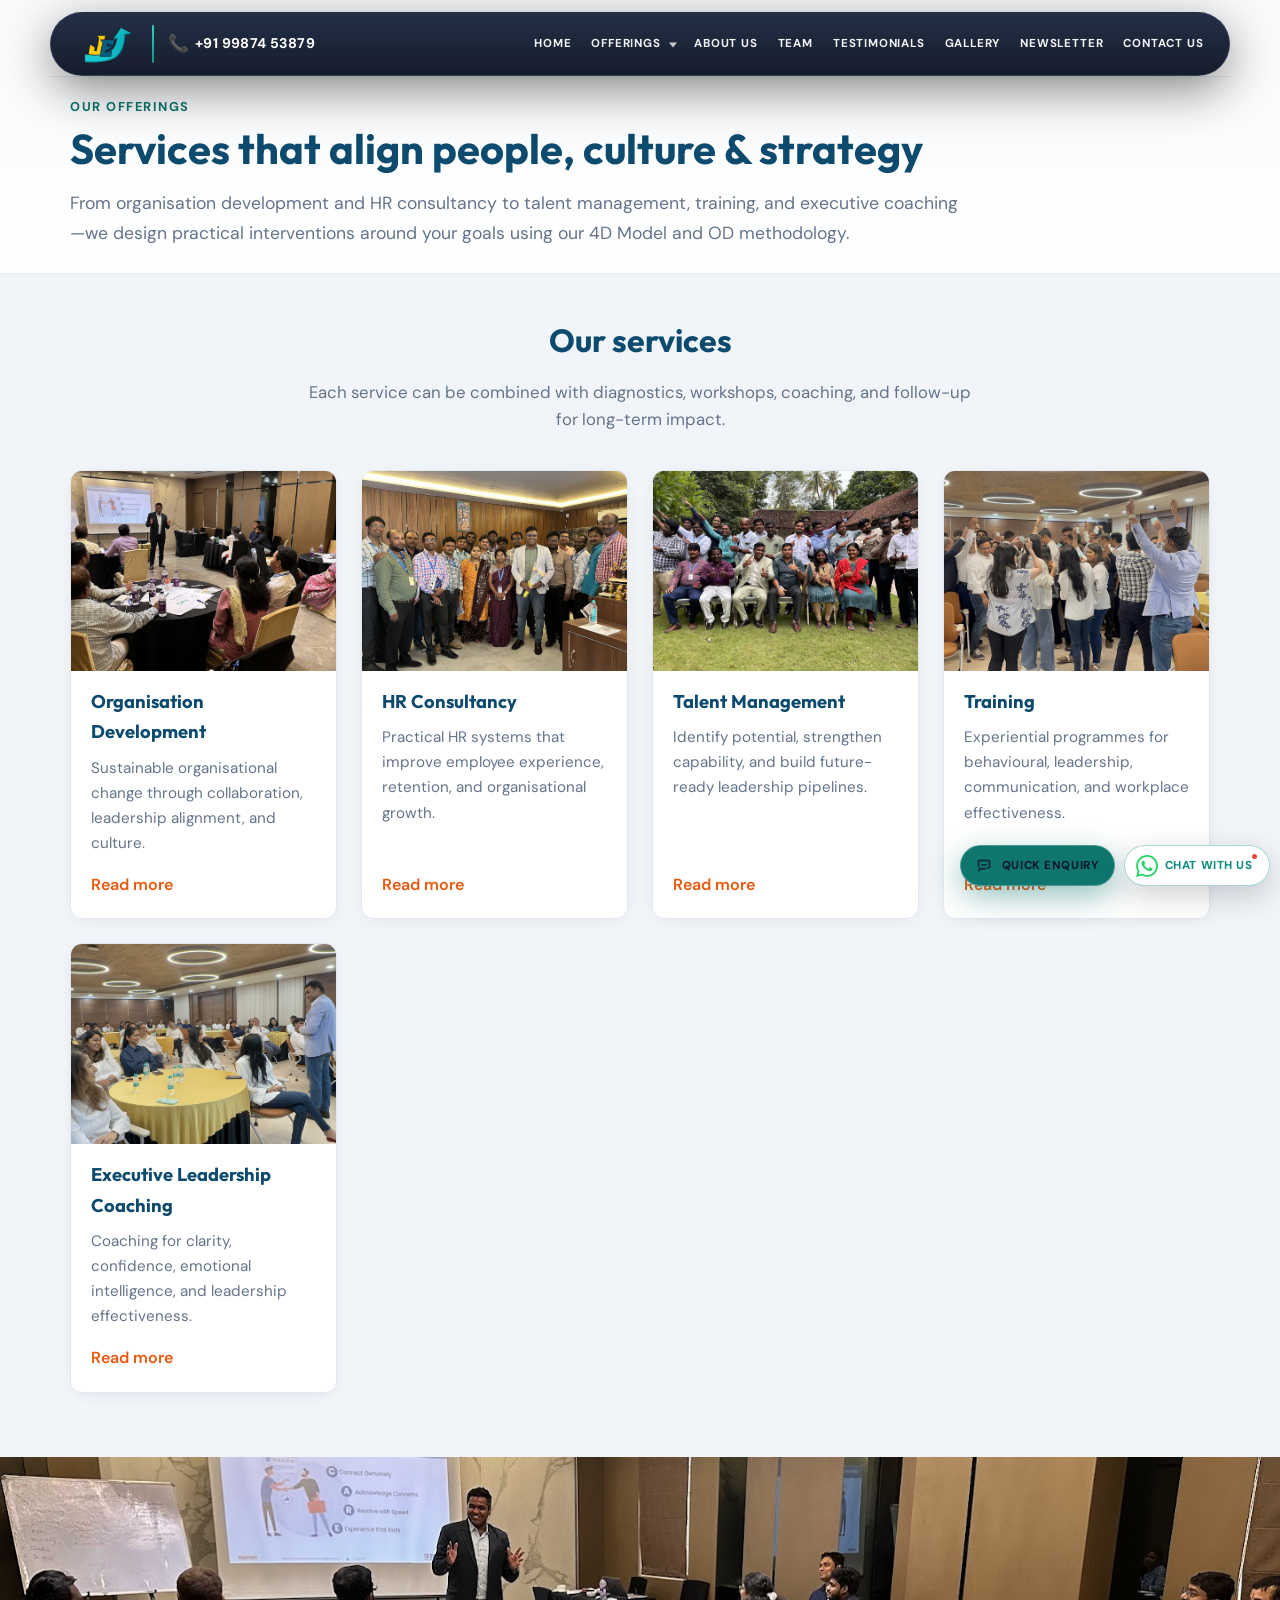
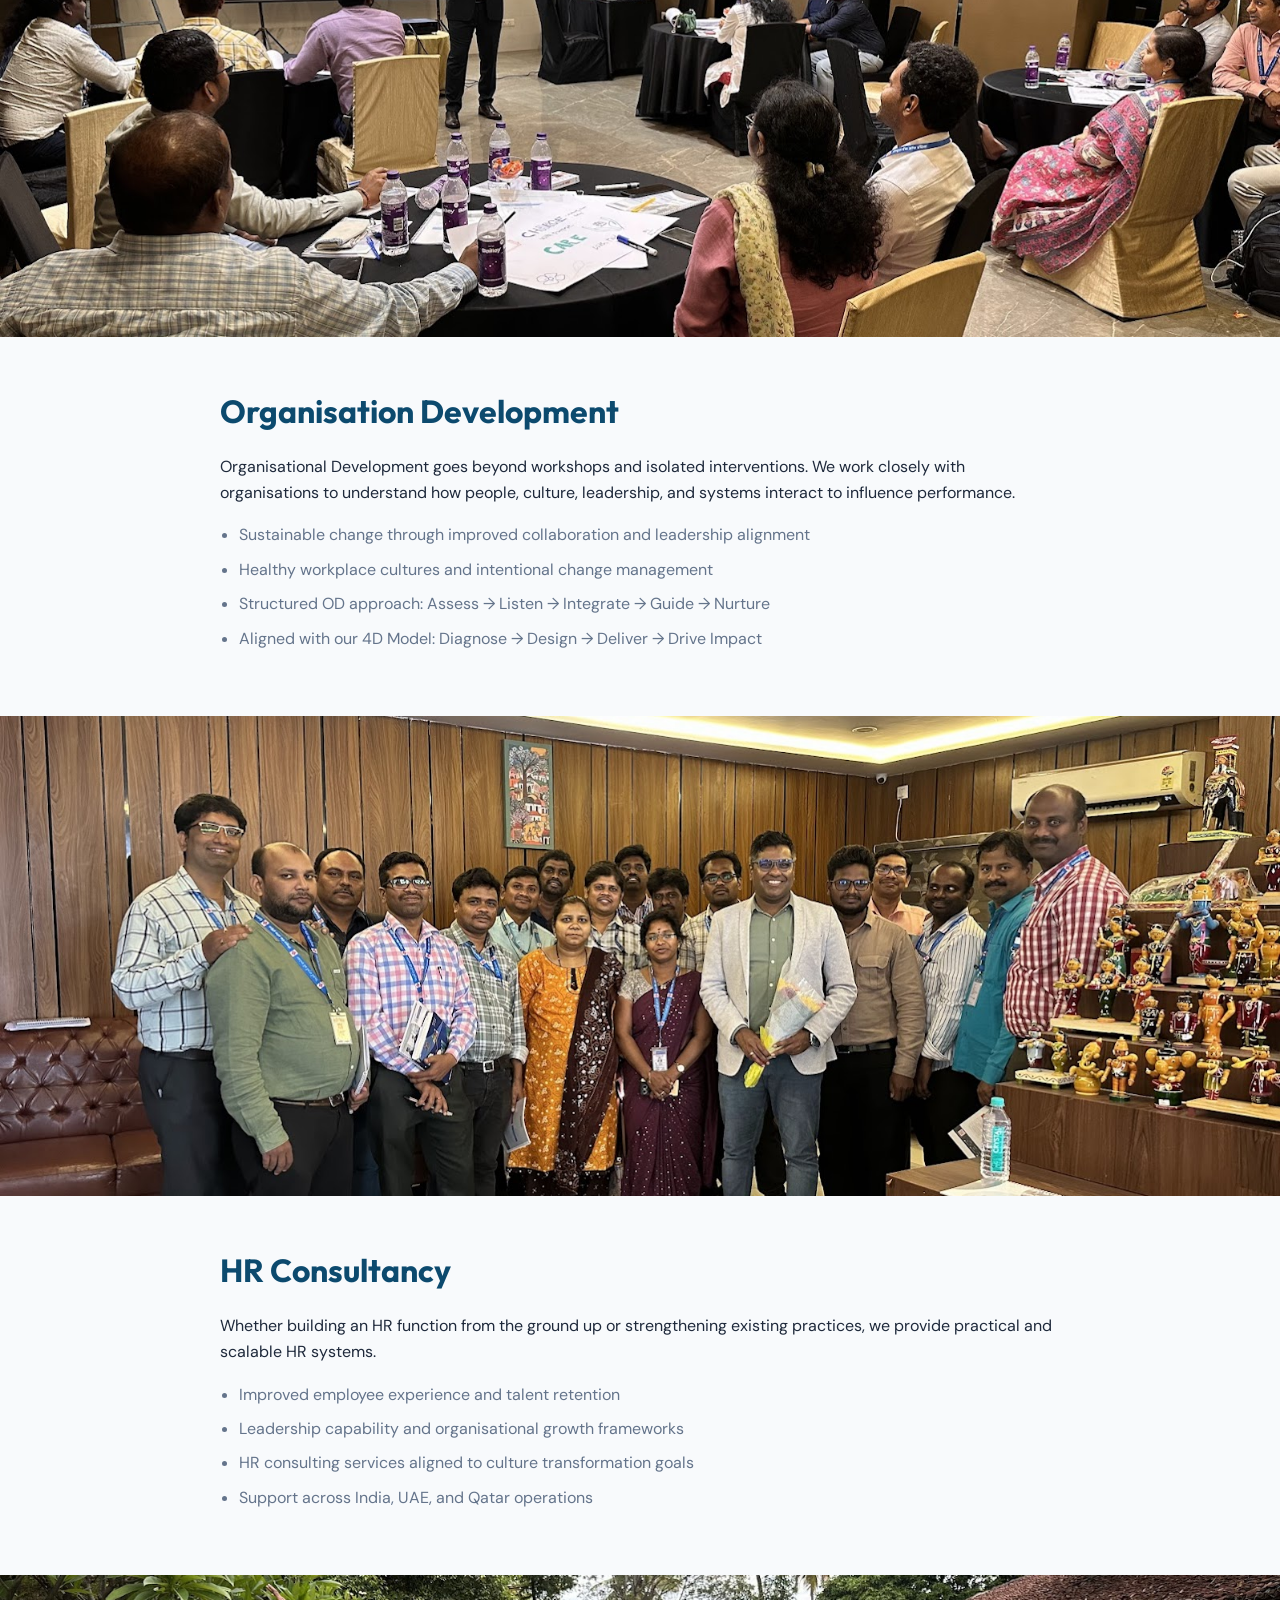
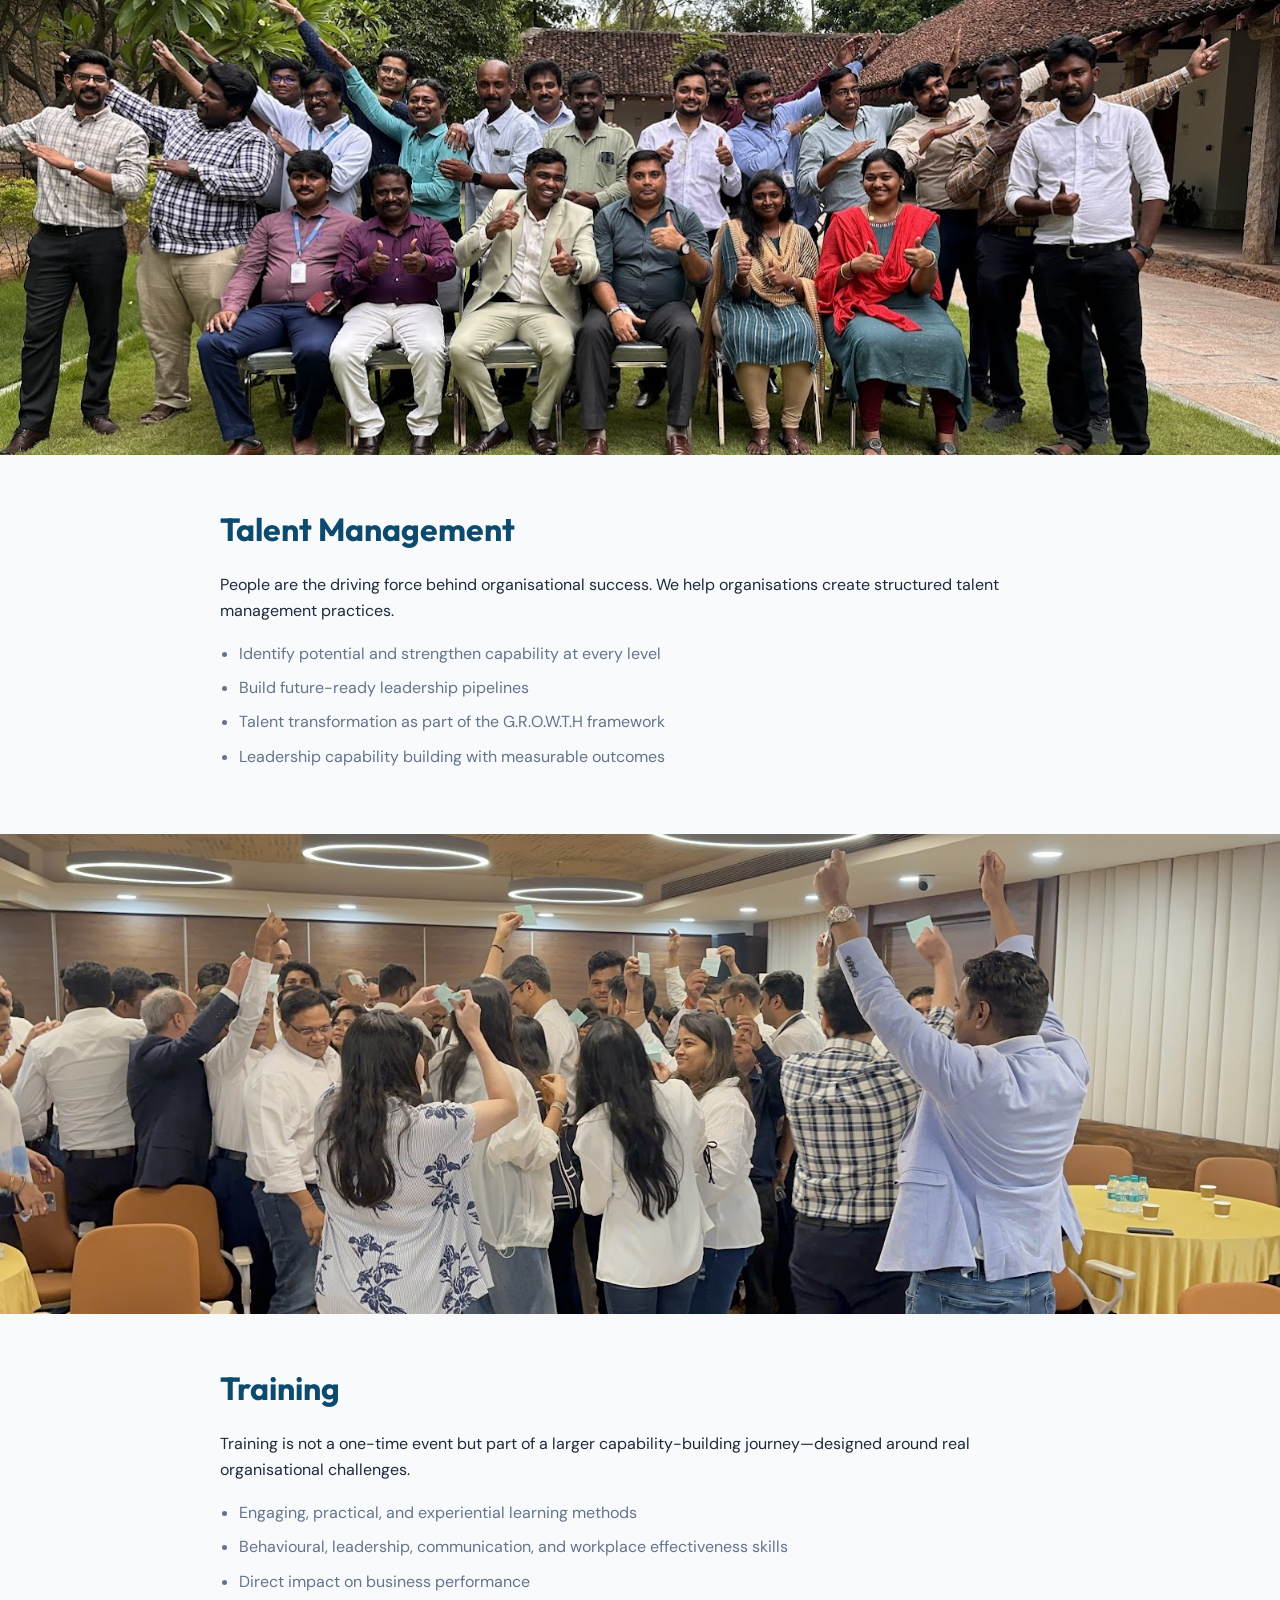
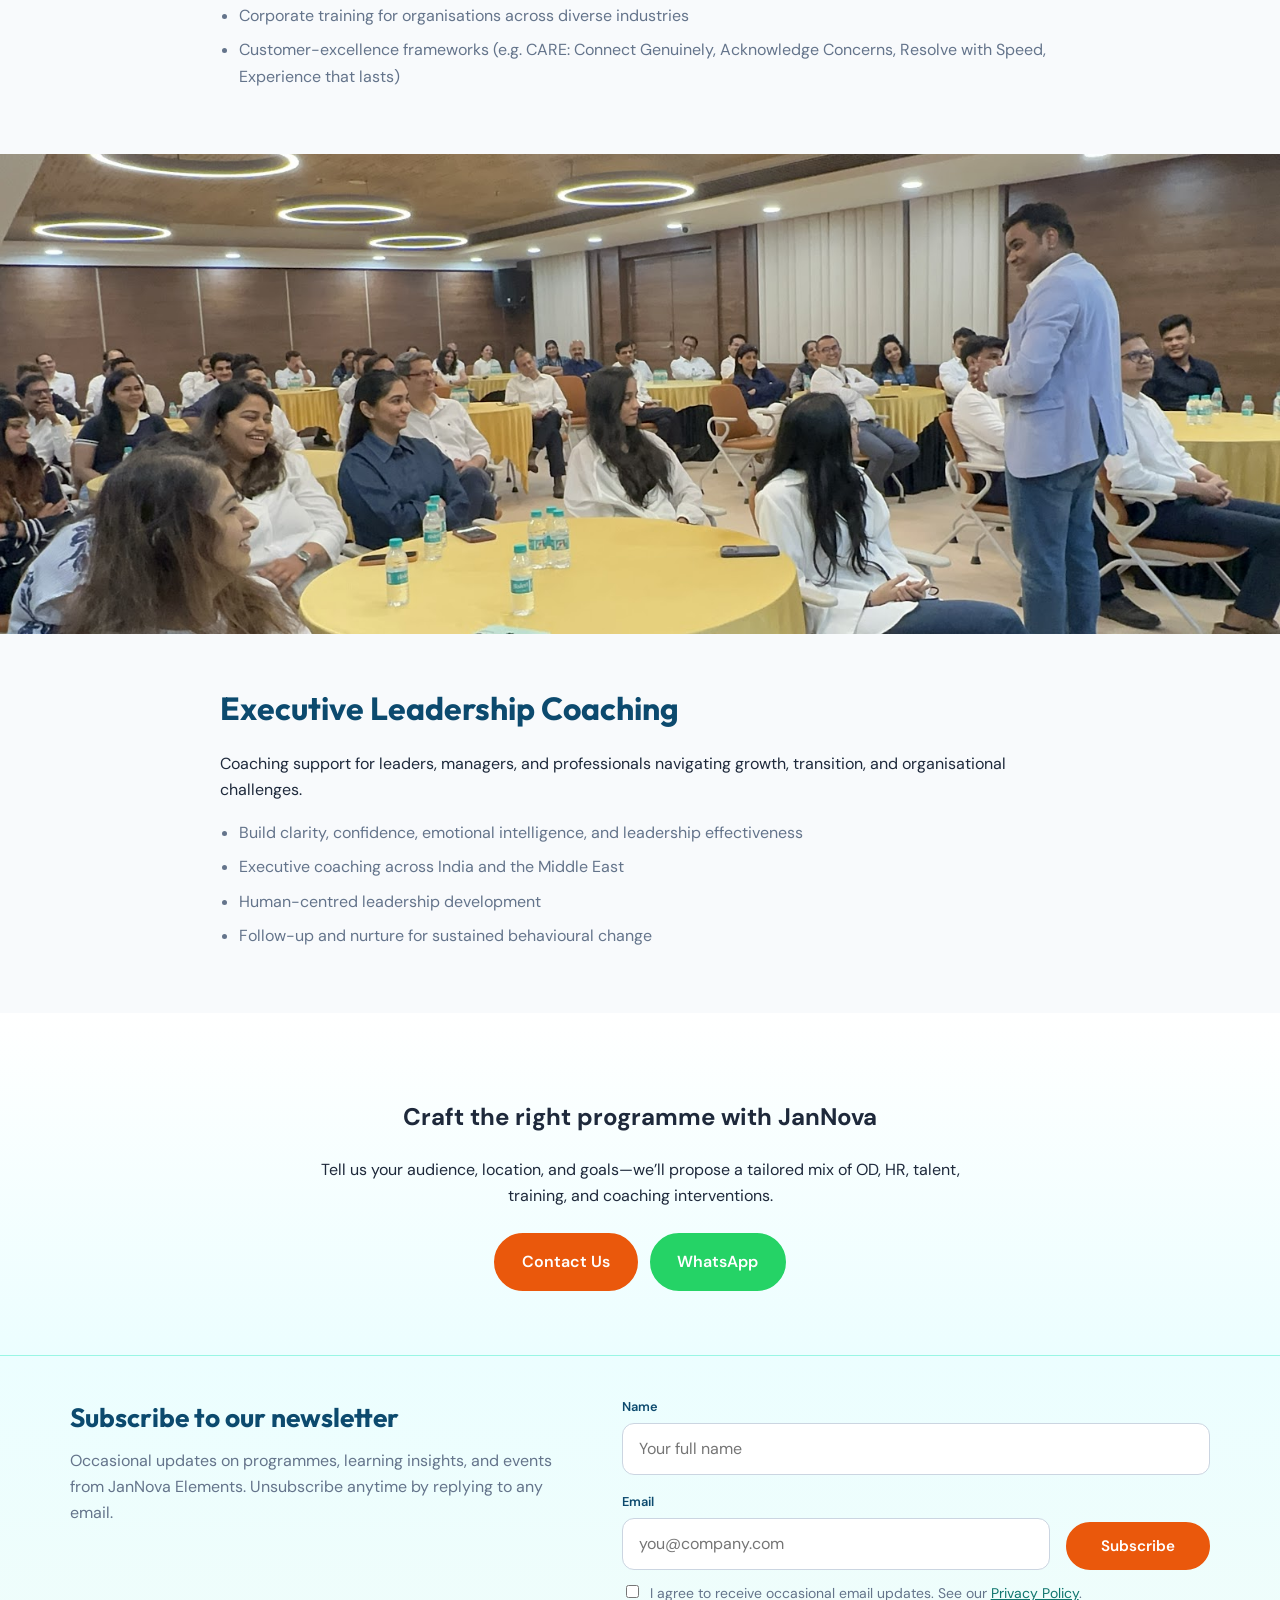
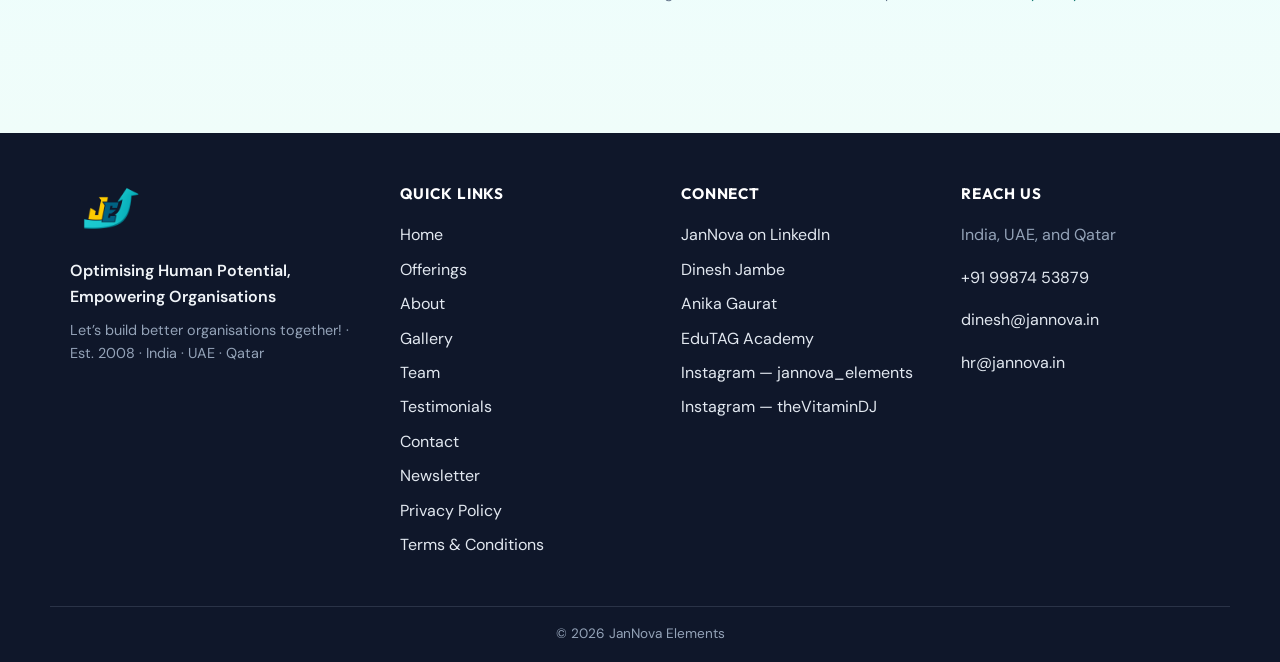
<file: offerings.html>
<!DOCTYPE html>
<html lang="en">
<head>
  <meta charset="UTF-8">
  <meta name="viewport" content="width=device-width, initial-scale=1.0">
  <link rel="icon" href="images/home/jannova_logo.png" type="image/png">
  <link rel="apple-touch-icon" href="images/home/jannova_logo.png">
  <title>Our Offerings | JanNova Elements — Training &amp; OD Programmes</title>
  <meta name="description" content="OD consultancy in Mumbai and India: organisational development, HR consulting services, talent management, corporate training for organisations, executive coaching, and change management across India, UAE and Qatar.">
  <meta name="keywords" content="OD consultancy in Mumbai, organisational development consultancy, HR consulting services, talent management consulting, corporate training for organisations, executive coaching India, change management consulting, leadership development consulting">
  <meta name="robots" content="index, follow">
  <link rel="canonical" href="https://jannova.in/offerings.html">
  <meta property="og:type" content="website">
  <meta property="og:url" content="https://jannova.in/offerings.html">
  <meta property="og:title" content="Our Offerings | JanNova Elements">
  <meta property="og:description" content="Organization development, HR consultancy, training, talent management and executive leadership coaching.">
  <link rel="preconnect" href="https://fonts.googleapis.com">
  <link rel="preconnect" href="https://fonts.gstatic.com" crossorigin>
  <link href="https://fonts.googleapis.com/css2?family=DM+Sans:ital,opsz,wght@0,9..40,400;0,9..40,500;0,9..40,600;0,9..40,700&family=Outfit:wght@500;600;700;800&display=swap" rel="stylesheet">
  <link rel="stylesheet" href="css/styles.css">
  <link rel="stylesheet" href="css/home-jannova.css">
</head>
<body class="page--jannova-nav">
  <a class="skip-link" href="#main">Skip to content</a>

  <div class="header-wrap header-wrap--jannova" id="headerWrap">
    <header class="site-header site-header--jannova site-header--pill" id="header">
      <div class="site-header__inner site-header__inner--jannova">
        <a href="index.html" class="logo-pill" aria-label="JanNova Elements home">
          <img src="images/home/jannova_logo.png" alt="" class="logo-img logo-img--header" width="180" height="180" decoding="async">
        </a>
        <span class="site-header__divider--teal" aria-hidden="true"></span>
        <a href="tel:+919987453879" class="site-header__phone-pill"><span class="phone-call-emoji" aria-hidden="true">📞</span> +91 99874 53879</a>
        <span class="site-header__spacer" aria-hidden="true"></span>
        <button type="button" class="nav-toggle nav-toggle--on-dark" id="navToggle" aria-label="Open menu" aria-expanded="false" aria-controls="primaryNav">
          <span></span><span></span><span></span>
        </button>
        <nav class="nav" id="primaryNav" aria-label="Primary">
          <div class="nav-drawer__head">
            <a href="index.html" class="nav-drawer__logo" aria-label="JanNova Elements home">
              <img src="images/home/jannova_logo.png" alt="" class="logo-img logo-img--drawer" width="160" height="160" decoding="async">
            </a>
            <button type="button" class="nav-drawer__close" id="navDrawerClose" aria-label="Close menu">
              <span aria-hidden="true">&times;</span>
            </button>
          </div>
          <ul class="nav__list">
            <li><a href="index.html">Home</a></li>
            <li class="nav__item nav__item--has-sub is-active-branch is-open" data-nav-page="offerings">
              <a href="offerings.html" class="nav__parent" aria-current="page">Offerings</a>
              <button type="button" class="nav__sub-toggle" aria-expanded="true" aria-controls="submenu-offerings" aria-label="Offerings submenu"></button>
              <ul class="nav__sub" id="submenu-offerings">
                <li><a href="offerings.html#organisation-development" data-nav-section="organisationDevelopment">Organisation Development</a></li>
                <li><a href="offerings.html#hr-consultancy" data-nav-section="hrConsultancy">HR Consultancy</a></li>
                <li><a href="offerings.html#talent-management" data-nav-section="talentManagement">Talent Management</a></li>
                <li><a href="offerings.html#training" data-nav-section="training">Training</a></li>
                <li><a href="offerings.html#executive-coaching" data-nav-section="executiveCoaching">Executive Leadership Coaching</a></li>
              </ul>
            </li>
            <li><a href="index.html#about" data-nav-section="about">About Us</a></li>
            <li><a href="team.html" data-nav-page="team">Team</a></li>
            <li><a href="index.html#testimonials" data-nav-section="testimonials">Testimonials</a></li>
            <li><a href="index.html#gallery" data-nav-section="gallery">Gallery</a></li>
            <li><a href="index.html#newsletter" data-nav-section="newsletter">Newsletter</a></li>
            <li><a href="index.html#contact" data-nav-section="contact">Contact Us</a></li>
          </ul>
          <div class="nav-drawer__footer">
            <a class="nav-drawer__cta nav-drawer__cta--enquiry" href="index.html#newsletter" data-nav-section="newsletter">Subscribe</a>
            <a class="nav-drawer__cta nav-drawer__cta--enquiry" href="index.html#contact" data-nav-section="contact">Quick Enquiry</a>
            <a class="nav-drawer__cta nav-drawer__cta--wa" href="https://wa.me/919987453879" target="_blank" rel="noopener noreferrer">Chat With Us</a>
          </div>
        </nav>
      </div>
    </header>
  </div>

  <div class="nav-backdrop" id="navBackdrop" aria-hidden="true"></div>

  <main id="main">
    <section class="page-hero" data-section="offeringsPageHero">
      <div class="container">
        <p class="page-hero__eyebrow">Our Offerings</p>
        <h1 class="page-hero__title">Services that align people, culture &amp; strategy</h1>
        <p class="page-hero__lede">From organisation development and HR consultancy to talent management, training, and executive coaching—we design practical interventions around your goals using our 4D Model and OD methodology.</p>
      </div>
    </section>

    <section class="section section--muted section--tight-top" data-section="offeringsOverview">
      <div class="container">
        <header class="section__head section__head--center">
          <h2>Our services</h2>
          <p>Each service can be combined with diagnostics, workshops, coaching, and follow-up for long-term impact.</p>
        </header>
        <div class="cards cards--offerings-hero">
          <a href="#organisation-development" class="card card--offer card--offer-link" data-nav-section="organisationDevelopment">
            <div class="card__img-wrap">
              <img src="images/about/workshop-care.jpg" alt="JanNova team in a facilitated organisation development workshop" width="640" height="360" loading="lazy">
            </div>
            <h3>Organisation Development</h3>
            <p>Sustainable organisational change through collaboration, leadership alignment, and culture.</p>
            <span class="card__link">Read more</span>
          </a>
          <a href="#hr-consultancy" class="card card--offer card--offer-link" data-nav-section="hrConsultancy">
            <div class="card__img-wrap">
              <img src="images/gallery/team-office.png" alt="JanNova team and client group" width="640" height="360" loading="lazy">
            </div>
            <h3>HR Consultancy</h3>
            <p>Practical HR systems that improve employee experience, retention, and organisational growth.</p>
            <span class="card__link">Read more</span>
          </a>
          <a href="#talent-management" class="card card--offer card--offer-link" data-nav-section="talentManagement">
            <div class="card__img-wrap">
              <img src="images/about/team-retreat.jpg" alt="Team at an outdoor talent and leadership retreat" width="640" height="360" loading="lazy">
            </div>
            <h3>Talent Management</h3>
            <p>Identify potential, strengthen capability, and build future-ready leadership pipelines.</p>
            <span class="card__link">Read more</span>
          </a>
          <a href="#training" class="card card--offer card--offer-link" data-nav-section="training">
            <div class="card__img-wrap">
              <img src="images/gallery/workshop-group.png" alt="Participants in a JanNova corporate training workshop" width="640" height="360" loading="lazy">
            </div>
            <h3>Training</h3>
            <p>Experiential programmes for behavioural, leadership, communication, and workplace effectiveness.</p>
            <span class="card__link">Read more</span>
          </a>
          <a href="#executive-coaching" class="card card--offer card--offer-link" data-nav-section="executiveCoaching">
            <div class="card__img-wrap">
              <img src="images/home/hero-workshop.jpg" alt="Leadership workshop with facilitator and team" width="640" height="360" loading="lazy">
            </div>
            <h3>Executive Leadership Coaching</h3>
            <p>Coaching for clarity, confidence, emotional intelligence, and leadership effectiveness.</p>
            <span class="card__link">Read more</span>
          </a>
        </div>
      </div>
    </section>

    <article class="offering-detail" id="organisation-development" data-section="organisationDevelopment">
      <div class="offering-detail__media">
        <img src="images/about/workshop-care.jpg" alt="JanNova organisation development workshop in session" width="1280" height="540" loading="lazy">
      </div>
      <div class="container offering-detail__body">
        <h2>Organisation Development</h2>
        <p class="lede">Organisational Development goes beyond workshops and isolated interventions. We work closely with organisations to understand how people, culture, leadership, and systems interact to influence performance.</p>
        <ul class="bullet-columns">
          <li>Sustainable change through improved collaboration and leadership alignment</li>
          <li>Healthy workplace cultures and intentional change management</li>
          <li>Structured OD approach: Assess → Listen → Integrate → Guide → Nurture</li>
          <li>Aligned with our 4D Model: Diagnose → Design → Deliver → Drive Impact</li>
        </ul>
      </div>
    </article>

    <article class="offering-detail offering-detail--alt" id="hr-consultancy" data-section="hrConsultancy">
      <div class="offering-detail__media">
        <img src="images/gallery/team-office.png" alt="JanNova team with client organisation" width="1280" height="540" loading="lazy">
      </div>
      <div class="container offering-detail__body">
        <h2>HR Consultancy</h2>
        <p class="lede">Whether building an HR function from the ground up or strengthening existing practices, we provide practical and scalable HR systems.</p>
        <ul class="bullet-columns">
          <li>Improved employee experience and talent retention</li>
          <li>Leadership capability and organisational growth frameworks</li>
          <li>HR consulting services aligned to culture transformation goals</li>
          <li>Support across India, UAE, and Qatar operations</li>
        </ul>
      </div>
    </article>

    <article class="offering-detail" id="talent-management" data-section="talentManagement">
      <div class="offering-detail__media">
        <img src="images/about/team-retreat.jpg" alt="Team building at a talent management offsite" width="1280" height="540" loading="lazy">
      </div>
      <div class="container offering-detail__body">
        <h2>Talent Management</h2>
        <p class="lede">People are the driving force behind organisational success. We help organisations create structured talent management practices.</p>
        <ul class="bullet-columns">
          <li>Identify potential and strengthen capability at every level</li>
          <li>Build future-ready leadership pipelines</li>
          <li>Talent transformation as part of the G.R.O.W.T.H framework</li>
          <li>Leadership capability building with measurable outcomes</li>
        </ul>
      </div>
    </article>

    <article class="offering-detail offering-detail--alt" id="training" data-section="training">
      <div class="offering-detail__media">
        <img src="images/gallery/workshop-group.png" alt="Corporate training workshop with JanNova" width="1280" height="540" loading="lazy">
      </div>
      <div class="container offering-detail__body">
        <h2>Training</h2>
        <p class="lede">Training is not a one-time event but part of a larger capability-building journey—designed around real organisational challenges.</p>
        <ul class="bullet-columns">
          <li>Engaging, practical, and experiential learning methods</li>
          <li>Behavioural, leadership, communication, and workplace effectiveness skills</li>
          <li>Direct impact on business performance</li>
          <li>Corporate training for organisations across diverse industries</li>
          <li>Customer-excellence frameworks (e.g. CARE: Connect Genuinely, Acknowledge Concerns, Resolve with Speed, Experience that lasts)</li>
        </ul>
      </div>
    </article>

    <article class="offering-detail" id="executive-coaching" data-section="executiveCoaching">
      <div class="offering-detail__media">
        <img src="images/home/hero-workshop.jpg" alt="Executive leadership coaching workshop" width="1280" height="540" loading="lazy">
      </div>
      <div class="container offering-detail__body">
        <h2>Executive Leadership Coaching</h2>
        <p class="lede">Coaching support for leaders, managers, and professionals navigating growth, transition, and organisational challenges.</p>
        <ul class="bullet-columns">
          <li>Build clarity, confidence, emotional intelligence, and leadership effectiveness</li>
          <li>Executive coaching across India and the Middle East</li>
          <li>Human-centred leadership development</li>
          <li>Follow-up and nurture for sustained behavioural change</li>
        </ul>
      </div>
    </article>

    <section class="section section--cta" data-section="offeringsCta">
      <div class="container container--narrow text-center">
        <h2>Craft the right programme with JanNova</h2>
        <p class="lede" style="margin-bottom:1.5rem">Tell us your audience, location, and goals—we’ll propose a tailored mix of OD, HR, talent, training, and coaching interventions.</p>
        <div class="hero__actions" style="justify-content:center">
          <a class="btn btn--primary btn--lg" href="index.html#contact">Contact Us</a>
          <a class="btn btn--whatsapp btn--lg" href="https://wa.me/919987453879" target="_blank" rel="noopener noreferrer">WhatsApp</a>
        </div>
      </div>
    </section>

    <section class="newsletter-band" id="newsletter" data-section="newsletter" aria-labelledby="newsletter-heading">
      <div class="container newsletter-band__inner">
        <div class="newsletter-band__copy">
          <h2 id="newsletter-heading">Subscribe to our newsletter</h2>
          <p>Occasional updates on programmes, learning insights, and events from JanNova Elements. Unsubscribe anytime by replying to any email.</p>
        </div>
        <form class="newsletter-form" id="newsletterForm" action="#" method="post" novalidate>
          <input type="text" class="newsletter-form__honeypot" id="newsletterHoneypot" name="website" tabindex="-1" autocomplete="off" aria-hidden="true">
          <div class="newsletter-form__row">
            <div class="newsletter-form__field">
              <label for="newsletterName">Name</label>
              <input type="text" id="newsletterName" name="name" required autocomplete="name" placeholder="Your full name">
            </div>
            <div class="newsletter-form__field">
              <label for="newsletterEmail">Email</label>
              <input type="email" id="newsletterEmail" name="email" required autocomplete="email" placeholder="you@company.com" inputmode="email">
            </div>
            <button type="submit" class="btn btn--primary newsletter-form__submit" id="newsletterSubmit">Subscribe</button>
          </div>
          <label class="newsletter-form__consent">
            <input type="checkbox" id="newsletterConsent" name="consent" required value="yes">
            <span>I agree to receive occasional email updates. See our <a href="privacy.html">Privacy Policy</a>.</span>
          </label>
          <p class="newsletter-form__status newsletter-form__status--success" id="newsletterSuccess" role="status" aria-live="polite" hidden>Thank you — you're on the list.</p>
          <p class="newsletter-form__status newsletter-form__status--error" id="newsletterError" role="alert" aria-live="assertive" hidden></p>
        </form>
      </div>
    </section>
  </main>

  <footer class="site-footer">
    <div class="container site-footer__grid">
      <div>
        <a href="index.html" class="logo logo--footer" aria-label="JanNova Elements home">
          <img src="images/home/jannova_logo.png" alt="" class="logo-img logo-img--footer" width="200" height="200" decoding="async">
        </a>
        <p class="footer-tagline">Optimising Human Potential, Empowering Organisations</p>
        <p class="footer-copy">Let’s build better organisations together! · Est. 2008 · India · UAE · Qatar</p>
      </div>
      <div>
        <h4 class="footer-heading">Quick links</h4>
        <ul class="footer-links">
          <li><a href="index.html">Home</a></li>
          <li><a href="offerings.html" data-nav-page="offerings">Offerings</a></li>
          <li><a href="index.html#about" data-nav-section="about">About</a></li>
          <li><a href="index.html#gallery" data-nav-section="gallery">Gallery</a></li>
          <li><a href="team.html" data-nav-page="team">Team</a></li>
          <li><a href="index.html#testimonials" data-nav-section="testimonials">Testimonials</a></li>
          <li><a href="index.html#contact" data-nav-section="contact">Contact</a></li>
          <li><a href="index.html#newsletter" data-nav-section="newsletter">Newsletter</a></li>
          <li><a href="privacy.html">Privacy Policy</a></li>
          <li><a href="terms.html">Terms &amp; Conditions</a></li>
        </ul>
      </div>
      <div>
        <h4 class="footer-heading">Connect</h4>
        <ul class="footer-links">
          <li><a href="https://www.linkedin.com/company/jannova-elements/" target="_blank" rel="noopener noreferrer">JanNova on LinkedIn</a></li>
          <li><a href="https://www.linkedin.com/in/dinesh-trainer-facilitator/" target="_blank" rel="noopener noreferrer">Dinesh Jambe</a></li>
          <li><a href="https://www.linkedin.com/in/anikag01/" target="_blank" rel="noopener noreferrer">Anika Gaurat</a></li>
          <li><a href="https://www.linkedin.com/company/edutag-academy/" target="_blank" rel="noopener noreferrer">EduTAG Academy</a></li>
          <li><a href="https://www.instagram.com/jannova_elements/" target="_blank" rel="noopener noreferrer">Instagram — jannova_elements</a></li>
          <li><a href="https://www.instagram.com/theVitaminDJ/" target="_blank" rel="noopener noreferrer">Instagram — theVitaminDJ</a></li>
        </ul>
      </div>
      <div>
        <h4 class="footer-heading">Reach us</h4>
        <p class="footer-address">India, UAE, and Qatar</p>
        <p><a href="tel:+919987453879">+91 99874 53879</a></p>
        <p><a href="mailto:dinesh@jannova.in">dinesh@jannova.in</a></p>
        <p><a href="mailto:hr@jannova.in">hr@jannova.in</a></p>
      </div>
    </div>
    <div class="container site-footer__base">
      <p>&copy; <span id="year"></span> JanNova Elements</p>
    </div>
  </footer>

  <div class="fab-bar" role="complementary" aria-label="Quick contact">
    <a href="index.html#contact" class="fab-bar__enquiry" data-nav-section="contact">
      <svg class="fab-bar__svg" width="22" height="22" viewBox="0 0 24 24" fill="none" aria-hidden="true">
        <path d="M6 14h8v2H8l-2 3V14zm11-9c1.1 0 2 .9 2 2v6c0 1.1-.9 2-2 2h-2v-2h2V7H7v6H5V7c0-1.1.9-2 2-2h10z" fill="currentColor" opacity="0.85"/>
        <path d="M9 10h6v1.5H9V10z" fill="currentColor"/>
      </svg>
      Quick Enquiry
    </a>
    <a href="https://wa.me/919987453879" class="fab-bar__chat" target="_blank" rel="noopener noreferrer">
      <span class="fab-bar__dot" aria-hidden="true"></span>
      <svg width="22" height="22" viewBox="0 0 24 24" aria-hidden="true"><path fill="#25D366" d="M17.472 14.382c-.297-.149-1.758-.867-2.03-.967-.273-.099-.471-.148-.67.15-.197.297-.767.966-.94 1.164-.173.199-.347.223-.644.075-.297-.15-1.255-.463-2.39-1.475-.883-.788-1.48-1.761-1.653-2.059-.173-.297-.018-.458.13-.606.134-.133.298-.347.446-.52.149-.174.198-.298.298-.497.099-.198.05-.371-.025-.52-.075-.149-.669-1.612-.916-2.207-.242-.579-.487-.5-.669-.51-.173-.008-.371-.01-.57-.01-.198 0-.52.074-.792.372-.272.297-1.04 1.016-1.04 2.479 0 1.462 1.065 2.875 1.213 3.074.149.198 2.096 3.2 5.077 4.487.709.306 1.262.489 1.694.625.712.227 1.36.195 1.871.118.571-.085 1.758-.719 2.006-1.413.248-.694.248-1.289.173-1.413-.074-.124-.272-.198-.57-.347m-5.421 7.403h-.004a9.87 9.87 0 01-5.031-1.378l-.361-.214-3.741.982.998-3.648-.235-.374a9.86 9.86 0 01-1.51-5.26c.001-5.45 4.436-9.884 9.888-9.884 2.64 0 5.122 1.03 6.988 2.898a9.825 9.825 0 012.893 6.994c-.003 5.45-4.435 9.884-9.885 9.884m8.413-18.297A11.815 11.815 0 0012.05 0C5.495 0 .16 5.335.157 11.892c0 2.096.547 4.142 1.588 5.945L.057 24l6.305-1.654a11.882 11.882 0 005.683 1.448h.005c6.554 0 11.89-5.335 11.893-11.893a11.821 11.821 0 00-3.48-8.413Z"/></svg>
      Chat With Us
    </a>
  </div>

  <script src="js/site-config.js"></script>
  <script src="js/section-visibility.js"></script>
  <script src="js/newsletter-config.js"></script>
  <script src="js/newsletter.js" defer></script>
  <script src="js/main.js" defer></script>
</body>
</html>
</file>
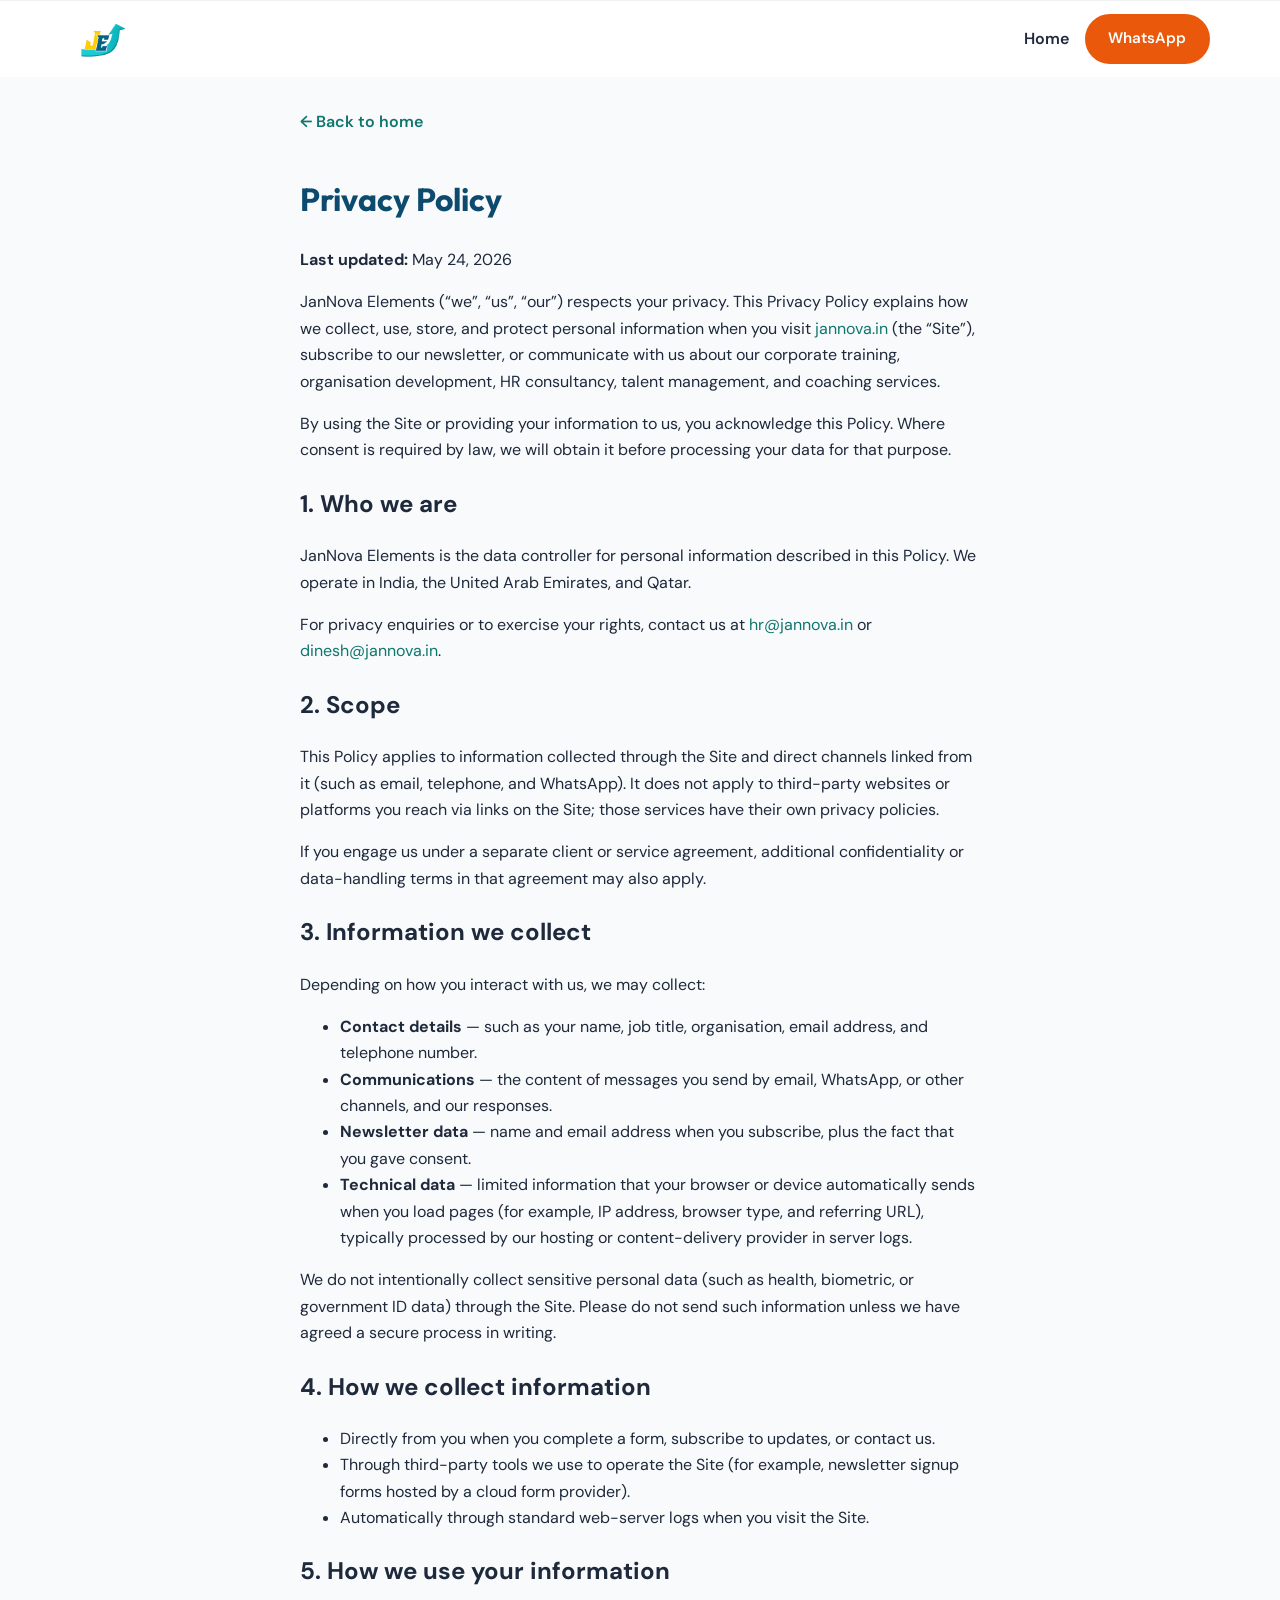
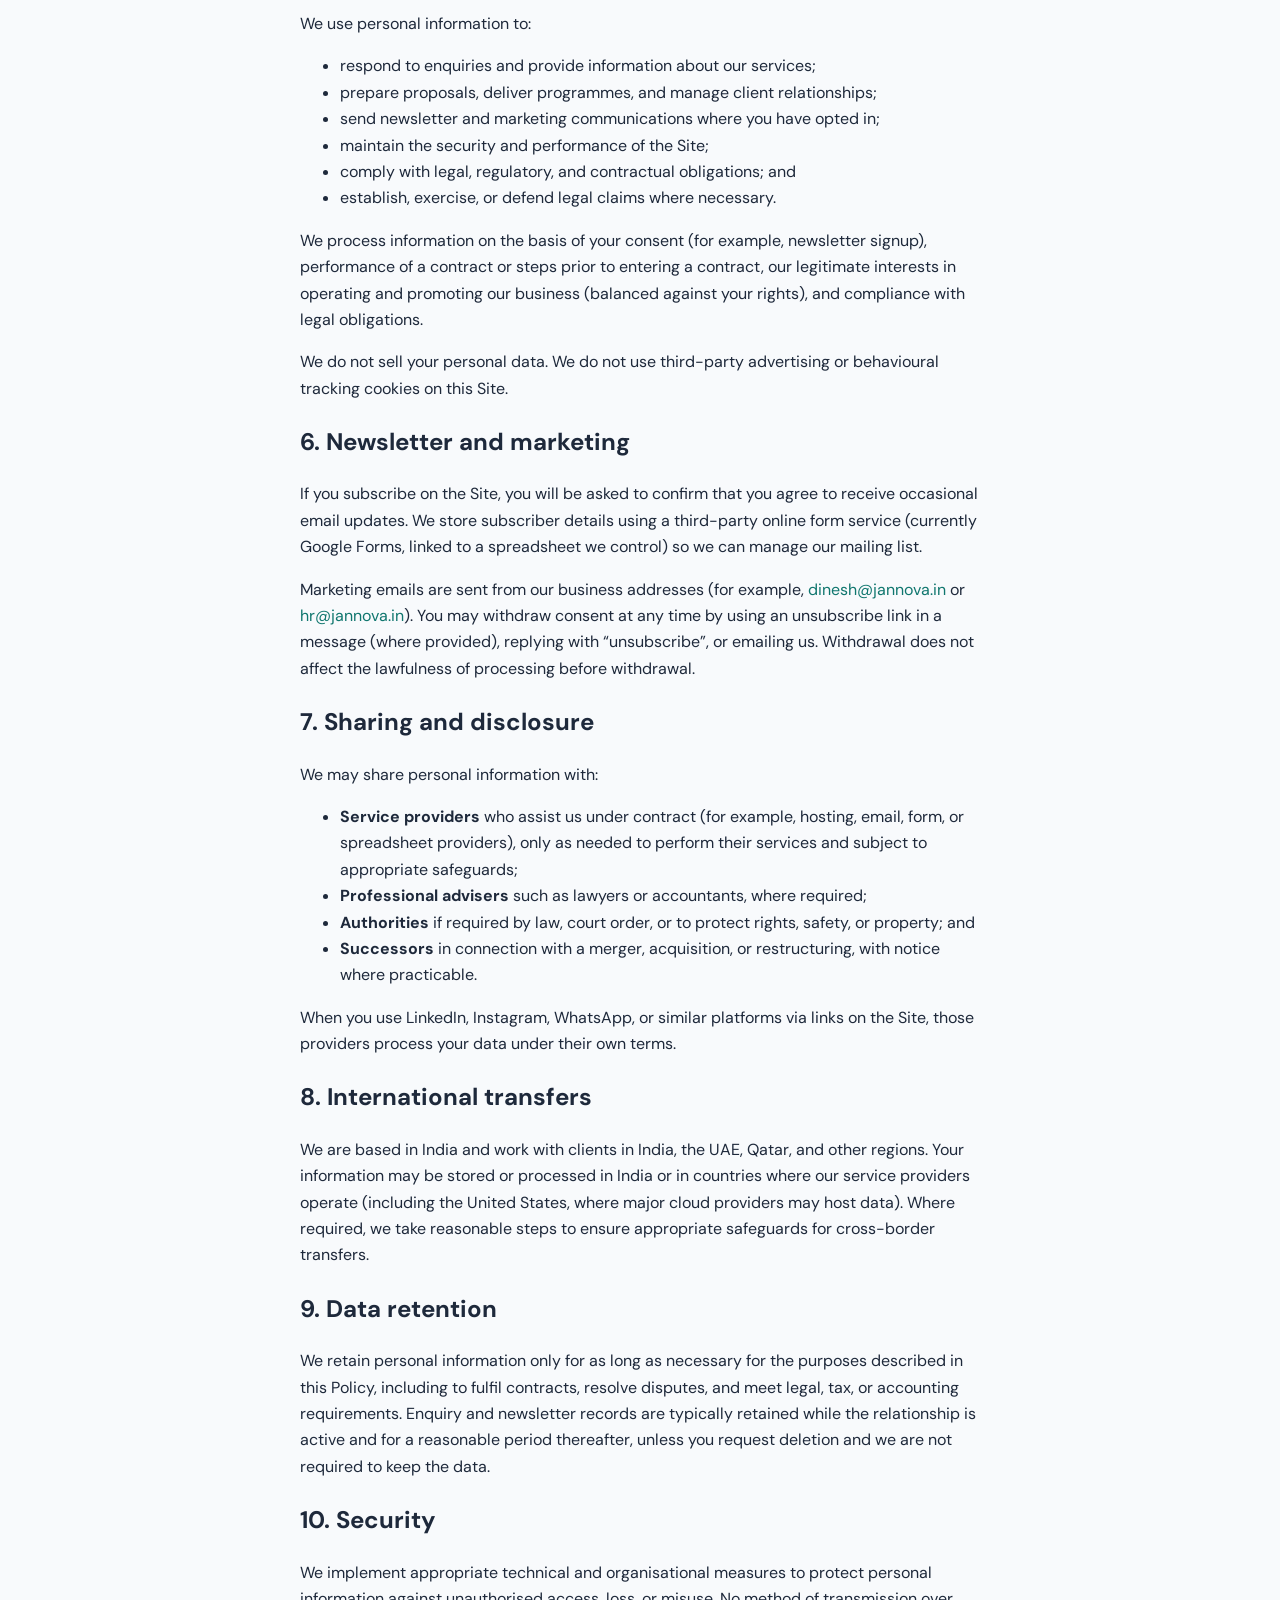
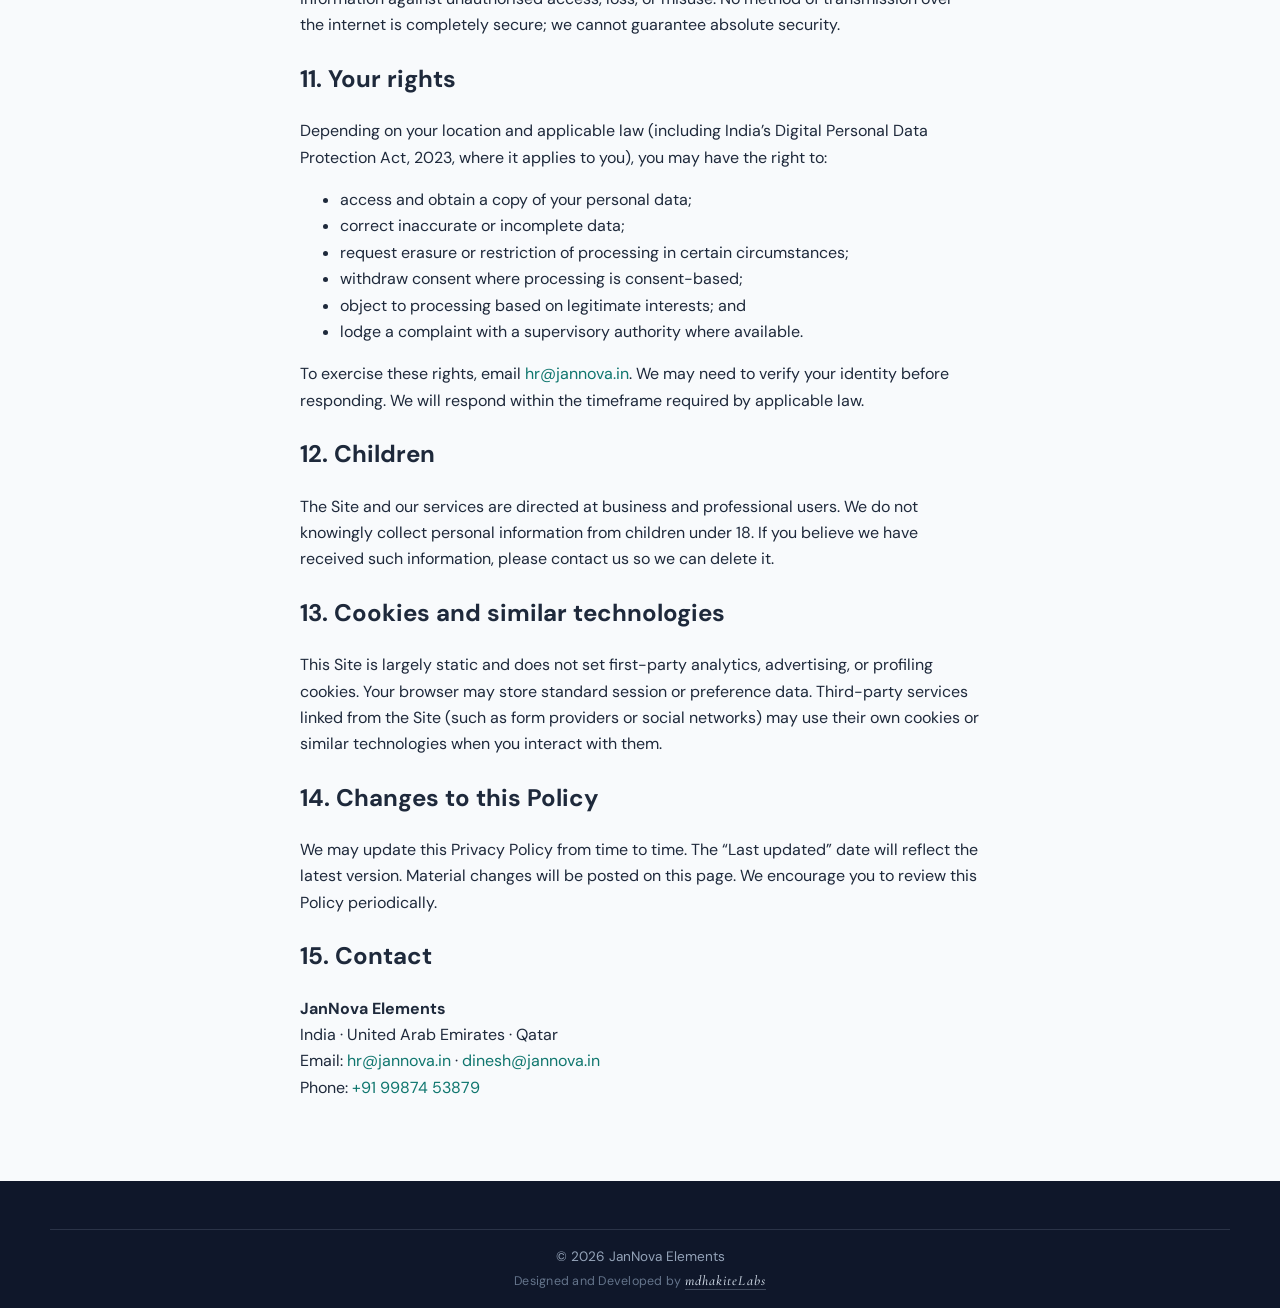
<file: privacy.html>
<!DOCTYPE html>
<html lang="en">
<head>
  <meta charset="UTF-8">
  <meta name="viewport" content="width=device-width, initial-scale=1.0">
  <link rel="icon" href="images/home/jannova_logo.png" type="image/png">
  <link rel="apple-touch-icon" href="images/home/jannova_logo.png">
  <title>Privacy Policy | JanNova Elements</title>
  <meta name="description" content="Privacy policy for JanNova Elements — how we handle contact, newsletter and enquiry data for our corporate training and OD services.">
  <meta name="robots" content="index, follow">
  <link rel="canonical" href="https://jannova.in/privacy.html">
  <link rel="preconnect" href="https://fonts.googleapis.com">
  <link rel="preconnect" href="https://fonts.gstatic.com" crossorigin>
  <link href="https://fonts.googleapis.com/css2?family=DM+Sans:ital,opsz,wght@0,9..40,400;0,9..40,600;0,9..40,700&family=Outfit:wght@600&display=swap" rel="stylesheet">
  <link rel="stylesheet" href="css/styles.css">
</head>
<body class="legal-page">
  <header class="site-header site-header--simple">
    <div class="container site-header__inner">
      <a href="index.html" class="logo" aria-label="JanNova Elements home">
        <img src="images/home/jannova_logo.png" alt="" class="logo-img logo-img--simple" width="140" height="140" decoding="async">
      </a>
      <div class="site-header__actions">
        <a href="index.html" class="simple-nav-link">Home</a>
        <a class="btn btn--primary" href="https://wa.me/919987453879" target="_blank" rel="noopener noreferrer">WhatsApp</a>
      </div>
    </div>
  </header>
  <main>
    <a class="back" href="index.html">&larr; Back to home</a>
    <h1>Privacy Policy</h1>
    <p><strong>Last updated:</strong> May 24, 2026</p>
    <p>JanNova Elements (“we”, “us”, “our”) respects your privacy. This Privacy Policy explains how we collect, use, store, and protect personal information when you visit <a href="https://jannova.in/">jannova.in</a> (the “Site”), subscribe to our newsletter, or communicate with us about our corporate training, organisation development, HR consultancy, talent management, and coaching services.</p>
    <p>By using the Site or providing your information to us, you acknowledge this Policy. Where consent is required by law, we will obtain it before processing your data for that purpose.</p>

    <h2>1. Who we are</h2>
    <p>JanNova Elements is the data controller for personal information described in this Policy. We operate in India, the United Arab Emirates, and Qatar.</p>
    <p>For privacy enquiries or to exercise your rights, contact us at <a href="mailto:hr@jannova.in">hr@jannova.in</a> or <a href="mailto:dinesh@jannova.in">dinesh@jannova.in</a>.</p>

    <h2>2. Scope</h2>
    <p>This Policy applies to information collected through the Site and direct channels linked from it (such as email, telephone, and WhatsApp). It does not apply to third-party websites or platforms you reach via links on the Site; those services have their own privacy policies.</p>
    <p>If you engage us under a separate client or service agreement, additional confidentiality or data-handling terms in that agreement may also apply.</p>

    <h2>3. Information we collect</h2>
    <p>Depending on how you interact with us, we may collect:</p>
    <ul>
      <li><strong>Contact details</strong> — such as your name, job title, organisation, email address, and telephone number.</li>
      <li><strong>Communications</strong> — the content of messages you send by email, WhatsApp, or other channels, and our responses.</li>
      <li><strong>Newsletter data</strong> — name and email address when you subscribe, plus the fact that you gave consent.</li>
      <li><strong>Technical data</strong> — limited information that your browser or device automatically sends when you load pages (for example, IP address, browser type, and referring URL), typically processed by our hosting or content-delivery provider in server logs.</li>
    </ul>
    <p>We do not intentionally collect sensitive personal data (such as health, biometric, or government ID data) through the Site. Please do not send such information unless we have agreed a secure process in writing.</p>

    <h2>4. How we collect information</h2>
    <ul>
      <li>Directly from you when you complete a form, subscribe to updates, or contact us.</li>
      <li>Through third-party tools we use to operate the Site (for example, newsletter signup forms hosted by a cloud form provider).</li>
      <li>Automatically through standard web-server logs when you visit the Site.</li>
    </ul>

    <h2>5. How we use your information</h2>
    <p>We use personal information to:</p>
    <ul>
      <li>respond to enquiries and provide information about our services;</li>
      <li>prepare proposals, deliver programmes, and manage client relationships;</li>
      <li>send newsletter and marketing communications where you have opted in;</li>
      <li>maintain the security and performance of the Site;</li>
      <li>comply with legal, regulatory, and contractual obligations; and</li>
      <li>establish, exercise, or defend legal claims where necessary.</li>
    </ul>
    <p>We process information on the basis of your consent (for example, newsletter signup), performance of a contract or steps prior to entering a contract, our legitimate interests in operating and promoting our business (balanced against your rights), and compliance with legal obligations.</p>
    <p>We do not sell your personal data. We do not use third-party advertising or behavioural tracking cookies on this Site.</p>

    <h2>6. Newsletter and marketing</h2>
    <p>If you subscribe on the Site, you will be asked to confirm that you agree to receive occasional email updates. We store subscriber details using a third-party online form service (currently Google Forms, linked to a spreadsheet we control) so we can manage our mailing list.</p>
    <p>Marketing emails are sent from our business addresses (for example, <a href="mailto:dinesh@jannova.in">dinesh@jannova.in</a> or <a href="mailto:hr@jannova.in">hr@jannova.in</a>). You may withdraw consent at any time by using an unsubscribe link in a message (where provided), replying with “unsubscribe”, or emailing us. Withdrawal does not affect the lawfulness of processing before withdrawal.</p>

    <h2>7. Sharing and disclosure</h2>
    <p>We may share personal information with:</p>
    <ul>
      <li><strong>Service providers</strong> who assist us under contract (for example, hosting, email, form, or spreadsheet providers), only as needed to perform their services and subject to appropriate safeguards;</li>
      <li><strong>Professional advisers</strong> such as lawyers or accountants, where required;</li>
      <li><strong>Authorities</strong> if required by law, court order, or to protect rights, safety, or property; and</li>
      <li><strong>Successors</strong> in connection with a merger, acquisition, or restructuring, with notice where practicable.</li>
    </ul>
    <p>When you use LinkedIn, Instagram, WhatsApp, or similar platforms via links on the Site, those providers process your data under their own terms.</p>

    <h2>8. International transfers</h2>
    <p>We are based in India and work with clients in India, the UAE, Qatar, and other regions. Your information may be stored or processed in India or in countries where our service providers operate (including the United States, where major cloud providers may host data). Where required, we take reasonable steps to ensure appropriate safeguards for cross-border transfers.</p>

    <h2>9. Data retention</h2>
    <p>We retain personal information only for as long as necessary for the purposes described in this Policy, including to fulfil contracts, resolve disputes, and meet legal, tax, or accounting requirements. Enquiry and newsletter records are typically retained while the relationship is active and for a reasonable period thereafter, unless you request deletion and we are not required to keep the data.</p>

    <h2>10. Security</h2>
    <p>We implement appropriate technical and organisational measures to protect personal information against unauthorised access, loss, or misuse. No method of transmission over the internet is completely secure; we cannot guarantee absolute security.</p>

    <h2>11. Your rights</h2>
    <p>Depending on your location and applicable law (including India’s Digital Personal Data Protection Act, 2023, where it applies to you), you may have the right to:</p>
    <ul>
      <li>access and obtain a copy of your personal data;</li>
      <li>correct inaccurate or incomplete data;</li>
      <li>request erasure or restriction of processing in certain circumstances;</li>
      <li>withdraw consent where processing is consent-based;</li>
      <li>object to processing based on legitimate interests; and</li>
      <li>lodge a complaint with a supervisory authority where available.</li>
    </ul>
    <p>To exercise these rights, email <a href="mailto:hr@jannova.in">hr@jannova.in</a>. We may need to verify your identity before responding. We will respond within the timeframe required by applicable law.</p>

    <h2>12. Children</h2>
    <p>The Site and our services are directed at business and professional users. We do not knowingly collect personal information from children under 18. If you believe we have received such information, please contact us so we can delete it.</p>

    <h2>13. Cookies and similar technologies</h2>
    <p>This Site is largely static and does not set first-party analytics, advertising, or profiling cookies. Your browser may store standard session or preference data. Third-party services linked from the Site (such as form providers or social networks) may use their own cookies or similar technologies when you interact with them.</p>

    <h2>14. Changes to this Policy</h2>
    <p>We may update this Privacy Policy from time to time. The “Last updated” date will reflect the latest version. Material changes will be posted on this page. We encourage you to review this Policy periodically.</p>

    <h2>15. Contact</h2>
    <p>
      <strong>JanNova Elements</strong><br>
      India · United Arab Emirates · Qatar<br>
      Email: <a href="mailto:hr@jannova.in">hr@jannova.in</a> · <a href="mailto:dinesh@jannova.in">dinesh@jannova.in</a><br>
      Phone: <a href="tel:+919987453879">+91 99874 53879</a>
    </p>
  </main>
  <footer class="site-footer">
    <div class="container site-footer__base">
      <p>&copy; <span id="year"></span> JanNova Elements</p>
      <p class="footer-credit">Designed and Developed by <a href="https://mdhakite.xyz/" class="footer-credit__brand" target="_blank" rel="noopener noreferrer">mdhakiteLabs</a></p>
    </div>
  </footer>
  <script src="js/main.js" defer></script>
</body>
</html>
</file>
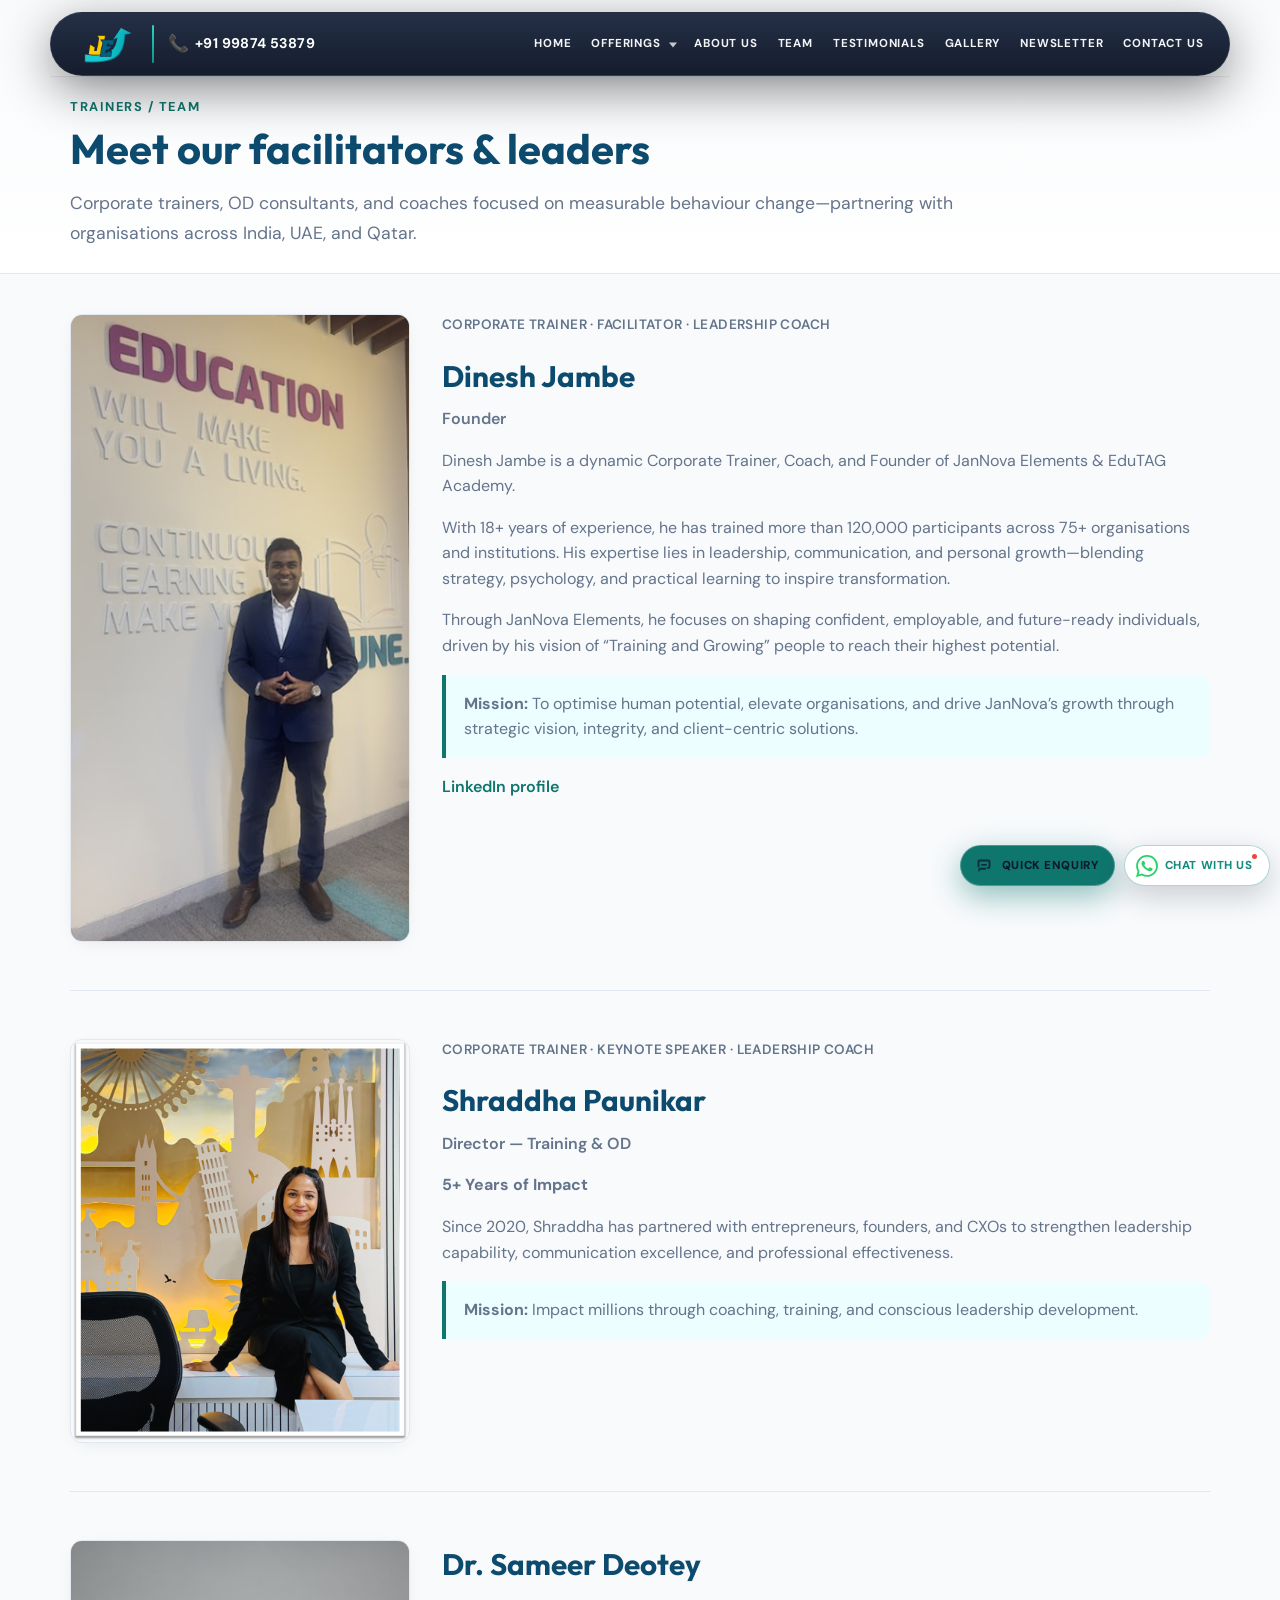
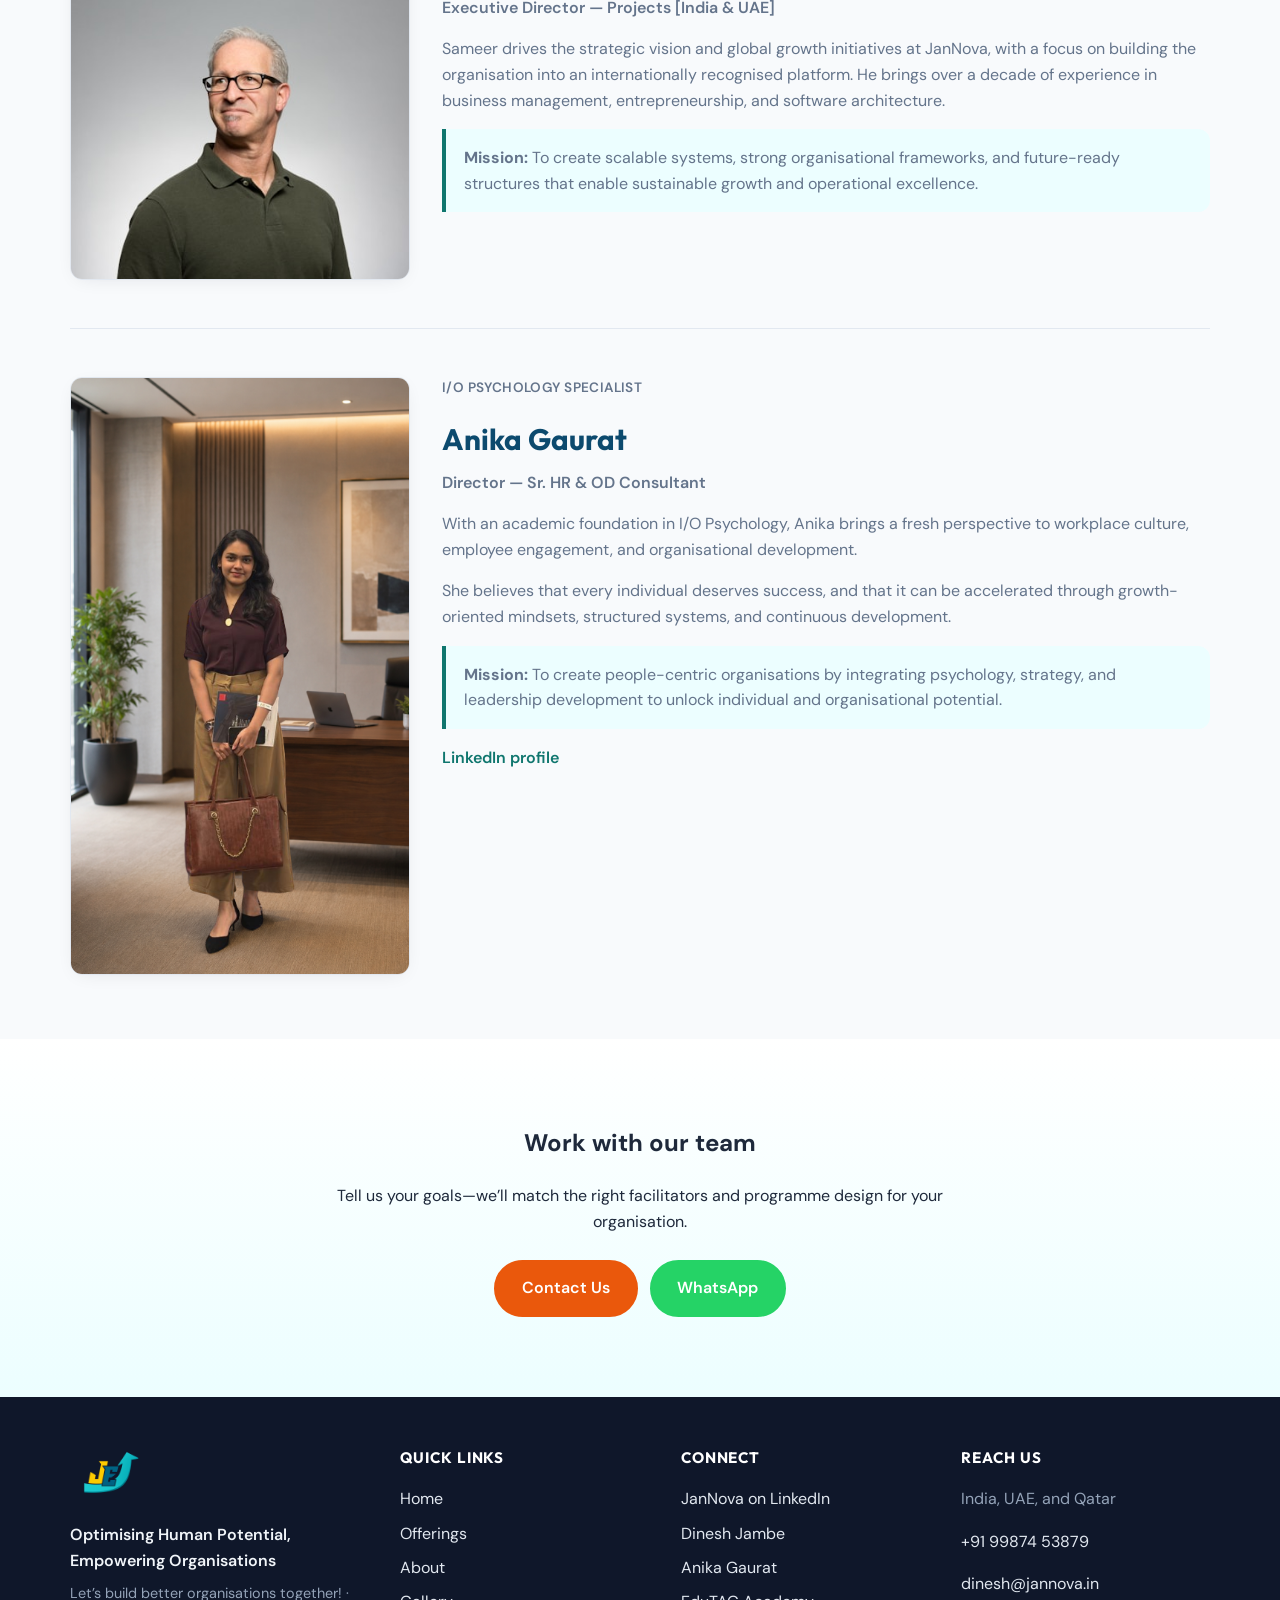
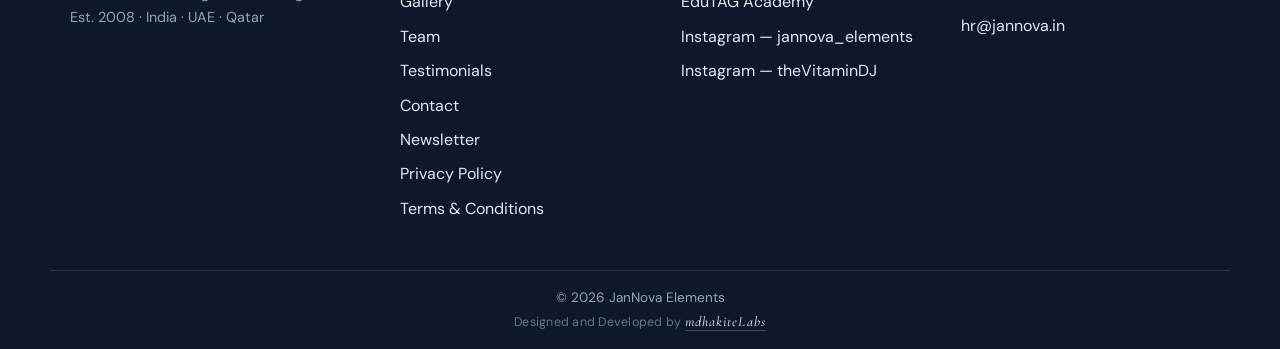
<file: team.html>
<!DOCTYPE html>
<html lang="en">
<head>
  <meta charset="UTF-8">
  <meta name="viewport" content="width=device-width, initial-scale=1.0">
  <link rel="icon" href="images/home/jannova_logo.png" type="image/png">
  <link rel="apple-touch-icon" href="images/home/jannova_logo.png">
  <title>Trainers &amp; Team | JanNova Elements</title>
  <meta name="description" content="Meet JanNova Elements trainers: leadership development, executive coaching, and organisational development facilitators serving India, UAE and Qatar.">
  <meta name="keywords" content="leadership development consulting, executive coaching India, corporate training Mumbai, organisational development consultancy, people and culture consulting">
  <meta name="robots" content="index, follow">
  <link rel="canonical" href="https://jannova.in/team.html">
  <meta property="og:type" content="website">
  <meta property="og:url" content="https://jannova.in/team.html">
  <meta property="og:title" content="Trainers &amp; Team | JanNova Elements">
  <meta property="og:description" content="Corporate trainers, OD consultants and leadership coaches at JanNova Elements.">
  <link rel="preconnect" href="https://fonts.googleapis.com">
  <link rel="preconnect" href="https://fonts.gstatic.com" crossorigin>
  <link href="https://fonts.googleapis.com/css2?family=DM+Sans:ital,opsz,wght@0,9..40,400;0,9..40,500;0,9..40,600;0,9..40,700&family=Outfit:wght@500;600;700;800&display=swap" rel="stylesheet">
  <link rel="stylesheet" href="css/styles.css">
  <link rel="stylesheet" href="css/home-jannova.css">
</head>
<body class="page--jannova-nav">
  <a class="skip-link" href="#main">Skip to content</a>

  <div class="header-wrap header-wrap--jannova" id="headerWrap">
    <header class="site-header site-header--jannova site-header--pill" id="header">
      <div class="site-header__inner site-header__inner--jannova">
        <a href="index.html" class="logo-pill" aria-label="JanNova Elements home">
          <img src="images/home/jannova_logo.png" alt="" class="logo-img logo-img--header" width="180" height="180" decoding="async">
        </a>
        <span class="site-header__divider--teal" aria-hidden="true"></span>
        <a href="tel:+919987453879" class="site-header__phone-pill"><span class="phone-call-emoji" aria-hidden="true">📞</span> +91 99874 53879</a>
        <span class="site-header__spacer" aria-hidden="true"></span>
        <button type="button" class="nav-toggle nav-toggle--on-dark" id="navToggle" aria-label="Open menu" aria-expanded="false" aria-controls="primaryNav">
          <span></span><span></span><span></span>
        </button>
        <nav class="nav" id="primaryNav" aria-label="Primary">
          <div class="nav-drawer__head">
            <a href="index.html" class="nav-drawer__logo" aria-label="JanNova Elements home">
              <img src="images/home/jannova_logo.png" alt="" class="logo-img logo-img--drawer" width="160" height="160" decoding="async">
            </a>
            <button type="button" class="nav-drawer__close" id="navDrawerClose" aria-label="Close menu">
              <span aria-hidden="true">&times;</span>
            </button>
          </div>
          <ul class="nav__list">
            <li><a href="index.html">Home</a></li>
            <li class="nav__item nav__item--has-sub" data-nav-page="offerings">
              <a href="offerings.html" class="nav__parent">Offerings</a>
              <button type="button" class="nav__sub-toggle" aria-expanded="false" aria-controls="submenu-offerings" aria-label="Offerings submenu"></button>
              <ul class="nav__sub" id="submenu-offerings">
                <li><a href="offerings.html#organisation-development" data-nav-section="organisationDevelopment">Organisation Development</a></li>
                <li><a href="offerings.html#hr-consultancy" data-nav-section="hrConsultancy">HR Consultancy</a></li>
                <li><a href="offerings.html#talent-management" data-nav-section="talentManagement">Talent Management</a></li>
                <li><a href="offerings.html#training" data-nav-section="training">Training</a></li>
                <li><a href="offerings.html#executive-coaching" data-nav-section="executiveCoaching">Executive Leadership Coaching</a></li>
              </ul>
            </li>
            <li><a href="index.html#about" data-nav-section="about">About Us</a></li>
            <li><a href="team.html" aria-current="page" data-nav-page="team">Team</a></li>
            <li><a href="index.html#testimonials" data-nav-section="testimonials">Testimonials</a></li>
            <li><a href="index.html#gallery" data-nav-section="gallery">Gallery</a></li>
            <li><a href="index.html#newsletter" data-nav-section="newsletter">Newsletter</a></li>
            <li><a href="index.html#contact" data-nav-section="contact">Contact Us</a></li>
          </ul>
          <div class="nav-drawer__footer">
            <a class="nav-drawer__cta nav-drawer__cta--enquiry" href="index.html#newsletter" data-nav-section="newsletter">Subscribe</a>
            <a class="nav-drawer__cta nav-drawer__cta--enquiry" href="index.html#contact" data-nav-section="contact">Quick Enquiry</a>
            <a class="nav-drawer__cta nav-drawer__cta--wa" href="https://wa.me/919987453879" target="_blank" rel="noopener noreferrer">Chat With Us</a>
          </div>
        </nav>
      </div>
    </header>
  </div>

  <div class="nav-backdrop" id="navBackdrop" aria-hidden="true"></div>

  <main id="main">
    <section class="page-hero" data-section="teamPageHero">
      <div class="container">
        <p class="page-hero__eyebrow">Trainers / Team</p>
        <h1 class="page-hero__title">Meet our facilitators &amp; leaders</h1>
        <p class="page-hero__lede">Corporate trainers, OD consultants, and coaches focused on measurable behaviour change—partnering with organisations across India, UAE, and Qatar.</p>
      </div>
    </section>

    <section class="section section--tight-top">
      <div class="container team-profiles">
        <article class="team-profile" id="dinesh-jambe" data-section="teamDinesh">
          <div class="team-profile__media">
            <img src="images/team/dinesh.png" alt="Dinesh Jambe" width="480" height="640" loading="lazy">
          </div>
          <div class="team-profile__body">
            <p class="team-profile__tags">Corporate Trainer · Facilitator · Leadership Coach</p>
            <h2>Dinesh Jambe</h2>
            <p class="team-profile__title">Founder</p>
            <p>Dinesh Jambe is a dynamic Corporate Trainer, Coach, and Founder of JanNova Elements &amp; EduTAG Academy.</p>
            <p>With 18+ years of experience, he has trained more than 120,000 participants across 75+ organisations and institutions. His expertise lies in leadership, communication, and personal growth—blending strategy, psychology, and practical learning to inspire transformation.</p>
            <p>Through JanNova Elements, he focuses on shaping confident, employable, and future-ready individuals, driven by his vision of “Training and Growing” people to reach their highest potential.</p>
            <p class="team-profile__mission"><strong>Mission:</strong> To optimise human potential, elevate organisations, and drive JanNova’s growth through strategic vision, integrity, and client-centric solutions.</p>
            <p><a href="https://www.linkedin.com/in/dinesh-trainer-facilitator/" target="_blank" rel="noopener noreferrer" class="inline-link">LinkedIn profile</a></p>
          </div>
        </article>

        <article class="team-profile team-profile--alt" id="shraddha-paunikar" data-section="teamShraddha">
          <div class="team-profile__media">
            <img src="images/team/shraddha.png" alt="Shraddha Paunikar" width="480" height="640" loading="lazy">
          </div>
          <div class="team-profile__body">
            <p class="team-profile__tags">Corporate Trainer · Keynote Speaker · Leadership Coach</p>
            <h2>Shraddha Paunikar</h2>
            <p class="team-profile__title">Director — Training &amp; OD</p>
            <p><strong>5+ Years of Impact</strong></p>
            <p>Since 2020, Shraddha has partnered with entrepreneurs, founders, and CXOs to strengthen leadership capability, communication excellence, and professional effectiveness.</p>
            <p class="team-profile__mission"><strong>Mission:</strong> Impact millions through coaching, training, and conscious leadership development.</p>
          </div>
        </article>

        <article class="team-profile" id="sameer-deotey" data-section="teamSameer">
          <div class="team-profile__media">
            <img src="images/team/sameer.jpg" alt="Dr. Sameer Deotey" width="480" height="640" loading="lazy">
          </div>
          <div class="team-profile__body">
            <h2>Dr. Sameer Deotey</h2>
            <p class="team-profile__title">Executive Director — Projects [India &amp; UAE]</p>
            <p>Sameer drives the strategic vision and global growth initiatives at JanNova, with a focus on building the organisation into an internationally recognised platform. He brings over a decade of experience in business management, entrepreneurship, and software architecture.</p>
            <p class="team-profile__mission"><strong>Mission:</strong> To create scalable systems, strong organisational frameworks, and future-ready structures that enable sustainable growth and operational excellence.</p>
          </div>
        </article>

        <article class="team-profile team-profile--alt" id="anika-gaurat" data-section="teamAnika">
          <div class="team-profile__media">
            <img src="images/team/anika.png" alt="Anika Gaurat" width="480" height="640" loading="lazy">
          </div>
          <div class="team-profile__body">
            <p class="team-profile__tags">I/O Psychology Specialist</p>
            <h2>Anika Gaurat</h2>
            <p class="team-profile__title">Director — Sr. HR &amp; OD Consultant</p>
            <p>With an academic foundation in I/O Psychology, Anika brings a fresh perspective to workplace culture, employee engagement, and organisational development.</p>
            <p>She believes that every individual deserves success, and that it can be accelerated through growth-oriented mindsets, structured systems, and continuous development.</p>
            <p class="team-profile__mission"><strong>Mission:</strong> To create people-centric organisations by integrating psychology, strategy, and leadership development to unlock individual and organisational potential.</p>
            <p><a href="https://www.linkedin.com/in/anikag01/" target="_blank" rel="noopener noreferrer" class="inline-link">LinkedIn profile</a></p>
          </div>
        </article>
      </div>
    </section>

    <section class="section section--cta" data-section="teamCta">
      <div class="container container--narrow text-center">
        <h2>Work with our team</h2>
        <p class="lede" style="margin-bottom:1.5rem">Tell us your goals—we’ll match the right facilitators and programme design for your organisation.</p>
        <div class="hero__actions" style="justify-content:center">
          <a class="btn btn--primary btn--lg" href="index.html#contact">Contact Us</a>
          <a class="btn btn--whatsapp btn--lg" href="https://wa.me/919987453879" target="_blank" rel="noopener noreferrer">WhatsApp</a>
        </div>
      </div>
    </section>
  </main>

  <footer class="site-footer">
    <div class="container site-footer__grid">
      <div>
        <a href="index.html" class="logo logo--footer" aria-label="JanNova Elements home">
          <img src="images/home/jannova_logo.png" alt="" class="logo-img logo-img--footer" width="200" height="200" decoding="async">
        </a>
        <p class="footer-tagline">Optimising Human Potential, Empowering Organisations</p>
        <p class="footer-copy">Let’s build better organisations together! · Est. 2008 · India · UAE · Qatar</p>
      </div>
      <div>
        <h4 class="footer-heading">Quick links</h4>
        <ul class="footer-links">
          <li><a href="index.html">Home</a></li>
          <li><a href="offerings.html" data-nav-page="offerings">Offerings</a></li>
          <li><a href="index.html#about" data-nav-section="about">About</a></li>
          <li><a href="index.html#gallery" data-nav-section="gallery">Gallery</a></li>
          <li><a href="team.html" data-nav-page="team">Team</a></li>
          <li><a href="index.html#testimonials" data-nav-section="testimonials">Testimonials</a></li>
          <li><a href="index.html#contact" data-nav-section="contact">Contact</a></li>
          <li><a href="index.html#newsletter" data-nav-section="newsletter">Newsletter</a></li>
          <li><a href="privacy.html">Privacy Policy</a></li>
          <li><a href="terms.html">Terms &amp; Conditions</a></li>
        </ul>
      </div>
      <div>
        <h4 class="footer-heading">Connect</h4>
        <ul class="footer-links">
          <li><a href="https://www.linkedin.com/company/jannova-elements/" target="_blank" rel="noopener noreferrer">JanNova on LinkedIn</a></li>
          <li><a href="https://www.linkedin.com/in/dinesh-trainer-facilitator/" target="_blank" rel="noopener noreferrer">Dinesh Jambe</a></li>
          <li><a href="https://www.linkedin.com/in/anikag01/" target="_blank" rel="noopener noreferrer">Anika Gaurat</a></li>
          <li><a href="https://www.linkedin.com/company/edutag-academy/" target="_blank" rel="noopener noreferrer">EduTAG Academy</a></li>
          <li><a href="https://www.instagram.com/jannova_elements/" target="_blank" rel="noopener noreferrer">Instagram — jannova_elements</a></li>
          <li><a href="https://www.instagram.com/theVitaminDJ/" target="_blank" rel="noopener noreferrer">Instagram — theVitaminDJ</a></li>
        </ul>
      </div>
      <div>
        <h4 class="footer-heading">Reach us</h4>
        <p class="footer-address">India, UAE, and Qatar</p>
        <p><a href="tel:+919987453879">+91 99874 53879</a></p>
        <p><a href="mailto:dinesh@jannova.in">dinesh@jannova.in</a></p>
        <p><a href="mailto:hr@jannova.in">hr@jannova.in</a></p>
      </div>
    </div>
    <div class="container site-footer__base">
      <p>&copy; <span id="year"></span> JanNova Elements</p>
      <p class="footer-credit">Designed and Developed by <a href="https://mdhakite.xyz/" class="footer-credit__brand" target="_blank" rel="noopener noreferrer">mdhakiteLabs</a></p>
    </div>
  </footer>

  <div class="fab-bar" role="complementary" aria-label="Quick contact">
    <a href="index.html#contact" class="fab-bar__enquiry" data-nav-section="contact">
      <svg class="fab-bar__svg" width="22" height="22" viewBox="0 0 24 24" fill="none" aria-hidden="true">
        <path d="M6 14h8v2H8l-2 3V14zm11-9c1.1 0 2 .9 2 2v6c0 1.1-.9 2-2 2h-2v-2h2V7H7v6H5V7c0-1.1.9-2 2-2h10z" fill="currentColor" opacity="0.85"/>
        <path d="M9 10h6v1.5H9V10z" fill="currentColor"/>
      </svg>
      Quick Enquiry
    </a>
    <a href="https://wa.me/919987453879" class="fab-bar__chat" target="_blank" rel="noopener noreferrer">
      <span class="fab-bar__dot" aria-hidden="true"></span>
      <svg width="22" height="22" viewBox="0 0 24 24" aria-hidden="true"><path fill="#25D366" d="M17.472 14.382c-.297-.149-1.758-.867-2.03-.967-.273-.099-.471-.148-.67.15-.197.297-.767.966-.94 1.164-.173.199-.347.223-.644.075-.297-.15-1.255-.463-2.39-1.475-.883-.788-1.48-1.761-1.653-2.059-.173-.297-.018-.458.13-.606.134-.133.298-.347.446-.52.149-.174.198-.298.298-.497.099-.198.05-.371-.025-.52-.075-.149-.669-1.612-.916-2.207-.242-.579-.487-.5-.669-.51-.173-.008-.371-.01-.57-.01-.198 0-.52.074-.792.372-.272.297-1.04 1.016-1.04 2.479 0 1.462 1.065 2.875 1.213 3.074.149.198 2.096 3.2 5.077 4.487.709.306 1.262.489 1.694.625.712.227 1.36.195 1.871.118.571-.085 1.758-.719 2.006-1.413.248-.694.248-1.289.173-1.413-.074-.124-.272-.198-.57-.347m-5.421 7.403h-.004a9.87 9.87 0 01-5.031-1.378l-.361-.214-3.741.982.998-3.648-.235-.374a9.86 9.86 0 01-1.51-5.26c.001-5.45 4.436-9.884 9.888-9.884 2.64 0 5.122 1.03 6.988 2.898a9.825 9.825 0 012.893 6.994c-.003 5.45-4.435 9.884-9.885 9.884m8.413-18.297A11.815 11.815 0 0012.05 0C5.495 0 .16 5.335.157 11.892c0 2.096.547 4.142 1.588 5.945L.057 24l6.305-1.654a11.882 11.882 0 005.683 1.448h.005c6.554 0 11.89-5.335 11.893-11.893a11.821 11.821 0 00-3.48-8.413Z"/></svg>
      Chat With Us
    </a>
  </div>

  <script src="js/site-config.js"></script>
  <script src="js/section-visibility.js"></script>
  <script src="js/main.js" defer></script>
</body>
</html>
</file>
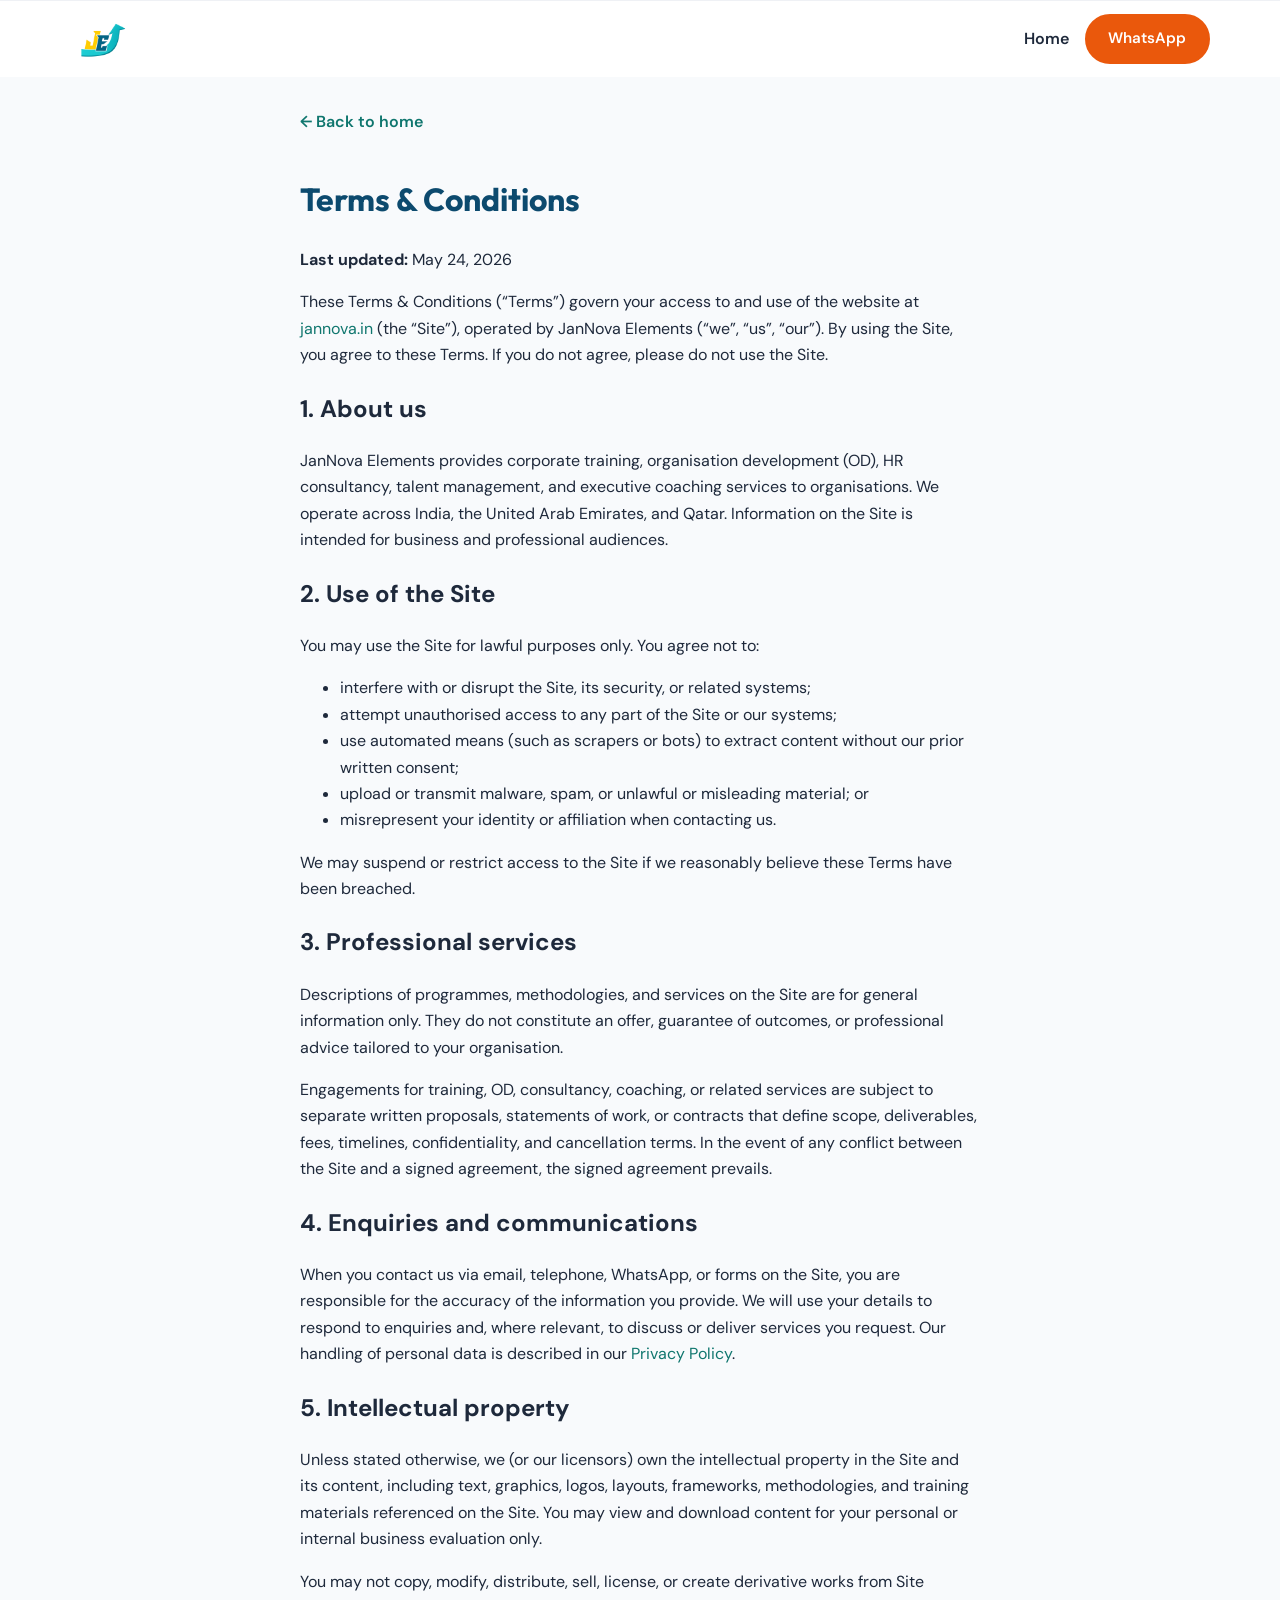
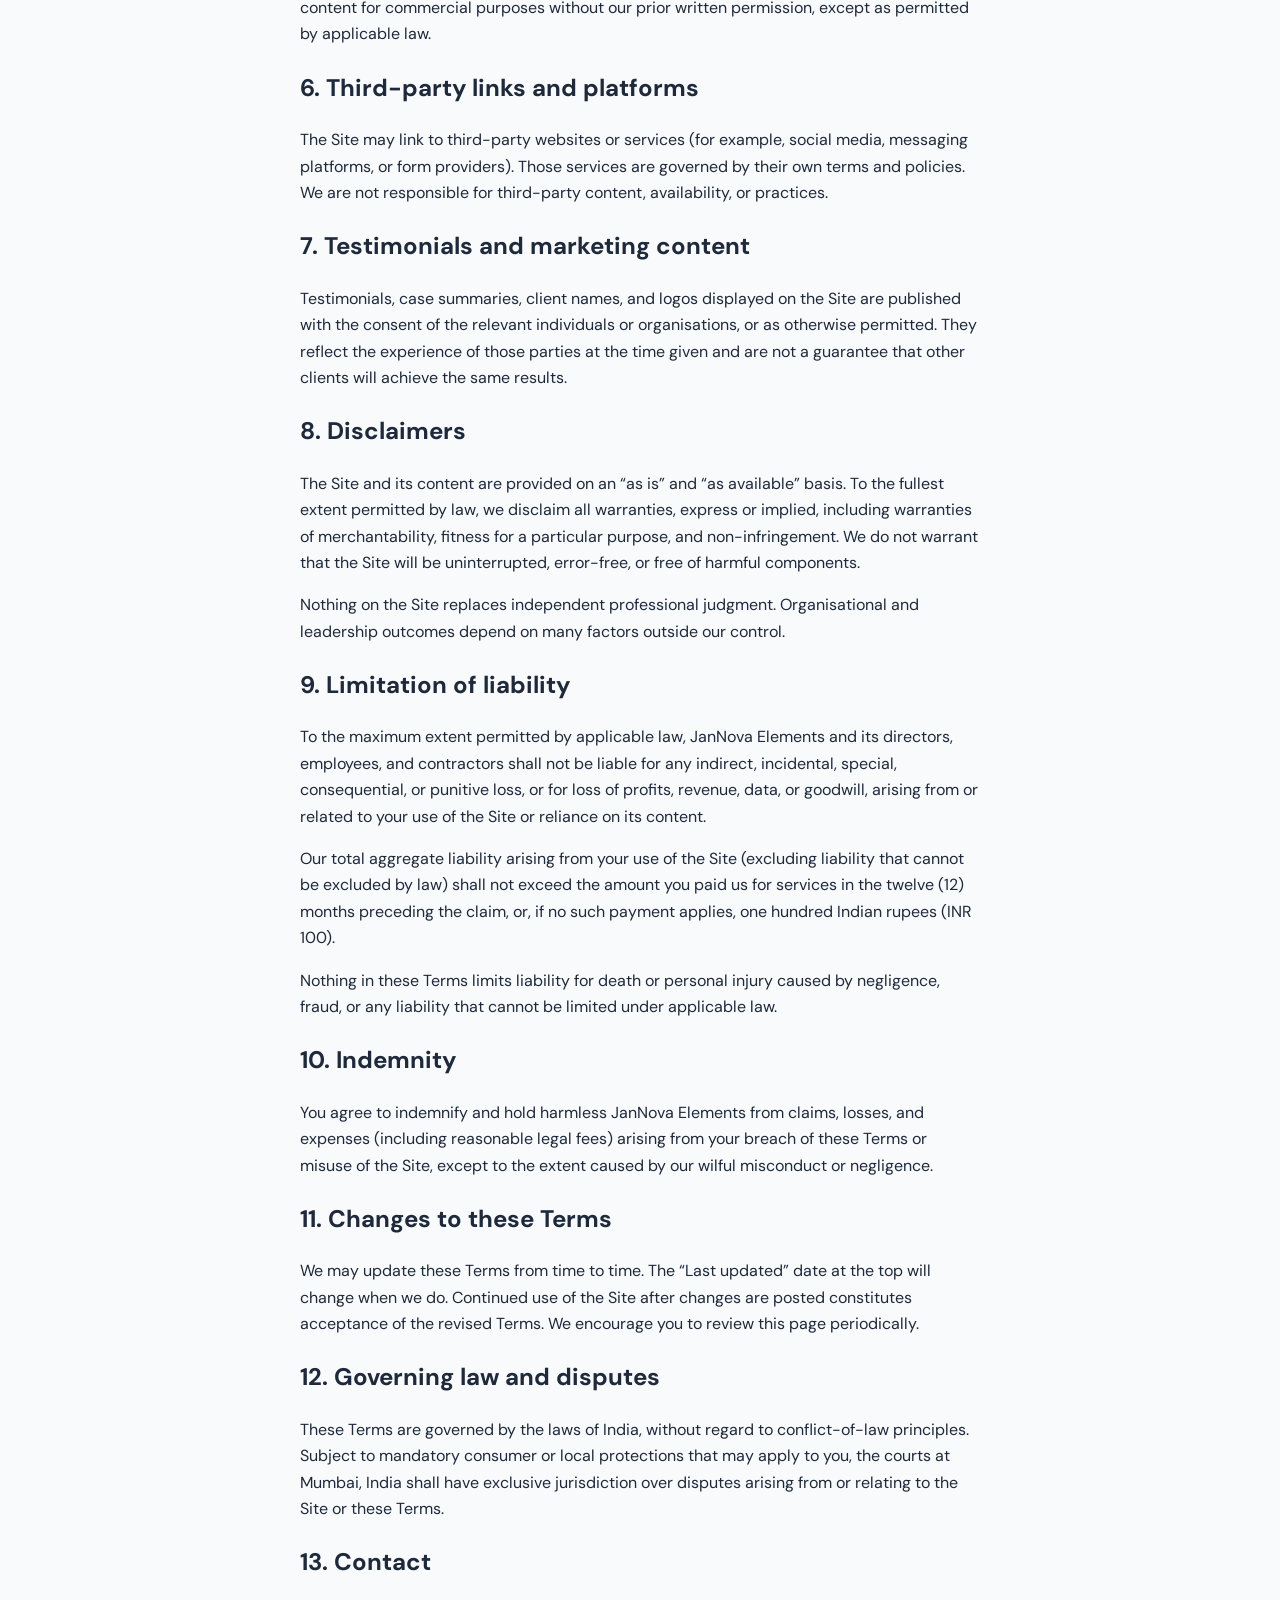
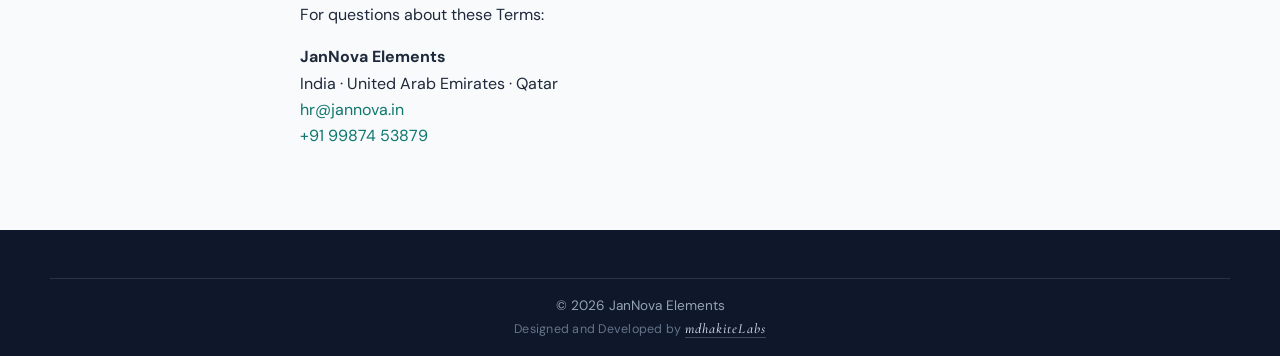
<file: terms.html>
<!DOCTYPE html>
<html lang="en">
<head>
  <meta charset="UTF-8">
  <meta name="viewport" content="width=device-width, initial-scale=1.0">
  <link rel="icon" href="images/home/jannova_logo.png" type="image/png">
  <link rel="apple-touch-icon" href="images/home/jannova_logo.png">
  <title>Terms &amp; Conditions | JanNova Elements</title>
  <meta name="description" content="Terms and conditions for using the JanNova Elements website and corporate training, OD and coaching services.">
  <meta name="robots" content="index, follow">
  <link rel="canonical" href="https://jannova.in/terms.html">
  <link rel="preconnect" href="https://fonts.googleapis.com">
  <link rel="preconnect" href="https://fonts.gstatic.com" crossorigin>
  <link href="https://fonts.googleapis.com/css2?family=DM+Sans:ital,opsz,wght@0,9..40,400;0,9..40,600;0,9..40,700&family=Outfit:wght@600&display=swap" rel="stylesheet">
  <link rel="stylesheet" href="css/styles.css">
</head>
<body class="legal-page">
  <header class="site-header site-header--simple">
    <div class="container site-header__inner">
      <a href="index.html" class="logo" aria-label="JanNova Elements home">
        <img src="images/home/jannova_logo.png" alt="" class="logo-img logo-img--simple" width="140" height="140" decoding="async">
      </a>
      <div class="site-header__actions">
        <a href="index.html" class="simple-nav-link">Home</a>
        <a class="btn btn--primary" href="https://wa.me/919987453879" target="_blank" rel="noopener noreferrer">WhatsApp</a>
      </div>
    </div>
  </header>
  <main>
    <a class="back" href="index.html">&larr; Back to home</a>
    <h1>Terms &amp; Conditions</h1>
    <p><strong>Last updated:</strong> May 24, 2026</p>
    <p>These Terms &amp; Conditions (“Terms”) govern your access to and use of the website at <a href="https://jannova.in/">jannova.in</a> (the “Site”), operated by JanNova Elements (“we”, “us”, “our”). By using the Site, you agree to these Terms. If you do not agree, please do not use the Site.</p>

    <h2>1. About us</h2>
    <p>JanNova Elements provides corporate training, organisation development (OD), HR consultancy, talent management, and executive coaching services to organisations. We operate across India, the United Arab Emirates, and Qatar. Information on the Site is intended for business and professional audiences.</p>

    <h2>2. Use of the Site</h2>
    <p>You may use the Site for lawful purposes only. You agree not to:</p>
    <ul>
      <li>interfere with or disrupt the Site, its security, or related systems;</li>
      <li>attempt unauthorised access to any part of the Site or our systems;</li>
      <li>use automated means (such as scrapers or bots) to extract content without our prior written consent;</li>
      <li>upload or transmit malware, spam, or unlawful or misleading material; or</li>
      <li>misrepresent your identity or affiliation when contacting us.</li>
    </ul>
    <p>We may suspend or restrict access to the Site if we reasonably believe these Terms have been breached.</p>

    <h2>3. Professional services</h2>
    <p>Descriptions of programmes, methodologies, and services on the Site are for general information only. They do not constitute an offer, guarantee of outcomes, or professional advice tailored to your organisation.</p>
    <p>Engagements for training, OD, consultancy, coaching, or related services are subject to separate written proposals, statements of work, or contracts that define scope, deliverables, fees, timelines, confidentiality, and cancellation terms. In the event of any conflict between the Site and a signed agreement, the signed agreement prevails.</p>

    <h2>4. Enquiries and communications</h2>
    <p>When you contact us via email, telephone, WhatsApp, or forms on the Site, you are responsible for the accuracy of the information you provide. We will use your details to respond to enquiries and, where relevant, to discuss or deliver services you request. Our handling of personal data is described in our <a href="privacy.html">Privacy Policy</a>.</p>

    <h2>5. Intellectual property</h2>
    <p>Unless stated otherwise, we (or our licensors) own the intellectual property in the Site and its content, including text, graphics, logos, layouts, frameworks, methodologies, and training materials referenced on the Site. You may view and download content for your personal or internal business evaluation only.</p>
    <p>You may not copy, modify, distribute, sell, license, or create derivative works from Site content for commercial purposes without our prior written permission, except as permitted by applicable law.</p>

    <h2>6. Third-party links and platforms</h2>
    <p>The Site may link to third-party websites or services (for example, social media, messaging platforms, or form providers). Those services are governed by their own terms and policies. We are not responsible for third-party content, availability, or practices.</p>

    <h2>7. Testimonials and marketing content</h2>
    <p>Testimonials, case summaries, client names, and logos displayed on the Site are published with the consent of the relevant individuals or organisations, or as otherwise permitted. They reflect the experience of those parties at the time given and are not a guarantee that other clients will achieve the same results.</p>

    <h2>8. Disclaimers</h2>
    <p>The Site and its content are provided on an “as is” and “as available” basis. To the fullest extent permitted by law, we disclaim all warranties, express or implied, including warranties of merchantability, fitness for a particular purpose, and non-infringement. We do not warrant that the Site will be uninterrupted, error-free, or free of harmful components.</p>
    <p>Nothing on the Site replaces independent professional judgment. Organisational and leadership outcomes depend on many factors outside our control.</p>

    <h2>9. Limitation of liability</h2>
    <p>To the maximum extent permitted by applicable law, JanNova Elements and its directors, employees, and contractors shall not be liable for any indirect, incidental, special, consequential, or punitive loss, or for loss of profits, revenue, data, or goodwill, arising from or related to your use of the Site or reliance on its content.</p>
    <p>Our total aggregate liability arising from your use of the Site (excluding liability that cannot be excluded by law) shall not exceed the amount you paid us for services in the twelve (12) months preceding the claim, or, if no such payment applies, one hundred Indian rupees (INR 100).</p>
    <p>Nothing in these Terms limits liability for death or personal injury caused by negligence, fraud, or any liability that cannot be limited under applicable law.</p>

    <h2>10. Indemnity</h2>
    <p>You agree to indemnify and hold harmless JanNova Elements from claims, losses, and expenses (including reasonable legal fees) arising from your breach of these Terms or misuse of the Site, except to the extent caused by our wilful misconduct or negligence.</p>

    <h2>11. Changes to these Terms</h2>
    <p>We may update these Terms from time to time. The “Last updated” date at the top will change when we do. Continued use of the Site after changes are posted constitutes acceptance of the revised Terms. We encourage you to review this page periodically.</p>

    <h2>12. Governing law and disputes</h2>
    <p>These Terms are governed by the laws of India, without regard to conflict-of-law principles. Subject to mandatory consumer or local protections that may apply to you, the courts at Mumbai, India shall have exclusive jurisdiction over disputes arising from or relating to the Site or these Terms.</p>

    <h2>13. Contact</h2>
    <p>For questions about these Terms:</p>
    <p>
      <strong>JanNova Elements</strong><br>
      India · United Arab Emirates · Qatar<br>
      <a href="mailto:hr@jannova.in">hr@jannova.in</a><br>
      <a href="tel:+919987453879">+91 99874 53879</a>
    </p>
  </main>
  <footer class="site-footer">
    <div class="container site-footer__base">
      <p>&copy; <span id="year"></span> JanNova Elements</p>
      <p class="footer-credit">Designed and Developed by <a href="https://mdhakite.xyz/" class="footer-credit__brand" target="_blank" rel="noopener noreferrer">mdhakiteLabs</a></p>
    </div>
  </footer>
  <script src="js/main.js" defer></script>
</body>
</html>
</file>
<file: css/styles.css>
/* JanNova Elements — corporate training layout */
@import url("https://fonts.googleapis.com/css2?family=Cormorant+Garamond:ital,wght@0,500;0,600;1,500&display=swap");

:root {
  --color-bg: #f8fafc;
  --color-surface: #ffffff;
  --color-text: #1e293b;
  --color-muted: #64748b;
  --color-primary: #0f766e;
  --color-primary-dark: #0d5c56;
  --color-accent: #ea580c;
  --color-accent-soft: #fff7ed;
  --color-header: #0c4a6e;
  --font-body: "DM Sans", system-ui, sans-serif;
  --font-display: "Outfit", system-ui, sans-serif;
  --font-brand: "Cormorant Garamond", Georgia, "Times New Roman", serif;
  --radius: 12px;
  --shadow: 0 10px 40px -15px rgba(15, 118, 110, 0.25);
  --shadow-sm: 0 4px 20px -8px rgba(15, 23, 42, 0.12);
  --max-w: 1180px;
  --header-h: 76px;
}

*,
*::before,
*::after {
  box-sizing: border-box;
}

html {
  scroll-behavior: smooth;
}

body {
  margin: 0;
  font-family: var(--font-body);
  font-size: 1rem;
  line-height: 1.65;
  color: var(--color-text);
  background: var(--color-bg);
}

img {
  max-width: 100%;
  height: auto;
  display: block;
}

a {
  color: var(--color-primary);
  text-decoration: none;
}

a:hover {
  text-decoration: underline;
}

.container {
  width: 100%;
  max-width: var(--max-w);
  margin: 0 auto;
  padding: 0 1.25rem;
}

.skip-link {
  position: absolute;
  left: -9999px;
  top: 0;
  padding: 0.75rem 1rem;
  background: var(--color-header);
  color: #fff;
  z-index: 1000;
}

.skip-link:focus {
  left: 1rem;
  top: 1rem;
  outline: 2px solid #fff;
}

.visually-hidden {
  position: absolute;
  width: 1px;
  height: 1px;
  padding: 0;
  margin: -1px;
  overflow: hidden;
  clip: rect(0, 0, 0, 0);
  border: 0;
}

/* Top bar */
.top-bar {
  background: var(--color-header);
  color: #e0f2fe;
  font-size: 0.875rem;
}

.top-bar__inner {
  display: flex;
  align-items: center;
  gap: 0.75rem;
  min-height: 36px;
}

.top-bar__link {
  color: inherit;
}

.top-bar__link:hover {
  color: #fff;
  text-decoration: none;
}

.top-bar__sep {
  width: 1px;
  height: 14px;
  background: rgba(255, 255, 255, 0.35);
}

@media (max-width: 520px) {
  .top-bar__sep--hide-sm,
  .top-bar__link--hide-sm {
    display: none;
  }
}

/* Sticky band (top bar + main nav) — JanNova-style */
.header-wrap {
  position: sticky;
  top: 0;
  z-index: 200;
  background: var(--color-surface);
  box-shadow: 0 1px 0 rgba(15, 23, 42, 0.06), 0 8px 24px -12px rgba(15, 23, 42, 0.12);
}

/* Header */
.site-header {
  background: var(--color-surface);
  border-top: 1px solid rgba(148, 163, 184, 0.15);
}

.site-header__inner {
  display: flex;
  align-items: center;
  justify-content: space-between;
  min-height: var(--header-h);
  gap: 1rem;
}

.logo {
  display: inline-flex;
  align-items: center;
  gap: 0.65rem;
  color: var(--color-text);
  text-decoration: none;
  font-family: var(--font-display);
  font-weight: 700;
  font-size: 1.15rem;
}

.logo:hover {
  text-decoration: none;
  color: var(--color-primary);
}

.logo-img {
  display: block;
  width: auto;
  object-fit: contain;
}

.logo-img--header {
  height: 44px;
}

.logo-img--drawer {
  height: 40px;
}

.logo-img--footer {
  height: 52px;
}

.logo-img--simple {
  height: 42px;
}

.logo.logo--footer:has(.logo-img) {
  gap: 0;
}

.logo__mark {
  display: inline-flex;
  align-items: center;
  justify-content: center;
  width: 42px;
  height: 42px;
  background: linear-gradient(135deg, var(--color-primary), var(--color-header));
  color: #fff;
  border-radius: 10px;
  font-size: 0.85rem;
  letter-spacing: 0.02em;
}

.logo__text em {
  font-style: normal;
  color: var(--color-primary);
}

.logo--footer .logo__mark {
  width: 48px;
  height: 48px;
}

.nav-toggle {
  display: none;
  flex-direction: column;
  justify-content: center;
  gap: 6px;
  width: 44px;
  height: 44px;
  padding: 0;
  border: none;
  background: transparent;
  cursor: pointer;
}

.nav-toggle span {
  display: block;
  height: 2px;
  background: var(--color-text);
  border-radius: 1px;
}

.nav__list {
  list-style: none;
  margin: 0;
  padding: 0;
  display: flex;
  flex-wrap: wrap;
  gap: 0.15rem 0.25rem;
  align-items: center;
}

.nav__list > li > a:not(.nav__parent),
.nav__list > li.nav__item--has-sub > .nav__parent {
  color: var(--color-text);
  font-weight: 600;
  font-size: 0.8125rem;
  letter-spacing: 0.04em;
  text-transform: uppercase;
  padding: 0.5rem 0.65rem;
  border-radius: 6px;
  display: inline-block;
}

.nav__list > li > a:hover,
.nav__list > li > a:focus-visible,
.nav__parent:hover,
.nav__parent:focus-visible {
  color: var(--color-primary);
  text-decoration: none;
  background: rgba(15, 118, 110, 0.06);
}

.nav__item {
  position: relative;
}

.nav__item--has-sub > .nav__parent {
  padding-right: 1.35rem;
  position: relative;
}

.nav__item--has-sub > .nav__parent::after {
  content: "";
  position: absolute;
  right: 0.35rem;
  top: 50%;
  width: 0;
  height: 0;
  border-left: 4px solid transparent;
  border-right: 4px solid transparent;
  border-top: 5px solid var(--color-muted);
  transform: translateY(-30%);
}

.nav__sub-toggle {
  display: none;
}

.nav__sub {
  list-style: none;
  margin: 0;
  padding: 0.5rem 0;
  position: absolute;
  top: 100%;
  left: 0;
  min-width: 240px;
  background: var(--color-surface);
  border-radius: var(--radius);
  box-shadow: 0 16px 48px -12px rgba(15, 23, 42, 0.2);
  border: 1px solid #e2e8f0;
  opacity: 0;
  visibility: hidden;
  transform: translateY(6px);
  transition: opacity 0.2s, transform 0.2s, visibility 0.2s;
  z-index: 50;
}

.nav__sub a {
  display: block;
  padding: 0.5rem 1.1rem;
  font-size: 0.9rem;
  font-weight: 500;
  text-transform: none;
  letter-spacing: normal;
  color: var(--color-text);
}

.nav__sub a:hover {
  background: #f1f5f9;
  color: var(--color-primary);
  text-decoration: none;
}

@media (hover: hover) and (pointer: fine) {
  .nav__item--has-sub:hover .nav__sub,
  .nav__item--has-sub:focus-within .nav__sub {
    opacity: 1;
    visibility: visible;
    transform: translateY(0);
  }
}

.nav__cta {
  display: flex;
  align-items: center;
  gap: 0.5rem;
  margin-left: 0.5rem;
  padding-left: 0.75rem;
  border-left: 1px solid #e2e8f0;
}

.btn--header-call {
  background: transparent;
  color: var(--color-header);
  border: 2px solid #cbd5e1;
  font-size: 0.8rem;
  padding: 0.5rem 0.9rem;
}

.btn--header-call:hover {
  border-color: var(--color-primary);
  color: var(--color-primary);
  background: rgba(15, 118, 110, 0.06);
}

.site-header--simple .site-header__actions {
  display: flex;
  align-items: center;
  gap: 1rem;
}

.simple-nav-link {
  font-weight: 600;
  color: var(--color-text);
}

.simple-nav-link:hover {
  color: var(--color-primary);
  text-decoration: none;
}

.nav {
  display: flex;
  align-items: center;
  gap: 1.5rem;
}

/* JanNova mobile drawer chrome (hidden on desktop) */
.nav-drawer__head,
.nav-drawer__footer {
  display: none;
}

.btn--nav {
  flex-shrink: 0;
}

/* Buttons */
.btn {
  display: inline-flex;
  align-items: center;
  justify-content: center;
  gap: 0.5rem;
  padding: 0.65rem 1.35rem;
  font-family: inherit;
  font-size: 0.95rem;
  font-weight: 600;
  border-radius: 999px;
  border: 2px solid transparent;
  cursor: pointer;
  text-decoration: none;
  transition: background 0.2s, color 0.2s, border-color 0.2s, transform 0.15s;
}

.btn:hover {
  text-decoration: none;
}

.btn--primary {
  background: var(--color-accent);
  color: #fff;
  border-color: var(--color-accent);
}

.btn--primary:hover {
  background: #c2410c;
  border-color: #c2410c;
  color: #fff;
}

.btn--outline {
  background: var(--color-surface);
  color: var(--color-header);
  border: 2px solid var(--color-header);
}

.btn--outline:hover {
  background: var(--color-header);
  color: #fff;
}

.btn--ghost {
  background: transparent;
  border-color: var(--color-primary);
  color: var(--color-primary);
}

.btn--ghost:hover {
  background: rgba(15, 118, 110, 0.08);
  color: var(--color-primary-dark);
}

.btn--whatsapp {
  background: #25d366;
  color: #fff;
  border-color: #25d366;
}

.btn--whatsapp:hover {
  background: #1da851;
  border-color: #1da851;
  color: #fff;
}

.btn--instagram {
  background: linear-gradient(45deg, #f09433, #e6683c, #dc2743, #cc2366, #bc1888);
  color: #fff;
  border: none;
}

.btn--instagram:hover {
  filter: brightness(1.05);
  color: #fff;
}

.btn--linkedin {
  background: #0a66c2;
  color: #fff;
  border: none;
}

.btn--linkedin:hover {
  background: #004182;
  color: #fff;
  filter: none;
}

.btn--lg {
  padding: 0.85rem 1.6rem;
  font-size: 1rem;
}

.btn--block {
  width: 100%;
}

/* Hero */
.hero {
  position: relative;
  padding: 3rem 0 3.5rem;
  overflow: hidden;
  background: linear-gradient(165deg, #ecfeff 0%, var(--color-bg) 45%, #fff 100%);
}

.hero--jannova {
  padding: 3.25rem 0 4rem;
}

.hero--jannova h1 {
  font-size: clamp(2.1rem, 4.6vw, 3.05rem);
  line-height: 1.12;
  font-weight: 700;
}

.hero__media--lift {
  box-shadow: 0 24px 60px -20px rgba(12, 74, 110, 0.35);
}

.hero__media--lift img {
  aspect-ratio: 5 / 4.2;
  object-position: center 20%;
}

.hero__bg {
  position: absolute;
  inset: 0;
  background: radial-gradient(ellipse 80% 60% at 70% -10%, rgba(14, 165, 233, 0.18), transparent),
    radial-gradient(ellipse 50% 40% at 10% 80%, rgba(15, 118, 110, 0.12), transparent);
  pointer-events: none;
}

.hero__grid {
  position: relative;
  display: grid;
  grid-template-columns: 1fr 1fr;
  gap: 2.5rem;
  align-items: center;
}

.hero__content {
  max-width: 34rem;
}

.eyebrow {
  text-transform: uppercase;
  letter-spacing: 0.12em;
  font-size: 0.75rem;
  font-weight: 700;
  color: var(--color-primary);
  margin: 0 0 0.75rem;
}

.hero h1 {
  font-family: var(--font-display);
  font-size: clamp(2rem, 4vw, 2.75rem);
  line-height:1.15;
  margin: 0 0 1rem;
  color: var(--color-header);
}

.hero__accent {
  color: var(--color-accent);
}

.hero__lede {
  font-size: 1.1rem;
  color: var(--color-muted);
  margin: 0 0 1.75rem;
}

.hero__actions {
  display: flex;
  flex-wrap: wrap;
  gap: 0.75rem;
}

.hero__media {
  border-radius: var(--radius);
  overflow: hidden;
  box-shadow: var(--shadow);
  border: 1px solid rgba(15, 118, 110, 0.15);
}

.hero__media img {
  width: 100%;
  object-fit: cover;
  aspect-ratio: 5/4;
}

/* Sections */
.section {
  padding: 4rem 0;
}

.section--muted {
  background: #f1f5f9;
}

.section--clients {
  background: var(--color-surface);
  border-top: 1px solid #e2e8f0;
  border-bottom: 1px solid #e2e8f0;
}

.section--cta {
  background: linear-gradient(180deg, #fff 0%, #ecfeff 100%);
}

.section__head {
  margin-bottom: 2.25rem;
  max-width: 42rem;
}

.section__head--center {
  text-align: center;
  margin-left: auto;
  margin-right: auto;
}

.section__head--left {
  text-align: left;
  margin-bottom: 1.5rem;
}

.section__head h2 {
  font-family: var(--font-display);
  font-size: clamp(1.65rem, 3vw, 2rem);
  margin: 0 0 0.75rem;
  color: var(--color-header);
}

.section__head p {
  margin: 0;
  color: var(--color-muted);
  font-size: 1.05rem;
}

.section__kicker {
  font-family: var(--font-display);
  font-size: 0.8rem;
  font-weight: 700;
  letter-spacing: 0.1em;
  text-transform: uppercase;
  color: var(--color-accent);
  margin: 0 0 0.35rem;
}

.section--tight-top {
  padding-top: 2.5rem;
}

.section__actions {
  text-align: center;
  margin-top: 2rem;
}

.text-center {
  text-align: center;
}

.container--narrow {
  max-width: 720px;
}

/* Page hero (inner pages) */
.page-hero {
  padding: 2.5rem 0 1.5rem;
  background: linear-gradient(180deg, #f8fafc 0%, #fff 100%);
  border-bottom: 1px solid #e2e8f0;
}

.page-hero__eyebrow {
  font-size: 0.8rem;
  font-weight: 700;
  letter-spacing: 0.12em;
  text-transform: uppercase;
  color: var(--color-primary);
  margin: 0 0 0.5rem;
}

.page-hero__title {
  font-family: var(--font-display);
  font-size: clamp(1.85rem, 3.5vw, 2.6rem);
  color: var(--color-header);
  line-height: 1.15;
  margin: 0 0 1rem;
  max-width: 880px;
}

.page-hero__lede {
  margin: 0;
  font-size: 1.1rem;
  color: var(--color-muted);
  max-width: 900px;
  line-height: 1.7;
}

/* Highlight tiles (JanNova “Popular” style) */
.section--highlights {
  background: var(--color-surface);
}

.highlights-split {
  display: grid;
  grid-template-columns: 1fr 1fr;
  gap: 1.5rem;
  max-width: 900px;
  margin: 0 auto;
}

.highlight-tile {
  background: #f8fafc;
  border: 1px solid #e2e8f0;
  border-radius: var(--radius);
  padding: 2rem 1.75rem;
}

.highlight-tile--accent {
  background: linear-gradient(145deg, #fff7ed, #ffedd5);
  border-color: #fed7aa;
}

.highlight-tile__num {
  font-family: var(--font-display);
  font-size: 2rem;
  font-weight: 700;
  color: var(--color-accent);
  display: block;
  margin-bottom: 0.5rem;
}

.highlight-tile h3 {
  font-family: var(--font-display);
  font-size: 1.35rem;
  line-height: 1.25;
  margin: 0 0 0.75rem;
  color: var(--color-header);
}

.highlight-tile p {
  margin: 0;
  color: var(--color-muted);
  font-size: 0.98rem;
}

.why-choose-grid {
  display: grid;
  grid-template-columns: repeat(2, 1fr);
  gap: 1.25rem;
  margin-top: 0.5rem;
}

.why-choose-card {
  padding: 1.5rem 1.35rem;
  background: var(--color-surface);
  border: 1px solid #e2e8f0;
  border-radius: var(--radius);
  box-shadow: var(--shadow-sm);
}

.why-choose-card--accent {
  background: linear-gradient(145deg, #ecfeff, #f0fdfa);
  border-color: #99f6e4;
}

.why-choose-card__num {
  font-family: var(--font-display);
  font-size: 1.5rem;
  font-weight: 700;
  color: var(--color-accent);
  display: block;
  margin-bottom: 0.35rem;
}

.why-choose-card h3 {
  font-family: var(--font-display);
  font-size: 1.1rem;
  line-height: 1.3;
  margin: 0 0 0.65rem;
  color: var(--color-header);
}

.why-choose-card p {
  margin: 0;
  font-size: 0.95rem;
  color: var(--color-muted);
  line-height: 1.5;
}

.methodology-head {
  margin-top: 3rem;
}

.methodology-intro {
  max-width: 42rem;
  margin-left: auto;
  margin-right: auto;
}

.methodology-figure {
  margin: 1.75rem auto 2rem;
  max-width: 1100px;
}

.methodology-figure img {
  width: 100%;
  height: auto;
  display: block;
  border-radius: var(--radius);
  border: 1px solid #e2e8f0;
  box-shadow: var(--shadow-sm);
}

.results-delivered {
  margin-top: 2.5rem;
  padding: 2rem 1.5rem;
  text-align: center;
  background: var(--color-surface);
  border: 1px solid #e2e8f0;
  border-radius: var(--radius);
}

.results-delivered h3 {
  font-family: var(--font-display);
  font-size: 1.35rem;
  margin: 0 0 0.5rem;
  color: var(--color-header);
}

.results-delivered > p {
  margin: 0 0 1.25rem;
  color: var(--color-muted);
  max-width: 36rem;
  margin-left: auto;
  margin-right: auto;
}

.results-delivered__stats {
  list-style: none;
  margin: 0;
  padding: 0;
  display: flex;
  flex-wrap: wrap;
  justify-content: center;
  gap: 1rem 2rem;
}

.results-delivered__stats li {
  font-size: 0.95rem;
  color: var(--color-muted);
}

.results-delivered__stats strong {
  display: block;
  font-family: var(--font-display);
  font-size: 1.5rem;
  color: var(--color-primary);
}

@media (max-width: 768px) {
  .why-choose-grid {
    grid-template-columns: 1fr;
  }
}

.kicker-banner {
  background: var(--color-header);
  color: #e0f2fe;
  padding: 2rem 0;
  text-align: center;
}

.kicker-banner__title {
  font-family: var(--font-display);
  font-size: clamp(1.25rem, 2.5vw, 1.65rem);
  font-weight: 700;
  margin: 0;
  line-height: 1.35;
}

/* Logo marquee (Trusted by) */
.section--marquee-wrap {
  padding-bottom: 2.5rem;
}

.marquee {
  overflow: hidden;
  mask-image: linear-gradient(90deg, transparent, #000 8%, #000 92%, transparent);
  -webkit-mask-image: linear-gradient(90deg, transparent, #000 8%, #000 92%, transparent);
}

.marquee__track {
  display: flex;
  width: max-content;
  gap: 3rem;
  animation: marquee-scroll 45s linear infinite;
  padding: 1rem 0;
  align-items: center;
}

.marquee__group {
  display: flex;
  gap: 3rem;
  align-items: center;
}

.marquee img {
  flex-shrink: 0;
  opacity: 0.88;
  filter: grayscale(0.4);
  transition: opacity 0.2s, filter 0.2s;
}

.marquee img:hover {
  opacity: 1;
  filter: grayscale(0);
}

@keyframes marquee-scroll {
  to {
    transform: translateX(-50%);
  }
}

/* Offerings page grids */
.cards--offerings-hero {
  display: grid;
  grid-template-columns: repeat(auto-fill, minmax(260px, 1fr));
  gap: 1.5rem;
}

.cards--offerings-hero .card__img-wrap {
  aspect-ratio: 16 / 9;
  min-height: 200px;
}

.cards--offerings-hero .card__img-wrap img {
  object-fit: cover;
  object-position: center 30%;
}

.card--offer-link {
  text-decoration: none;
  color: inherit;
  cursor: pointer;
  transition: box-shadow 0.2s, transform 0.2s;
  display: flex;
  flex-direction: column;
}

.card--offer-link h3,
.card--offer-link p {
  color: inherit;
}

.card--offer-link:hover {
  text-decoration: none;
  color: inherit;
  box-shadow: 0 12px 40px -15px rgba(15, 23, 42, 0.2);
  transform: translateY(-2px);
}

.card--offer-link .card__link {
  margin-top: auto;
}

.offering-detail {
  padding: 0;
  scroll-margin-top: calc(6.5rem + env(safe-area-inset-top, 0px));
}

.page--jannova-nav main [id] {
  scroll-margin-top: calc(6.5rem + env(safe-area-inset-top, 0px));
}

.offering-detail__media {
  max-height: 480px;
  overflow: hidden;
}

.offering-detail__media img {
  width: 100%;
  height: 100%;
  max-height: 480px;
  object-fit: cover;
  object-position: center 35%;
}

.offering-detail__body {
  padding: 3rem 1.25rem 3.5rem;
  max-width: 880px;
}

.offering-detail__body h2 {
  font-family: var(--font-display);
  color: var(--color-header);
  font-size: clamp(1.5rem, 2.5vw, 2rem);
  margin: 0 0 0.75rem;
}

.offering-detail--alt .offering-detail__body {
  background: #f8fafc;
}

.bullet-columns {
  margin: 0;
  padding-left: 1.2rem;
  color: var(--color-muted);
}

.bullet-columns li {
  margin-bottom: 0.5rem;
}

.about-visual {
  border-radius: var(--radius);
  overflow: hidden;
  box-shadow: var(--shadow-sm);
  border: 1px solid #e2e8f0;
  margin-bottom: 0.5rem;
}

.about-visual img {
  width: 100%;
  aspect-ratio: 4 / 3;
  object-fit: cover;
}

.pill-list {
  list-style: none;
  margin: 1rem 0 1.5rem;
  padding: 0;
}

.pill-list li {
  position: relative;
  padding-left: 1.35rem;
  margin-bottom: 0.5rem;
  color: var(--color-muted);
}

.pill-list li::before {
  content: "";
  position: absolute;
  left: 0;
  top: 0.55rem;
  width: 8px;
  height: 8px;
  border-radius: 50%;
  background: var(--color-accent);
}

.about-tabs {
  display: grid;
  grid-template-columns: 1fr 1fr;
  gap: 1rem;
  margin: 1.5rem 0;
}

.about-tab {
  background: #f1f5f9;
  padding: 1rem 1.15rem;
  border-radius: 10px;
  border: 1px solid #e2e8f0;
}

.about-tab h3 {
  margin: 0 0 0.35rem;
  font-size: 1rem;
  color: var(--color-header);
}

.about-tab p {
  margin: 0;
  font-size: 0.9rem;
  color: var(--color-muted);
}

/* FAQ */
.section--faq {
  background: #f8fafc;
}

.faq-list {
  display: flex;
  flex-direction: column;
  gap: 0.65rem;
}

.faq-item {
  background: var(--color-surface);
  border: 1px solid #e2e8f0;
  border-radius: 10px;
  padding: 0 1rem;
}

.faq-item summary {
  cursor: pointer;
  font-weight: 600;
  color: var(--color-header);
  padding: 1rem 0;
  list-style: none;
}

.faq-item summary::-webkit-details-marker {
  display: none;
}

.faq-item summary::after {
  content: "+";
  float: right;
  color: var(--color-primary);
  font-weight: 700;
}

.faq-item[open] summary::after {
  content: "–";
}

.faq-item p {
  margin: 0 0 1rem;
  color: var(--color-muted);
  font-size: 0.95rem;
}

.contact-actions {
  display: flex;
  flex-wrap: wrap;
  gap: 0.75rem;
}

.enquiry-form__buttons {
  display: flex;
  flex-direction: column;
  gap: 0.65rem;
  margin-top: 0.25rem;
}

/* Cards */
.cards {
  display: grid;
  gap: 1.5rem;
}

.cards--4 {
  grid-template-columns: repeat(4, 1fr);
}

.cards--5 {
  grid-template-columns: repeat(5, 1fr);
}

.cards--3 {
  grid-template-columns: repeat(3, 1fr);
}

.cards--2 {
  grid-template-columns: repeat(2, 1fr);
}

.card {
  background: var(--color-surface);
  border-radius: var(--radius);
  padding: 1.25rem;
  box-shadow: var(--shadow-sm);
  border: 1px solid #e2e8f0;
}

.card--offer {
  padding: 0;
  overflow: hidden;
  display: flex;
  flex-direction: column;
}

.card__img-wrap {
  aspect-ratio: 16 / 10;
  overflow: hidden;
}

.card__img-wrap img {
  width: 100%;
  height: 100%;
  object-fit: cover;
  transition: transform 0.35s ease;
}

.card--offer:hover .card__img-wrap img {
  transform: scale(1.04);
}

.card--offer h3 {
  font-family: var(--font-display);
  font-size: 1.15rem;
  margin: 1rem 1.25rem 0.5rem;
  color: var(--color-header);
}

.card--offer p {
  margin: 0 1.25rem 1rem;
  color: var(--color-muted);
  font-size: 0.95rem;
  flex: 1;
}

.card__link {
  margin: 0 1.25rem 1.25rem;
  font-weight: 600;
  color: var(--color-accent);
}

.card__link:hover {
  color: #c2410c;
}

.card--person {
  text-align: center;
  padding: 2rem 1.5rem;
}

.card__person-photo {
  width: 140px;
  height: 140px;
  margin: 0 auto 1rem;
  border-radius: 50%;
  overflow: hidden;
  border: 4px solid var(--color-primary);
  box-shadow: var(--shadow-sm);
}

.card__person-photo img {
  width: 100%;
  height: 100%;
  object-fit: cover;
}

.card--person h3 {
  font-family: var(--font-display);
  margin: 0 0 0.35rem;
  color: var(--color-header);
}

.card__role {
  font-size: 0.9rem;
  font-weight: 600;
  color: var(--color-primary);
  margin: 0 0 1rem;
}

.card--person p {
  text-align: left;
  color: var(--color-muted);
  font-size: 0.95rem;
  margin: 0 0 0.75rem;
}

.inline-link {
  font-weight: 600;
}

/* Team page — detailed profiles */
.team-profiles {
  display: flex;
  flex-direction: column;
  gap: 3rem;
}

.team-profile {
  display: grid;
  grid-template-columns: minmax(240px, 340px) 1fr;
  gap: 2rem;
  align-items: start;
  padding-bottom: 3rem;
  border-bottom: 1px solid #e2e8f0;
}

.team-profile:last-child {
  padding-bottom: 0;
  border-bottom: none;
}

.team-profile--alt .team-profile__body {
  order: 0;
}

.team-profile--alt .team-profile__media {
  order: 0;
}

.team-profile__media {
  border-radius: var(--radius);
  overflow: hidden;
  box-shadow: var(--shadow-sm);
  border: 1px solid #e2e8f0;
}

.team-profile__media img {
  display: block;
  width: 100%;
  height: auto;
  object-fit: cover;
  object-position: top center;
}

.team-profile__tags {
  font-size: 0.85rem;
  font-weight: 600;
  color: var(--color-primary);
  margin: 0 0 0.5rem;
  text-transform: uppercase;
  letter-spacing: 0.03em;
}

.team-profile__body h2 {
  font-family: var(--font-display);
  font-size: clamp(1.5rem, 2.5vw, 1.85rem);
  margin: 0 0 0.35rem;
  color: var(--color-header);
}

.team-profile__title {
  font-size: 1rem;
  font-weight: 600;
  color: var(--color-muted);
  margin: 0 0 1.25rem;
}

.team-profile__body p {
  margin: 0 0 1rem;
  color: var(--color-muted);
  line-height: 1.6;
}

.team-profile__mission {
  padding: 1rem 1.15rem;
  background: #ecfeff;
  border-left: 4px solid var(--color-primary);
  border-radius: 0 var(--radius) var(--radius) 0;
}

.section__actions--team {
  margin-top: 2rem;
  text-align: center;
}

/* Process */
.process {
  display: grid;
  grid-template-columns: repeat(4, 1fr);
  gap: 1.25rem;
}

.process__step {
  background: var(--color-surface);
  padding: 1.5rem;
  border-radius: var(--radius);
  border: 1px solid #e2e8f0;
  position: relative;
}

.process__num {
  display: block;
  font-family: var(--font-display);
  font-weight: 700;
  font-size: 1.5rem;
  color: var(--color-accent);
  margin-bottom: 0.5rem;
}

.process__step h3 {
  margin: 0 0 0.5rem;
  font-size: 1.1rem;
  color: var(--color-header);
}

.process__step p {
  margin: 0;
  font-size: 0.95rem;
  color: var(--color-muted);
}

/* Logo strip */
.logo-strip {
  list-style: none;
  margin: 0;
  padding: 0;
  display: flex;
  flex-wrap: wrap;
  justify-content: center;
  gap: 1rem;
}

.logo-strip__item {
  display: flex;
  align-items: center;
  justify-content: center;
  min-width: 140px;
  min-height: 56px;
  padding: 0.75rem 1rem;
  background: #f8fafc;
  border: 1px dashed #cbd5e1;
  border-radius: 8px;
  font-size: 0.8rem;
  font-weight: 600;
  color: var(--color-muted);
  text-align: center;
}

/* Two column about */
.two-col {
  display: grid;
  grid-template-columns: 1.1fr 0.9fr;
  gap: 2.5rem;
  align-items: start;
}

.two-col--reverse {
  grid-template-columns: 1fr 1fr;
  align-items: center;
}

.lead {
  font-size: 1.15rem;
  color: var(--color-text);
}

.philosophy {
  margin-top: 1.5rem;
}

.philosophy h3 {
  font-family: var(--font-display);
  color: var(--color-header);
  margin-bottom: 0.75rem;
}

.check-list {
  margin: 0;
  padding-left: 1.1rem;
  color: var(--color-muted);
}

.check-list li {
  margin-bottom: 0.5rem;
}

.two-col--about {
  align-items: stretch;
}

.about-aside {
  display: flex;
  flex-direction: column;
  gap: 1.25rem;
  min-height: 100%;
}

.about-founder-visual {
  flex: 1 1 auto;
  min-height: 14rem;
  margin-top: 0.25rem;
  border-radius: var(--radius);
  overflow: hidden;
  box-shadow: var(--shadow-sm);
  border: 1px solid #e2e8f0;
}

.about-founder-visual img {
  display: block;
  width: 100%;
  height: 100%;
  min-height: 14rem;
  object-fit: cover;
  object-position: top center;
}

.about-card {
  background: var(--color-surface);
  padding: 1.5rem;
  border-radius: var(--radius);
  border-left: 4px solid var(--color-primary);
  box-shadow: var(--shadow-sm);
}

.about-card__title {
  font-family: var(--font-display);
  font-weight: 700;
  color: var(--color-header);
  margin: 0 0 0.75rem;
}

.about-card--accent {
  background: var(--color-accent-soft);
  border-left-color: var(--color-accent);
}

.mini-list {
  margin: 0;
  padding-left: 1.1rem;
  color: var(--color-muted);
}

.mini-list li {
  margin-bottom: 0.4rem;
}

/* Stats */
.stats {
  background: linear-gradient(135deg, var(--color-header) 0%, #0f766e 100%);
  color: #fff;
  padding: 3rem 0;
}

.stats__grid {
  display: grid;
  grid-template-columns: repeat(4, 1fr);
  gap: 1.5rem;
  text-align: center;
}

.stat__num {
  display: block;
  font-family: var(--font-display);
  font-size: clamp(1.75rem, 4vw, 2.5rem);
  font-weight: 700;
  margin-bottom: 0.35rem;
}

.stat__label {
  font-size: 0.9rem;
  opacity: 0.92;
  line-height: 1.4;
}

/* EduTAG banner */
.edutag-banner {
  margin-top: 2.5rem;
  padding: 1.5rem 1.75rem;
  background: linear-gradient(90deg, #e0f2fe, #f0fdfa);
  border-radius: var(--radius);
  border: 1px solid #bae6fd;
}

.edutag-banner h3 {
  margin: 0 0 0.5rem;
  font-family: var(--font-display);
  color: var(--color-header);
}

.edutag-banner p {
  margin: 0;
  color: var(--color-muted);
}

/* Social section */
.social-btns {
  display: flex;
  flex-wrap: wrap;
  gap: 0.75rem;
  margin-top: 0.5rem;
}

.social-visual img {
  border-radius: var(--radius);
  box-shadow: var(--shadow-sm);
}

/* Testimonials */
.quote-card {
  margin: 0;
  padding: 1.5rem;
  background: var(--color-surface);
  border-radius: var(--radius);
  border: 1px solid #e2e8f0;
  box-shadow: var(--shadow-sm);
  display: flex;
  flex-direction: column;
}

.quote-card p {
  margin: 0 0 1.25rem;
  font-size: 1rem;
  color: var(--color-text);
  flex: 1;
}

.quote-card footer {
  font-size: 0.875rem;
  color: var(--color-muted);
}

.quote-card strong {
  display: block;
  color: var(--color-header);
}

.quote-card footer span {
  display: block;
  margin-top: 0.15rem;
}

/* About: founder & 4D (doc content) */
.about-founder,
.about-unique {
  margin-top: 2rem;
  padding-top: 1.75rem;
  border-top: 1px solid #e2e8f0;
}

.about-founder h3,
.about-unique h3 {
  font-family: var(--font-display);
  font-size: 1.15rem;
  margin: 0 0 0.75rem;
  color: var(--color-header);
}

.about-founder p,
.about-unique > p {
  margin: 0 0 0.75rem;
}

.about-unique__flow {
  font-family: var(--font-display);
  font-weight: 700;
  color: var(--color-primary);
  margin-bottom: 1rem !important;
}

.about-4d {
  display: grid;
  gap: 0.75rem;
}

.about-4d__step {
  padding: 1rem 1.1rem;
  background: var(--color-surface);
  border: 1px solid #e2e8f0;
  border-radius: var(--radius);
}

.about-4d__step strong {
  display: block;
  font-family: var(--font-display);
  color: var(--color-primary);
  margin-bottom: 0.35rem;
}

.about-4d__step p {
  margin: 0;
  font-size: 0.9rem;
  color: var(--color-muted);
  line-height: 1.45;
}

/* Testimonials marquee */
.marquee--testimonials {
  margin-top: 0.5rem;
}

.marquee--testimonials .marquee__track {
  gap: 1.25rem;
  animation-duration: 55s;
  align-items: stretch;
}

.marquee--testimonials .marquee__group {
  gap: 1.25rem;
  align-items: stretch;
}

.marquee--testimonials .quote-card {
  flex: 0 0 auto;
  width: min(340px, 85vw);
  min-height: 100%;
}

/* Contact */
.contact-grid {
  align-items: start;
}

.contact-list {
  list-style: none;
  margin: 0 0 1.5rem;
  padding: 0;
}

.contact-list li {
  margin-bottom: 1rem;
}

.contact-list__label {
  display: block;
  font-size: 0.75rem;
  font-weight: 700;
  text-transform: uppercase;
  letter-spacing: 0.06em;
  color: var(--color-muted);
  margin-bottom: 0.2rem;
}

.contact-card {
  background: var(--color-surface);
  padding: 2rem;
  border-radius: var(--radius);
  box-shadow: var(--shadow);
  border: 1px solid #e2e8f0;
}

.contact-card h3 {
  margin: 0 0 0.5rem;
  font-family: var(--font-display);
  color: var(--color-header);
}

.contact-card__hint {
  margin: 0 0 1.25rem;
  font-size: 0.9rem;
  color: var(--color-muted);
}

.enquiry-form label {
  display: block;
  font-size: 0.85rem;
  font-weight: 600;
  margin-bottom: 0.35rem;
  color: var(--color-text);
}

.enquiry-form input,
.enquiry-form textarea {
  width: 100%;
  margin-bottom: 1rem;
  padding: 0.65rem 0.85rem;
  border: 1px solid #cbd5e1;
  border-radius: 8px;
  font-family: inherit;
  font-size: 1rem;
}

.enquiry-form input:focus,
.enquiry-form textarea:focus {
  outline: 2px solid var(--color-primary);
  outline-offset: 1px;
  border-color: var(--color-primary);
}

/* Newsletter (Google Form backend) */
.newsletter-band {
  background: linear-gradient(180deg, #ecfeff 0%, #f0fdfa 100%);
  border-top: 1px solid #99f6e4;
  padding: 2.5rem 0;
  scroll-margin-top: 6.5rem;
}

@media (min-width: 769px) {
  .page--jannova-nav .newsletter-band {
    padding-bottom: calc(2.5rem + 5.5rem);
  }
}

.newsletter-band__inner {
  display: grid;
  gap: 1.25rem;
  align-items: start;
}

.newsletter-band__copy h2 {
  font-family: var(--font-display);
  font-size: clamp(1.35rem, 2.5vw, 1.65rem);
  margin: 0 0 0.5rem;
  color: var(--color-header);
}

.newsletter-band__copy p {
  margin: 0;
  color: var(--color-muted);
  max-width: 36rem;
}

.newsletter-form {
  width: 100%;
  max-width: 100%;
}

.newsletter-form__row {
  display: flex;
  flex-direction: column;
  flex-wrap: nowrap;
  gap: 1rem;
  align-items: stretch;
}

.newsletter-form__field {
  flex: 1 1 10rem;
  min-width: 0;
}

.newsletter-form__field label {
  display: block;
  margin-bottom: 0.35rem;
  font-size: 0.8rem;
  font-weight: 600;
  color: var(--color-header);
}

.newsletter-form__field input {
  width: 100%;
  margin: 0;
  padding: 0.75rem 1rem;
  border: 1px solid #cbd5e1;
  border-radius: var(--radius);
  font: inherit;
  background: var(--color-surface);
  box-sizing: border-box;
}

.newsletter-form__field input:focus {
  outline: 2px solid var(--color-primary);
  outline-offset: 1px;
  border-color: var(--color-primary);
}

.newsletter-form__submit {
  width: 100%;
  min-height: 48px;
  white-space: nowrap;
}

@media (min-width: 768px) {
  .newsletter-form__row {
    flex-direction: row;
    flex-wrap: wrap;
    align-items: flex-end;
  }

  .newsletter-form__field {
    flex: 1 1 calc(50% - 0.45rem);
  }

  .newsletter-form__submit {
    flex: 0 0 auto;
    align-self: flex-end;
    min-width: 9rem;
    width: auto;
  }
}

.newsletter-form__consent {
  display: flex;
  gap: 0.5rem;
  align-items: flex-start;
  margin: 0.75rem 0 0;
  font-size: 0.875rem;
  color: var(--color-muted);
  cursor: pointer;
}

.newsletter-form__consent input {
  margin-top: 0.2rem;
  flex-shrink: 0;
}

.newsletter-form__consent a {
  text-decoration: underline;
}

.newsletter-form__honeypot {
  position: absolute;
  left: -9999px;
  width: 1px;
  height: 1px;
  opacity: 0;
  pointer-events: none;
}

.newsletter-form__status {
  margin: 0.75rem 0 0;
  font-size: 0.95rem;
}

.newsletter-form__status--success {
  color: var(--color-primary-dark);
  font-weight: 600;
}

.newsletter-form__status--error {
  color: #b91c1c;
}

.newsletter-form--done .newsletter-form__row,
.newsletter-form--done .newsletter-form__consent {
  display: none;
}

body.nav-menu-open {
  overflow: hidden;
}

@media (min-width: 900px) {
  .newsletter-band__inner {
    grid-template-columns: 1fr 1.15fr;
    gap: 2.5rem;
    align-items: start;
  }
}

/* Footer */
.site-footer {
  background: #0f172a;
  color: #94a3b8;
  padding: 3rem 0 0;
}

.site-footer__grid {
  display: grid;
  grid-template-columns: 1.2fr repeat(3, 1fr);
  gap: 2rem;
  padding-bottom: 2.5rem;
}

.site-footer a {
  color: #e2e8f0;
}

.site-footer a:hover {
  color: #38bdf8;
  text-decoration: none;
}

.footer-tagline {
  font-weight: 600;
  color: #f1f5f9;
  margin: 1rem 0 0.5rem;
}

.footer-copy {
  margin: 0;
  font-size: 0.9rem;
  max-width: 22rem;
}

.footer-heading {
  font-family: var(--font-display);
  font-size: 0.95rem;
  color: #fff;
  margin: 0 0 1rem;
  text-transform: uppercase;
  letter-spacing: 0.06em;
}

.footer-links {
  list-style: none;
  margin: 0;
  padding: 0;
}

.footer-links li {
  margin-bottom: 0.5rem;
}

.footer-address {
  margin: 0 0 0.75rem;
}

.site-footer__base {
  border-top: 1px solid rgba(148, 163, 184, 0.2);
  padding: 1rem 0 calc(1rem + env(safe-area-inset-bottom, 0px));
  font-size: 0.85rem;
  text-align: center;
}

.site-footer__base p {
  margin: 0;
}

.footer-credit {
  margin-top: 0.65rem;
  font-size: 0.78rem;
  color: #64748b;
  letter-spacing: 0.02em;
}

.site-footer .footer-credit__brand {
  font-family: var(--font-brand);
  font-size: 1.12em;
  font-weight: 500;
  font-style: italic;
  letter-spacing: 0.08em;
  color: #cbd5e1;
  text-decoration: none;
  border-bottom: 1px solid rgba(148, 163, 184, 0.35);
  transition: color 0.2s ease, border-color 0.2s ease;
}

.site-footer .footer-credit__brand:hover {
  color: #5eead4;
  border-bottom-color: #5eead4;
}

.logo--footer {
  color: #fff;
}

.logo--footer .logo__text em {
  color: #5eead4;
}

/* Legal pages simple */
.legal-page main {
  max-width: 720px;
  margin: 0 auto;
  padding: 2rem 1.25rem 4rem;
}

.legal-page h1 {
  font-family: var(--font-display);
  color: var(--color-header);
}

.legal-page .back {
  display: inline-block;
  margin-bottom: 1rem;
  font-weight: 600;
}

/* Mobile */
@media (max-width: 1024px) {
  .cards--4 {
    grid-template-columns: repeat(2, 1fr);
  }

  .cards--team {
    grid-template-columns: repeat(2, 1fr);
  }

  .process {
    grid-template-columns: repeat(2, 1fr);
  }

  .stats__grid {
    grid-template-columns: repeat(2, 1fr);
  }

  .site-footer__grid {
    grid-template-columns: repeat(2, 1fr);
  }
}

@media (max-width: 768px) {
  body:not(.page--jannova-nav) .nav-toggle {
    display: flex;
  }

  body:not(.page--jannova-nav) .nav {
    position: fixed;
    top: var(--nav-panel-top, calc(36px + var(--header-h)));
    left: 0;
    right: 0;
    bottom: 0;
    background: var(--color-surface);
    flex-direction: column;
    align-items: stretch;
    padding: 1.5rem;
    gap: 1rem;
    transform: translateX(100%);
    transition: transform 0.25s ease;
    overflow-y: auto;
    box-shadow: 0 12px 40px rgba(0, 0, 0, 0.12);
  }

  body:not(.page--jannova-nav) .nav.is-open {
    transform: translateX(0);
  }

  body:not(.page--jannova-nav) .nav__list {
    flex-direction: column;
    align-items: stretch;
    gap: 0;
    width: 100%;
  }

  body:not(.page--jannova-nav) .nav__list > li {
    border-bottom: 1px solid #f1f5f9;
    padding: 0.35rem 0;
  }

  body:not(.page--jannova-nav) .nav__list > li > a:not(.nav__parent),
  body:not(.page--jannova-nav) .nav__parent {
    display: block;
    width: 100%;
    padding: 0.65rem 0;
    font-size: 0.875rem;
  }

  body:not(.page--jannova-nav) .nav__item--has-sub {
    display: grid;
    grid-template-columns: 1fr 44px;
    grid-template-rows: auto auto;
    align-items: center;
    gap: 0;
  }

  body:not(.page--jannova-nav) .nav__item--has-sub .nav__parent {
    grid-column: 1;
    grid-row: 1;
    min-width: 0;
  }

  body:not(.page--jannova-nav) .nav__sub-toggle {
    display: flex;
    align-items: center;
    justify-content: center;
    grid-column: 2;
    grid-row: 1;
    width: 44px;
    height: 44px;
    border: none;
    background: #f1f5f9;
    border-radius: 8px;
    cursor: pointer;
    padding: 0;
  }

  body:not(.page--jannova-nav) .nav__sub-toggle::before {
    content: "";
    width: 0;
    height: 0;
    border-left: 5px solid transparent;
    border-right: 5px solid transparent;
    border-top: 6px solid var(--color-header);
    transition: transform 0.2s;
  }

  body:not(.page--jannova-nav) .nav__item--has-sub.is-open .nav__sub-toggle::before {
    transform: rotate(180deg);
  }

  body:not(.page--jannova-nav) .nav__sub {
    grid-column: 1 / -1;
    grid-row: 2;
    position: static;
    opacity: 1;
    visibility: visible;
    transform: none;
    box-shadow: none;
    border: none;
    background: #f8fafc;
    border-radius: 8px;
    margin-top: 0.35rem;
    display: none;
    min-width: 0;
  }

  body:not(.page--jannova-nav) .nav__item--has-sub.is-open .nav__sub {
    display: block;
  }

  body:not(.page--jannova-nav) .nav__item--has-sub > .nav__parent::after {
    display: none;
  }

  body:not(.page--jannova-nav) .nav__cta {
    flex-direction: column;
    width: 100%;
    margin-left: 0;
    padding-left: 0;
    border-left: none;
    border-top: 1px solid #e2e8f0;
    padding-top: 1rem;
    margin-top: 0.5rem;
    gap: 0.65rem;
  }

  .btn--header-call {
    width: 100%;
    justify-content: center;
  }

  body:not(.page--jannova-nav) .nav__cta .btn--nav {
    width: 100%;
  }

  .highlights-split {
    grid-template-columns: 1fr;
  }

  .about-tabs {
    grid-template-columns: 1fr;
  }

  .hero__grid {
    grid-template-columns: 1fr;
  }

  .hero__media {
    order: -1;
    max-width: 520px;
    margin: 0 auto;
  }

  .cards--5,
  .cards--4,
  .cards--3,
  .cards--2,
  .cards--team {
    grid-template-columns: 1fr;
  }

  .process {
    grid-template-columns: 1fr;
  }

  .two-col,
  .two-col--reverse {
    grid-template-columns: 1fr;
  }

  .team-profile {
    grid-template-columns: 1fr;
    gap: 1.25rem;
  }

  .team-profile__media {
    max-width: 320px;
    margin: 0 auto;
  }

  .stats__grid {
    grid-template-columns: repeat(2, minmax(0, 1fr));
    gap: 1.5rem 1rem;
  }

  .site-footer__grid {
    grid-template-columns: 1fr;
  }
}

/* Doc-sourced: G.R.O.W.T.H, industries, ALIGN methodology, gallery */
.mission-vision {
  display: grid;
  gap: 1.25rem;
  margin: 1.5rem 0 0;
}

.mission-vision__item {
  padding: 1.25rem 1.35rem;
  border-radius: var(--radius);
  background: var(--color-surface);
  border: 1px solid #e2e8f0;
}

.mission-vision__item h3 {
  margin: 0 0 0.5rem;
  font-size: 1rem;
  color: var(--color-primary);
  text-transform: uppercase;
  letter-spacing: 0.04em;
}

.mission-vision__item p {
  margin: 0;
}

.growth-grid {
  display: grid;
  grid-template-columns: repeat(auto-fit, minmax(10rem, 1fr));
  gap: 0.75rem;
  margin-top: 1rem;
}

.growth-grid__item {
  padding: 1rem;
  border-radius: var(--radius);
  background: linear-gradient(145deg, #ecfeff, #f0fdfa);
  border: 1px solid #99f6e4;
  text-align: center;
}

.growth-grid__item strong {
  display: block;
  font-family: var(--font-display);
  font-size: 1.35rem;
  color: var(--color-primary);
}

.growth-grid__item span {
  display: block;
  font-size: 0.8rem;
  color: var(--color-muted);
  margin-top: 0.35rem;
  line-height: 1.35;
}

.industries-figure {
  margin: 1.5rem auto 0;
  max-width: 720px;
}

.industries-figure img {
  width: 100%;
  height: auto;
  display: block;
}

.method-align {
  display: grid;
  grid-template-columns: repeat(auto-fit, minmax(11rem, 1fr));
  gap: 1rem;
  margin-top: 2rem;
}

.method-align__step {
  background: var(--color-surface);
  border: 2px solid #e2e8f0;
  border-radius: 14px;
  padding: 1.15rem 1rem;
  box-shadow: var(--shadow-sm);
}

.method-align__step-num {
  display: inline-block;
  font-family: var(--font-display);
  font-size: 0.75rem;
  font-weight: 700;
  color: #fff;
  background: var(--color-primary);
  padding: 0.15rem 0.5rem;
  border-radius: 999px;
  margin-bottom: 0.5rem;
}

.method-align__step h3 {
  margin: 0 0 0.5rem;
  font-size: 1rem;
  color: var(--color-header);
}

.method-align__step p {
  margin: 0;
  font-size: 0.85rem;
  color: var(--color-muted);
  line-height: 1.45;
}

/* Gallery — large photo showcase */
.gallery-section {
  padding: 3.5rem 0 4rem;
  background: linear-gradient(180deg, #f8fafc 0%, #f0fdfa 50%, #fff 100%);
}

.gallery-section__head {
  margin-bottom: 2rem;
}

.gallery-showcase {
  display: grid;
  grid-template-columns: repeat(12, 1fr);
  grid-template-rows: minmax(280px, auto) minmax(260px, auto) minmax(220px, 1fr) minmax(220px, 1fr);
  gap: 0.85rem;
  max-width: 1280px;
  margin: 0 auto;
  padding: 0 1.25rem;
}

.gallery-showcase__item {
  position: relative;
  margin: 0;
  border-radius: 14px;
  overflow: hidden;
  box-shadow: 0 12px 40px rgba(15, 23, 42, 0.12);
  min-height: 0;
  display: grid;
  grid-template: 1fr / 1fr;
}

.gallery-showcase__item img {
  display: block;
  width: 100%;
  height: 100%;
  min-height: 0;
  grid-area: 1 / 1;
  object-fit: cover;
  object-position: center 35%;
  transition: transform 0.45s ease;
}

.gallery-showcase__item figcaption {
  grid-area: 1 / 1;
  align-self: end;
  z-index: 1;
  margin: 0;
  padding: 2.5rem 1.25rem 1.15rem;
  font-size: 0.95rem;
  font-weight: 600;
  color: #fff;
  background: linear-gradient(transparent, rgba(15, 23, 42, 0.88));
  line-height: 1.35;
}

.gallery-showcase__item:hover img {
  transform: scale(1.04);
}

/* Explicit bento placement — avoids auto-placement gaps */
.gallery-showcase__item:nth-child(1) {
  grid-column: 1 / -1;
  grid-row: 1;
  min-height: min(46vh, 460px);
}

.gallery-showcase__item:nth-child(2) {
  grid-column: 1 / 8;
  grid-row: 2;
}

.gallery-showcase__item:nth-child(3) {
  grid-column: 8 / -1;
  grid-row: 2;
}

.gallery-showcase__item:nth-child(4) {
  grid-column: 1 / 5;
  grid-row: 3 / 5;
}

.gallery-showcase__item:nth-child(4) img {
  object-position: center 20%;
}

.gallery-showcase__item:nth-child(5) {
  grid-column: 5 / 9;
  grid-row: 3;
}

.gallery-showcase__item:nth-child(6) {
  grid-column: 5 / -1;
  grid-row: 4;
}

.gallery-showcase__item:nth-child(7) {
  grid-column: 9 / -1;
  grid-row: 3;
}

@media (max-width: 900px) {
  .gallery-showcase {
    grid-template-columns: 1fr;
    grid-template-rows: none;
    grid-auto-rows: auto;
    gap: 0.75rem;
  }

  .gallery-showcase__item:nth-child(n) {
    grid-column: 1 / -1;
    grid-row: auto;
    aspect-ratio: 16 / 10;
  }

  .gallery-showcase__item:nth-child(1) {
    aspect-ratio: 16 / 9;
  }

  .gallery-showcase__item:nth-child(4) {
    aspect-ratio: 4 / 5;
  }

  .gallery-showcase__item:nth-child(4) img {
    object-position: center 25%;
  }
}

.testimonials-coming {
  text-align: center;
  max-width: 36rem;
  margin: 0 auto;
  padding: 2rem 1.5rem;
  background: var(--color-surface);
  border: 1px dashed #cbd5e1;
  border-radius: var(--radius);
  color: var(--color-muted);
}

.est-badge {
  display: inline-block;
  margin-top: 0.75rem;
  padding: 0.35rem 0.75rem;
  font-size: 0.85rem;
  font-weight: 600;
  color: var(--color-primary);
  background: #ecfeff;
  border-radius: 999px;
}

@media (max-width: 1100px) {
  .cards--5 {
    grid-template-columns: repeat(3, 1fr);
  }
}

@media (max-width: 768px) {
  .cards--5 {
    grid-template-columns: 1fr;
  }
}

/* Mobile layout: overflow, spacing, stacked forms */
html {
  overflow-x: clip;
}

body {
  overflow-x: clip;
}

@media (max-width: 768px) {
  .container {
    padding-left: 1rem;
    padding-right: 1rem;
  }

  .section {
    padding: 2.75rem 0;
  }

  .page-hero {
    padding-top: calc(5.25rem + env(safe-area-inset-top, 0px));
    padding-bottom: 1.25rem;
  }

  .page-hero__title {
    font-size: clamp(1.55rem, 7vw, 2rem);
    overflow-wrap: anywhere;
  }

  .page-hero__lede {
    font-size: 1rem;
  }

  .contact-card {
    padding: 1.35rem;
  }

  .contact-actions .btn {
    flex: 1 1 auto;
    min-width: 0;
    text-align: center;
  }

  .newsletter-band {
    padding: 2.25rem 0 calc(2.25rem + env(safe-area-inset-bottom, 0px));
    scroll-margin-top: calc(5.5rem + env(safe-area-inset-top, 0px));
  }

  .newsletter-band__inner {
    gap: 1.5rem;
    grid-template-columns: 1fr;
  }

  .newsletter-band__copy p {
    font-size: 0.9375rem;
    line-height: 1.6;
  }

  .newsletter-form__row {
    flex-direction: column;
    gap: 1rem;
  }

  .newsletter-form__field {
    flex: 1 1 100%;
    width: 100%;
  }

  .newsletter-form__field label {
    font-size: 0.875rem;
  }

  .newsletter-form__field input {
    min-height: 48px;
    font-size: 1rem;
  }

  .newsletter-form__submit {
    width: 100%;
    min-height: 48px;
    margin-top: 0.15rem;
  }

  .newsletter-form__consent {
    font-size: 0.8125rem;
    line-height: 1.5;
    margin-top: 1rem;
  }

  .newsletter-form__consent input {
    min-width: 1.25rem;
    min-height: 1.25rem;
    margin-top: 0.15rem;
  }

  .page--jannova-nav .newsletter-band {
    padding-bottom: calc(2.25rem + env(safe-area-inset-bottom, 0px));
  }

  .marquee--testimonials .quote-card {
    width: min(300px, 85vw);
    flex: 0 0 auto;
  }

  .method-align {
    grid-template-columns: 1fr;
  }

  .methodology-figure img {
    width: 100%;
    height: auto;
  }

  .offering-detail__media img {
    max-height: 260px;
    width: 100%;
    object-fit: cover;
  }

  .gallery-showcase {
    padding-left: 1rem;
    padding-right: 1rem;
  }

  .results-delivered__stats {
    gap: 1rem;
  }

  .results-delivered__stats li {
    flex: 1 1 42%;
    min-width: 0;
    text-align: center;
  }

  .site-header--simple .site-header__inner {
    flex-wrap: wrap;
    gap: 0.75rem;
  }

  .site-header--simple .site-header__actions {
    width: 100%;
    justify-content: flex-start;
    flex-wrap: wrap;
  }

  .legal-page {
    padding-left: 1rem;
    padding-right: 1rem;
  }
}

@media (max-width: 480px) {
  .growth-grid {
    grid-template-columns: repeat(2, minmax(0, 1fr));
  }

  .growth-grid__item strong {
    font-size: 1.1rem;
  }
}

@media (prefers-reduced-motion: reduce) {
  html {
    scroll-behavior: auto;
  }

  .card__img-wrap img {
    transition: none;
  }

  .nav {
    transition: none;
  }

  .marquee__track {
    animation: none;
  }

  .marquee__group:last-child {
    display: none;
  }

  .marquee--testimonials .marquee__track {
    animation: none;
  }

  .marquee--testimonials .marquee__group[aria-hidden="true"] {
    display: none;
  }

  .marquee--testimonials {
    overflow-x: auto;
    mask-image: none;
    -webkit-mask-image: none;
  }

  .marquee--testimonials .marquee__track {
    flex-wrap: nowrap;
    width: auto;
    padding: 0 1rem 1rem;
  }
}
</file>
<file: css/home-jannova.css>
/* Homepage layout — JanNova */
.page--jannova-nav {
  --nav-panel-top: 104px;
}

/* Inner pages: clear fixed pill header */
.page--jannova-nav .page-hero {
  padding-top: 6rem;
}

/* Room for fixed FAB above footer (desktop only — FAB hidden on small screens) */
@media (min-width: 769px) {
  .page--jannova-nav main > .section--cta:last-of-type {
    padding-bottom: calc(5rem + env(safe-area-inset-bottom, 0px));
  }
}

.trusted-note {
  font-size: 0.9rem;
  color: var(--color-muted);
  max-width: 640px;
  margin: 0 auto;
}

:root {
  --k-header: #1e293b;
  --k-header-deep: #0f172a;
  --k-teal: #2dd4bf;
  --k-teal-dark: #0d9488;
  --k-hero-overlay: linear-gradient(
    120deg,
    rgba(15, 23, 42, 0.88) 0%,
    rgba(15, 23, 42, 0.55) 45%,
    rgba(15, 23, 42, 0.35) 100%
  );
}

/* --- Floating pill header (JanNova reference) --- */
/* No transform here — transform creates a containing block and breaks
   `position: fixed` on the mobile nav drawer (it would clip to this strip). */
.header-wrap--jannova {
  position: fixed;
  top: max(0.75rem, env(safe-area-inset-top));
  left: 0;
  right: 0;
  margin-left: auto;
  margin-right: auto;
  width: min(calc(100vw - 1.5rem), 1180px);
  max-width: 100%;
  z-index: 400;
  background: transparent;
  pointer-events: none;
}

.header-wrap--jannova > * {
  pointer-events: auto;
}

.site-header--jannova.site-header--pill {
  background: linear-gradient(180deg, #243047 0%, #151c2c 100%);
  border-radius: 999px;
  box-shadow: 0 14px 50px rgba(0, 0, 0, 0.45);
  border: 1px solid rgba(255, 255, 255, 0.08);
}

.site-header__inner--jannova {
  display: flex;
  flex-wrap: nowrap;
  align-items: center;
  gap: 0.65rem 0.85rem;
  min-height: 0;
  padding: 0.55rem 1.1rem 0.55rem 1.35rem;
}

.logo-pill {
  display: flex;
  align-items: center;
  text-decoration: none;
  color: #fff;
  flex-shrink: 0;
}

.logo-pill:hover {
  color: #fff;
  text-decoration: none;
  opacity: 0.94;
}

.logo-pill .logo-img--header {
  height: 44px;
}

.logo-pill__word {
  font-family: var(--font-display);
  font-size: 1.28rem;
  font-weight: 800;
  letter-spacing: -0.03em;
}

.logo-pill__tag {
  margin-top: 0.2rem;
  font-size: 0.58rem;
  font-weight: 600;
  letter-spacing: 0.32em;
  color: rgba(255, 255, 255, 0.88);
  text-transform: uppercase;
}

.logo-pill .logo__jannova-o {
  display: inline-flex;
  align-items: center;
  justify-content: center;
  width: 1.12em;
  height: 1.12em;
  margin: 0 0.02em;
  border-radius: 50%;
  background: conic-gradient(from 200deg, #f97316, #eab308, #22d3ee, #a855f7, #ec4899, #f97316);
  vertical-align: -0.06em;
  box-shadow: 0 0 0 2px rgba(255, 255, 255, 0.28);
}

.site-header__divider--teal {
  width: 2px;
  height: 38px;
  background: linear-gradient(180deg, var(--k-teal), #0d9488);
  border-radius: 2px;
  flex-shrink: 0;
}

.site-header__phone-pill {
  display: inline-flex;
  align-items: center;
  gap: 0.35rem;
  color: #fff;
  font-weight: 700;
  font-size: 0.88rem;
  letter-spacing: 0.03em;
  white-space: nowrap;
  flex-shrink: 0;
}

.site-header__phone-pill:hover {
  color: var(--k-teal);
  text-decoration: none;
}

.phone-call-emoji {
  font-size: 1.05rem;
  line-height: 1;
}

.site-header__spacer {
  flex: 1;
  min-width: 0.35rem;
}

/* Desktop pill header nav only — do not apply inside mobile drawer */
@media (min-width: 1025px) {
  .site-header--jannova .nav {
    margin-left: 0;
    flex-wrap: wrap;
    justify-content: flex-end;
  }

  .site-header--jannova .nav__list {
    flex-direction: row;
    flex-wrap: wrap;
    align-items: center;
    gap: 0.15rem 0.25rem;
  }

  .site-header--jannova .nav__list > li > a:not(.nav__parent),
  .site-header--jannova .nav__list > li.nav__item--has-sub > .nav__parent {
    display: inline-block;
    color: rgba(255, 255, 255, 0.95);
    font-weight: 700;
    font-size: 0.72rem;
    letter-spacing: 0.07em;
    text-transform: uppercase;
  }

  .site-header--jannova .nav__list > li > a:not(.nav__parent) {
    padding: 0.42rem 0.5rem;
  }

  .site-header--jannova .nav__list > li.nav__item--has-sub > .nav__parent {
    padding: 0.42rem 1.35rem 0.42rem 0.5rem;
  }

  .site-header--jannova .nav__list > li > a:hover,
  .site-header--jannova .nav__parent:hover {
    color: var(--k-teal);
    background: rgba(255, 255, 255, 0.06);
    text-decoration: none;
  }

  .site-header--jannova .nav__item--has-sub > .nav__parent::after {
    display: block;
    border-top-color: rgba(255, 255, 255, 0.75);
  }

  .site-header--jannova .nav__sub {
    background: #1e293b;
    border-color: rgba(148, 163, 184, 0.25);
    box-shadow: 0 20px 50px rgba(0, 0, 0, 0.45);
  }

  .site-header--jannova .nav__sub a {
    color: #e2e8f0;
  }

  .site-header--jannova .nav__sub a:hover {
    background: rgba(45, 212, 191, 0.12);
    color: var(--k-teal);
  }
}

.nav-toggle--on-dark span {
  background: #fff;
}

/* --- Full-bleed hero --- */
.hero-full {
  position: relative;
  min-height: min(88vh, 820px);
  display: flex;
  align-items: center;
  justify-content: center;
  margin-top: 0;
  padding: calc(5.5rem + 3.25rem) 1.25rem 4rem;
  text-align: center;
}

.hero-full__bg {
  position: absolute;
  inset: 0;
  background-size: cover;
  background-position: center 35%;
  z-index: 0;
}

/* Hero photo URL lives in CSS so query params are not HTML-entity-encoded in an inline style. */
.hero-full__bg--home {
  background-image: url("../images/home/hero-workshop.png");
}

.hero-full__overlay {
  position: absolute;
  inset: 0;
  background: var(--k-hero-overlay);
  z-index: 1;
}

.hero-full__content {
  position: relative;
  z-index: 2;
  max-width: 920px;
}

.hero-full h1 {
  font-family: var(--font-display);
  font-size: clamp(2rem, 5.5vw, 3.35rem);
  font-weight: 800;
  line-height: 1.12;
  color: #fff;
  margin: 0 0 1.25rem;
  text-shadow: 0 2px 24px rgba(0, 0, 0, 0.35);
}

.hero-full__line {
  display: inline;
}

.hero-full__accent {
  color: var(--k-teal);
  position: relative;
  display: inline-block;
  padding: 0 0.06em;
}

.hero-full__ring {
  position: absolute;
  left: 50%;
  top: 50%;
  width: 118%;
  height: 140%;
  transform: translate(-50%, -50%);
  pointer-events: none;
  overflow: visible;
}

.hero-full__ring path {
  fill: none;
  stroke: rgba(255, 255, 255, 0.85);
  stroke-width: 2.5;
  stroke-linecap: round;
  stroke-linejoin: round;
  filter: drop-shadow(0 1px 2px rgba(0, 0, 0, 0.3));
}

.hero-full__lede {
  font-size: clamp(1rem, 2.2vw, 1.2rem);
  line-height: 1.65;
  color: rgba(255, 255, 255, 0.92);
  margin: 0 auto 2rem;
  max-width: 720px;
}

.hero-full__actions {
  display: flex;
  flex-wrap: wrap;
  gap: 0.85rem;
  justify-content: center;
  align-items: center;
}

.btn--hero-outline {
  background: transparent;
  color: #fff;
  border: 2px solid rgba(255, 255, 255, 0.85);
  font-weight: 700;
  padding: 0.7rem 1.5rem;
}

.btn--hero-outline:hover {
  background: rgba(255, 255, 255, 0.12);
  color: #fff;
  border-color: #fff;
}

.btn--hero-primary {
  background: var(--k-teal);
  color: #0f172a;
  border: 2px solid var(--k-teal);
  font-weight: 800;
  padding: 0.7rem 1.65rem;
}

.btn--hero-primary:hover {
  background: #5eead4;
  border-color: #5eead4;
  color: #0f172a;
}

/* --- What we offer: doodle pattern band --- */
.section--doodle {
  position: relative;
  background-color: #f1f5f9;
  background-image: url("data:image/svg+xml,%3Csvg xmlns='http://www.w3.org/2000/svg' width='180' height='180' viewBox='0 0 180 180'%3E%3Cg fill='none' stroke='%23cbd5e1' stroke-width='0.9' opacity='0.55'%3E%3Cpath d='M20 40c20-10 40 10 30 35M50 120c15 20 45 15 60-5M120 30c-10 25 15 50 40 45M140 100c-25 5-35 35-15 55'/%3E%3Ctext x='15' y='95' font-size='11' fill='%2394a3b8' stroke='none' font-family='system-ui' opacity='0.7'%3EIDEA%3C/text%3E%3Ctext x='95' y='50' font-size='10' fill='%2394a3b8' stroke='none' font-family='system-ui' opacity='0.7'%3ESTRATEGY%3C/text%3E%3Ctext x='100' y='140' font-size='9' fill='%2394a3b8' stroke='none' font-family='system-ui' opacity='0.7'%3EANALYSE%3C/text%3E%3C/g%3E%3C/svg%3E");
  padding: 3.5rem 0 4rem;
}

.section--doodle .section__kicker {
  color: var(--k-teal-dark);
}

.section--doodle h2 {
  color: var(--k-header-deep);
}

/* --- Methodology diagram (from questionnaire) --- */
.method-flow {
  display: flex;
  flex-wrap: wrap;
  align-items: stretch;
  justify-content: center;
  gap: 0;
  margin: 2rem 0 0;
  max-width: 1000px;
  margin-left: auto;
  margin-right: auto;
}

.method-flow__step {
  flex: 1 1 140px;
  min-width: 120px;
  max-width: 200px;
  background: var(--color-surface);
  border: 2px solid #e2e8f0;
  border-radius: 14px;
  padding: 1.25rem 1rem;
  text-align: center;
  position: relative;
  box-shadow: var(--shadow-sm);
}

.method-flow__step strong {
  display: block;
  font-family: var(--font-display);
  font-size: 1.05rem;
  color: var(--k-teal-dark);
  margin-bottom: 0.5rem;
}

.method-flow__step p {
  margin: 0;
  font-size: 0.85rem;
  color: var(--color-muted);
  line-height: 1.45;
}

.method-flow__arrow {
  display: flex;
  align-items: center;
  justify-content: center;
  flex: 0 0 28px;
  color: var(--color-accent);
  font-size: 1.5rem;
  font-weight: 800;
  user-select: none;
}

@media (max-width: 768px) {
  .method-flow__arrow {
    flex: 0 0 100%;
    transform: rotate(90deg);
    padding: 0.25rem 0;
  }

  .method-flow__step {
    flex: 1 1 100%;
    max-width: none;
    width: 100%;
  }
}

/* --- Target audience (questionnaire §4) --- */
.audience-row {
  display: grid;
  grid-template-columns: repeat(3, 1fr);
  gap: 1rem;
  margin-top: 2rem;
}

.audience-card {
  background: #fff;
  border: 1px solid #e2e8f0;
  border-radius: var(--radius);
  padding: 1.25rem;
  text-align: center;
  box-shadow: var(--shadow-sm);
}

.audience-card h3 {
  margin: 0 0 0.35rem;
  font-size: 1rem;
  color: var(--k-header-deep);
}

.audience-card p {
  margin: 0;
  font-size: 0.88rem;
  color: var(--color-muted);
}

@media (max-width: 640px) {
  .audience-row {
    grid-template-columns: 1fr;
  }
}

/* --- What we offer: larger imagery (JanNova-style tiles) --- */
.section--offerings-preview .card--offer .card__img-wrap {
  aspect-ratio: 16 / 9;
  min-height: 220px;
}

.section--offerings-preview .card--offer .card__img-wrap img {
  width: 100%;
  height: 100%;
  min-height: 220px;
  object-fit: cover;
  object-position: center 30%;
}

.section--offerings-preview .cards--4 {
  gap: 1.75rem;
}

.section--offerings-preview .card--offer h3 {
  font-size: 1.22rem;
}

/* --- Marquee: full-colour brand icons (cdn.simpleicons.org) --- */
.marquee--brands .marquee__track {
  animation-duration: 50s;
  gap: 3.5rem;
}

.marquee--brands .marquee__group {
  gap: 3.5rem;
}

.marquee--brands .marquee__group img {
  height: 48px;
  width: auto;
  max-width: 130px;
  object-fit: contain;
  padding: 0 0.35rem;
  filter: none;
  opacity: 0.95;
}

.marquee--brands .marquee__group img:hover {
  opacity: 1;
  transform: scale(1.05);
}

/* --- Bottom-right FAB row (JanNova: Quick Enquiry + Chat With Us) --- */
.fab-bar {
  position: fixed;
  right: max(0.65rem, env(safe-area-inset-right));
  bottom: max(0.85rem, env(safe-area-inset-bottom));
  z-index: 350;
  display: flex;
  flex-direction: row;
  align-items: center;
  gap: 0.55rem;
}

.fab-bar__enquiry {
  display: inline-flex;
  align-items: center;
  gap: 0.45rem;
  padding: 0.55rem 1rem 0.55rem 0.75rem;
  background: #0f766e;
  color: #0f172a;
  font-weight: 800;
  font-size: 0.72rem;
  letter-spacing: 0.05em;
  text-transform: uppercase;
  border-radius: 999px;
  text-decoration: none;
  box-shadow: 0 10px 30px rgba(15, 118, 110, 0.45);
  border: 1px solid rgba(255, 255, 255, 0.25);
}

.fab-bar__enquiry:hover {
  color: #0f172a;
  text-decoration: none;
  filter: brightness(1.05);
}

.fab-bar__enquiry svg {
  flex-shrink: 0;
  color: #0f172a;
  opacity: 0.9;
}

.fab-bar__chat {
  position: relative;
  display: inline-flex;
  align-items: center;
  gap: 0.4rem;
  padding: 0.55rem 1rem 0.55rem 0.7rem;
  background: #fff;
  color: #128c7e;
  font-weight: 800;
  font-size: 0.72rem;
  letter-spacing: 0.05em;
  text-transform: uppercase;
  border-radius: 999px;
  text-decoration: none;
  box-shadow: 0 10px 30px rgba(15, 23, 42, 0.2);
  border: 1px solid rgba(18, 140, 126, 0.35);
}

.fab-bar__chat:hover {
  color: #075e54;
  text-decoration: none;
}

.fab-bar__dot {
  position: absolute;
  top: 6px;
  right: 10px;
  width: 9px;
  height: 9px;
  background: #ef4444;
  border-radius: 50%;
  border: 2px solid #fff;
  pointer-events: none;
}

@media (max-width: 520px) {
  .fab-bar {
    flex-direction: column;
    align-items: flex-end;
    gap: 0.45rem;
  }

  .fab-bar__enquiry,
  .fab-bar__chat {
    font-size: 0.65rem;
    padding-left: 0.65rem;
    padding-right: 0.75rem;
  }
}

/* --- Case studies strip --- */
.case-grid {
  display: grid;
  grid-template-columns: repeat(3, 1fr);
  gap: 1.25rem;
}

.case-card {
  background: #fff;
  border-radius: var(--radius);
  overflow: hidden;
  border: 1px solid #e2e8f0;
  box-shadow: var(--shadow-sm);
}

.case-card img {
  width: 100%;
  height: 160px;
  object-fit: cover;
}

.case-card__body {
  padding: 1.1rem 1.25rem 1.25rem;
}

.case-card h3 {
  margin: 0 0 0.35rem;
  font-size: 1.05rem;
  color: var(--k-header-deep);
}

.case-card p {
  margin: 0;
  font-size: 0.9rem;
  color: var(--color-muted);
}

@media (max-width: 900px) {
  .case-grid {
    grid-template-columns: 1fr;
  }
}

@media (max-width: 768px) {
  .hero-full {
    padding-top: calc(5rem + 2.5rem);
    padding-left: 1rem;
    padding-right: 1rem;
    min-height: min(92vh, 780px);
  }

  .hero-full h1 {
    font-size: clamp(1.65rem, 8vw, 2.35rem);
    overflow-wrap: anywhere;
  }

  .hero-full__line {
    white-space: normal;
  }

  .hero-full__actions {
    flex-direction: column;
    align-items: stretch;
    width: 100%;
    max-width: 20rem;
    margin-left: auto;
    margin-right: auto;
  }

  .hero-full__actions .btn {
    width: 100%;
    justify-content: center;
  }

  .header-wrap--jannova {
    left: 0;
    right: 0;
    width: min(calc(100vw - 1rem), 1180px);
    max-width: calc(100vw - 1rem);
    margin-left: auto;
    margin-right: auto;
    top: 0.5rem;
  }

  .site-header__inner--jannova {
    flex-wrap: nowrap;
    padding: 0.5rem 0.75rem 0.5rem 1rem;
    gap: 0.5rem;
  }

  .site-header__spacer {
    display: none;
  }

  .header-wrap--jannova .nav-toggle {
    margin-left: auto;
    flex-shrink: 0;
  }

  .section--offerings-preview .card--offer .card__img-wrap,
  .section--offerings-preview .card--offer .card__img-wrap img {
    min-height: 200px;
  }

  .page--jannova-nav .page-hero {
    padding-top: calc(5.75rem + env(safe-area-inset-top, 0px));
  }

  .page--jannova-nav .newsletter-band {
    scroll-margin-top: calc(5.5rem + env(safe-area-inset-top, 0px));
  }
}

@media (max-width: 520px) {
  .site-header__divider--teal,
  .site-header__phone-pill {
    display: none;
  }

  .logo-pill .logo-img--header {
    height: 38px;
  }
}

@media (max-width: 420px) {
  .header-wrap--jannova {
    width: 100%;
    max-width: 100%;
    top: 0;
    margin: 0;
  }

  .site-header--jannova.site-header--pill {
    border-radius: 0;
    border-left: none;
    border-right: none;
  }
}

/* ----- Mobile / tablet: JanNova-style left drawer + dimmed backdrop ----- */
@media (max-width: 1024px) {
  .header-wrap--jannova .nav-toggle {
    display: flex;
    flex-shrink: 0;
  }

  .header-wrap--jannova {
    z-index: 500;
  }

  .header-wrap--jannova .nav-drawer__head,
  .header-wrap--jannova .nav-drawer__footer {
    display: flex;
  }

  /* Nav lives in the header in DOM but is viewport-fixed; keep it out of the pill flex row */
  .site-header__inner--jannova .nav {
    flex: 0 0 0;
    width: 0;
    min-width: 0;
    overflow: hidden;
    margin: 0;
    padding: 0;
    border: none;
    gap: 0;
  }

  .nav-backdrop {
    display: none;
    position: fixed;
    inset: 0;
    z-index: 380;
    background: rgba(15, 23, 42, 0.55);
    backdrop-filter: blur(5px);
    -webkit-backdrop-filter: blur(5px);
  }

  body.nav-menu-open .nav-backdrop {
    display: block;
  }

  /* Viewport-fixed drawer (header-wrap no longer uses transform) */
  .header-wrap--jannova .site-header--jannova .nav {
    position: fixed;
    top: 0;
    bottom: 0;
    left: 0;
    width: min(86vw, 360px);
    max-width: 100%;
    height: 100dvh;
    min-height: 100vh;
    margin: 0;
    padding: 0;
    gap: 0;
    flex-direction: column;
    align-items: stretch;
    background: linear-gradient(180deg, #1e293b 0%, #0f172a 100%);
    box-shadow: 8px 0 36px rgba(0, 0, 0, 0.5);
    transform: translateX(-100%);
    transition: transform 0.28s ease;
    z-index: 520;
    overflow: hidden;
    border-right: 1px solid rgba(255, 255, 255, 0.08);
    pointer-events: none;
  }

  .header-wrap--jannova .site-header--jannova .nav.is-open {
    transform: translateX(0);
    pointer-events: auto;
  }

  /* Avoid hamburger + in-drawer close both visible */
  body.nav-menu-open .header-wrap--jannova .nav-toggle {
    opacity: 0;
    pointer-events: none;
  }

  .header-wrap--jannova .nav-drawer__head {
    display: flex;
    align-items: center;
    justify-content: space-between;
    gap: 1rem;
    padding: max(1rem, env(safe-area-inset-top)) 1rem 0.95rem;
    flex-shrink: 0;
    border-bottom: 1px solid rgba(255, 255, 255, 0.12);
  }

  .header-wrap--jannova .nav-drawer__logo {
    display: flex;
    align-items: center;
    text-decoration: none;
    color: #fff;
  }

  .header-wrap--jannova .nav-drawer__logo:hover {
    color: #fff;
    opacity: 0.92;
  }

  .header-wrap--jannova .nav-drawer__logo .logo-img--drawer {
    height: 40px;
  }

  .header-wrap--jannova .nav-drawer__logo-word {
    font-family: var(--font-display);
    font-size: 1.12rem;
    font-weight: 800;
    letter-spacing: -0.03em;
  }

  .header-wrap--jannova .nav-drawer__logo-tag {
    margin-top: 0.16rem;
    font-size: 0.5rem;
    font-weight: 600;
    letter-spacing: 0.26em;
    color: rgba(255, 255, 255, 0.82);
    text-transform: uppercase;
  }

  .header-wrap--jannova .nav-drawer__close {
    flex-shrink: 0;
    width: 44px;
    height: 44px;
    display: inline-flex;
    align-items: center;
    justify-content: center;
    border: none;
    border-radius: 10px;
    background: rgba(255, 255, 255, 0.1);
    color: #fff;
    font-size: 1.65rem;
    line-height: 1;
    cursor: pointer;
    padding: 0;
  }

  .header-wrap--jannova .nav-drawer__close:hover {
    background: rgba(255, 255, 255, 0.18);
  }

  .header-wrap--jannova .site-header--jannova .nav__list {
    flex: 1 1 auto;
    min-height: 0;
    overflow-y: auto;
    overflow-x: hidden;
    overscroll-behavior: contain;
    scrollbar-width: thin;
    scrollbar-color: rgba(255, 255, 255, 0.25) transparent;
    padding: 0.35rem 0.75rem 0.75rem;
    -webkit-overflow-scrolling: touch;
    display: flex;
    flex-direction: column;
    flex-wrap: nowrap;
    align-items: stretch;
    align-content: flex-start;
    gap: 0;
    width: 100%;
    max-width: 100%;
  }

  .header-wrap--jannova .site-header--jannova .nav__list > li {
    display: block;
    flex: 0 0 auto;
    width: 100%;
    max-width: 100%;
    border-bottom: 1px solid rgba(255, 255, 255, 0.1);
    padding: 0;
  }

  .header-wrap--jannova .site-header--jannova .nav__list > li:last-child {
    border-bottom: none;
  }

  .header-wrap--jannova .site-header--jannova .nav__list > li > a:not(.nav__parent),
  .header-wrap--jannova .site-header--jannova .nav__list > li.nav__item--has-sub > .nav__parent {
    display: flex;
    align-items: center;
    width: 100%;
    max-width: 100%;
    min-height: 48px;
    padding: 0.85rem 0.65rem;
    font-size: 0.9375rem;
    font-weight: 600;
    letter-spacing: 0.04em;
    text-transform: none;
    color: rgba(255, 255, 255, 0.95);
    background: transparent;
    box-sizing: border-box;
    -webkit-tap-highlight-color: transparent;
  }

  .header-wrap--jannova .nav__list > li > a:hover,
  .header-wrap--jannova .nav__list > li > a:focus-visible,
  .header-wrap--jannova .nav__parent:hover,
  .header-wrap--jannova .nav__parent:focus-visible {
    background: rgba(255, 255, 255, 0.08);
    color: var(--k-teal);
    text-decoration: none;
  }

  .header-wrap--jannova .nav__item--has-sub {
    position: relative;
    display: block;
    width: 100%;
  }

  .header-wrap--jannova .nav__item--has-sub > .nav__parent {
    padding-right: 3rem;
  }

  .header-wrap--jannova .nav__item--has-sub > .nav__parent::after {
    display: none;
  }

  .header-wrap--jannova .nav__sub-toggle {
    position: absolute;
    top: 0;
    right: 0.35rem;
    display: flex;
    align-items: center;
    justify-content: center;
    width: 48px;
    height: 48px;
    margin: 0;
    border: none;
    border-radius: 8px;
    background: rgba(255, 255, 255, 0.1);
    cursor: pointer;
    padding: 0;
    z-index: 1;
  }

  .header-wrap--jannova .nav__sub-toggle::before {
    content: "";
    display: block;
    width: 0;
    height: 0;
    border-left: 6px solid transparent;
    border-right: 6px solid transparent;
    border-top: 7px solid rgba(255, 255, 255, 0.95);
    transition: transform 0.2s ease;
  }

  .header-wrap--jannova .nav__item--has-sub.is-open .nav__sub-toggle::before,
  .header-wrap--jannova .nav__item--has-sub.is-active-branch.is-open .nav__sub-toggle::before {
    transform: rotate(180deg);
  }

  .header-wrap--jannova .nav__sub {
    position: static;
    opacity: 1;
    visibility: visible;
    transform: none;
    display: none;
    min-width: 0;
    margin: 0.25rem 0 0.5rem;
    padding: 0.35rem 0;
    background: rgba(0, 0, 0, 0.28);
    border-radius: 8px;
    border: none;
    box-shadow: none;
  }

  .header-wrap--jannova .nav__item--has-sub.is-open .nav__sub,
  .header-wrap--jannova .nav__item--has-sub.is-active-branch.is-open .nav__sub {
    display: block;
  }

  .header-wrap--jannova .nav__sub a {
    display: block;
    min-height: 44px;
    padding: 0.65rem 1rem;
    font-size: 0.875rem;
    font-weight: 500;
    text-transform: none;
    letter-spacing: normal;
    color: rgba(226, 232, 240, 0.98);
  }

  .header-wrap--jannova .nav__sub a:hover,
  .header-wrap--jannova .nav__sub a:focus-visible {
    background: rgba(45, 212, 191, 0.12);
    color: var(--k-teal);
  }

  .header-wrap--jannova .nav-drawer__footer {
    display: flex;
    flex-direction: column;
    gap: 0.65rem;
    padding: 1rem 0.75rem calc(1rem + env(safe-area-inset-bottom));
    flex-shrink: 0;
    border-top: 1px solid rgba(255, 255, 255, 0.12);
    background: rgba(15, 23, 42, 0.65);
  }

  .header-wrap--jannova .nav-drawer__cta {
    flex: none;
    width: 100%;
    min-height: 48px;
    display: inline-flex;
    align-items: center;
    justify-content: center;
    padding: 0.75rem 1rem;
    font-size: 0.75rem;
    font-weight: 800;
    letter-spacing: 0.05em;
    text-transform: uppercase;
    text-decoration: none;
    border-radius: 999px;
    text-align: center;
    line-height: 1.25;
    border: 1px solid transparent;
  }

  .header-wrap--jannova .nav-drawer__cta--enquiry {
    background: #2dd4bf;
    color: #0f172a;
    border-color: rgba(255, 255, 255, 0.22);
  }

  .header-wrap--jannova .nav-drawer__cta--enquiry:hover {
    filter: brightness(1.05);
    color: #0f172a;
  }

  .header-wrap--jannova .nav-drawer__cta--wa {
    background: #fff;
    color: #0f172a;
    border-color: #e2e8f0;
    position: relative;
    padding-right: 1.35rem;
  }

  .header-wrap--jannova .nav-drawer__cta--wa::after {
    content: "";
    position: absolute;
    top: 7px;
    right: 12px;
    width: 7px;
    height: 7px;
    border-radius: 50%;
    background: #ef4444;
    box-shadow: 0 0 0 2px #fff;
  }

  .fab-bar {
    display: none;
  }
}

@media (min-width: 1025px) {
  .header-wrap--jannova .nav-toggle {
    display: none;
  }
}
</file>
